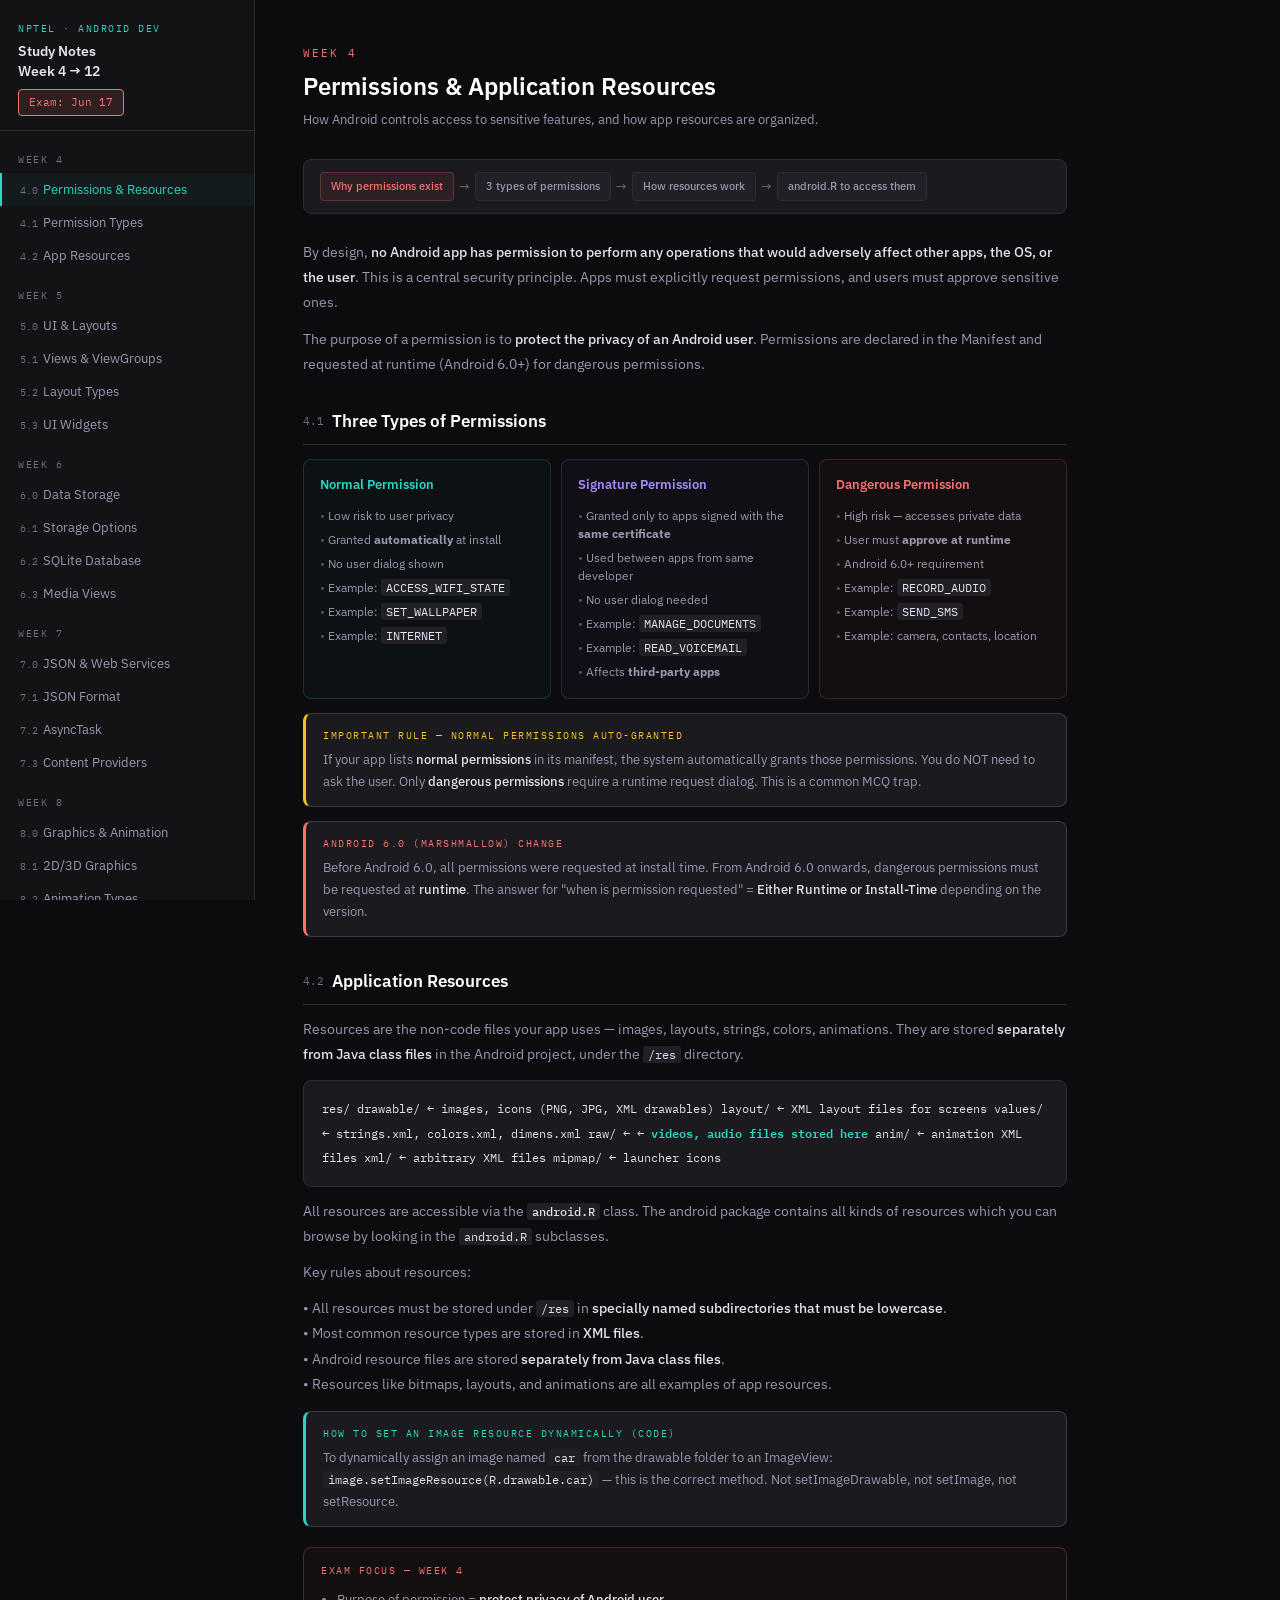
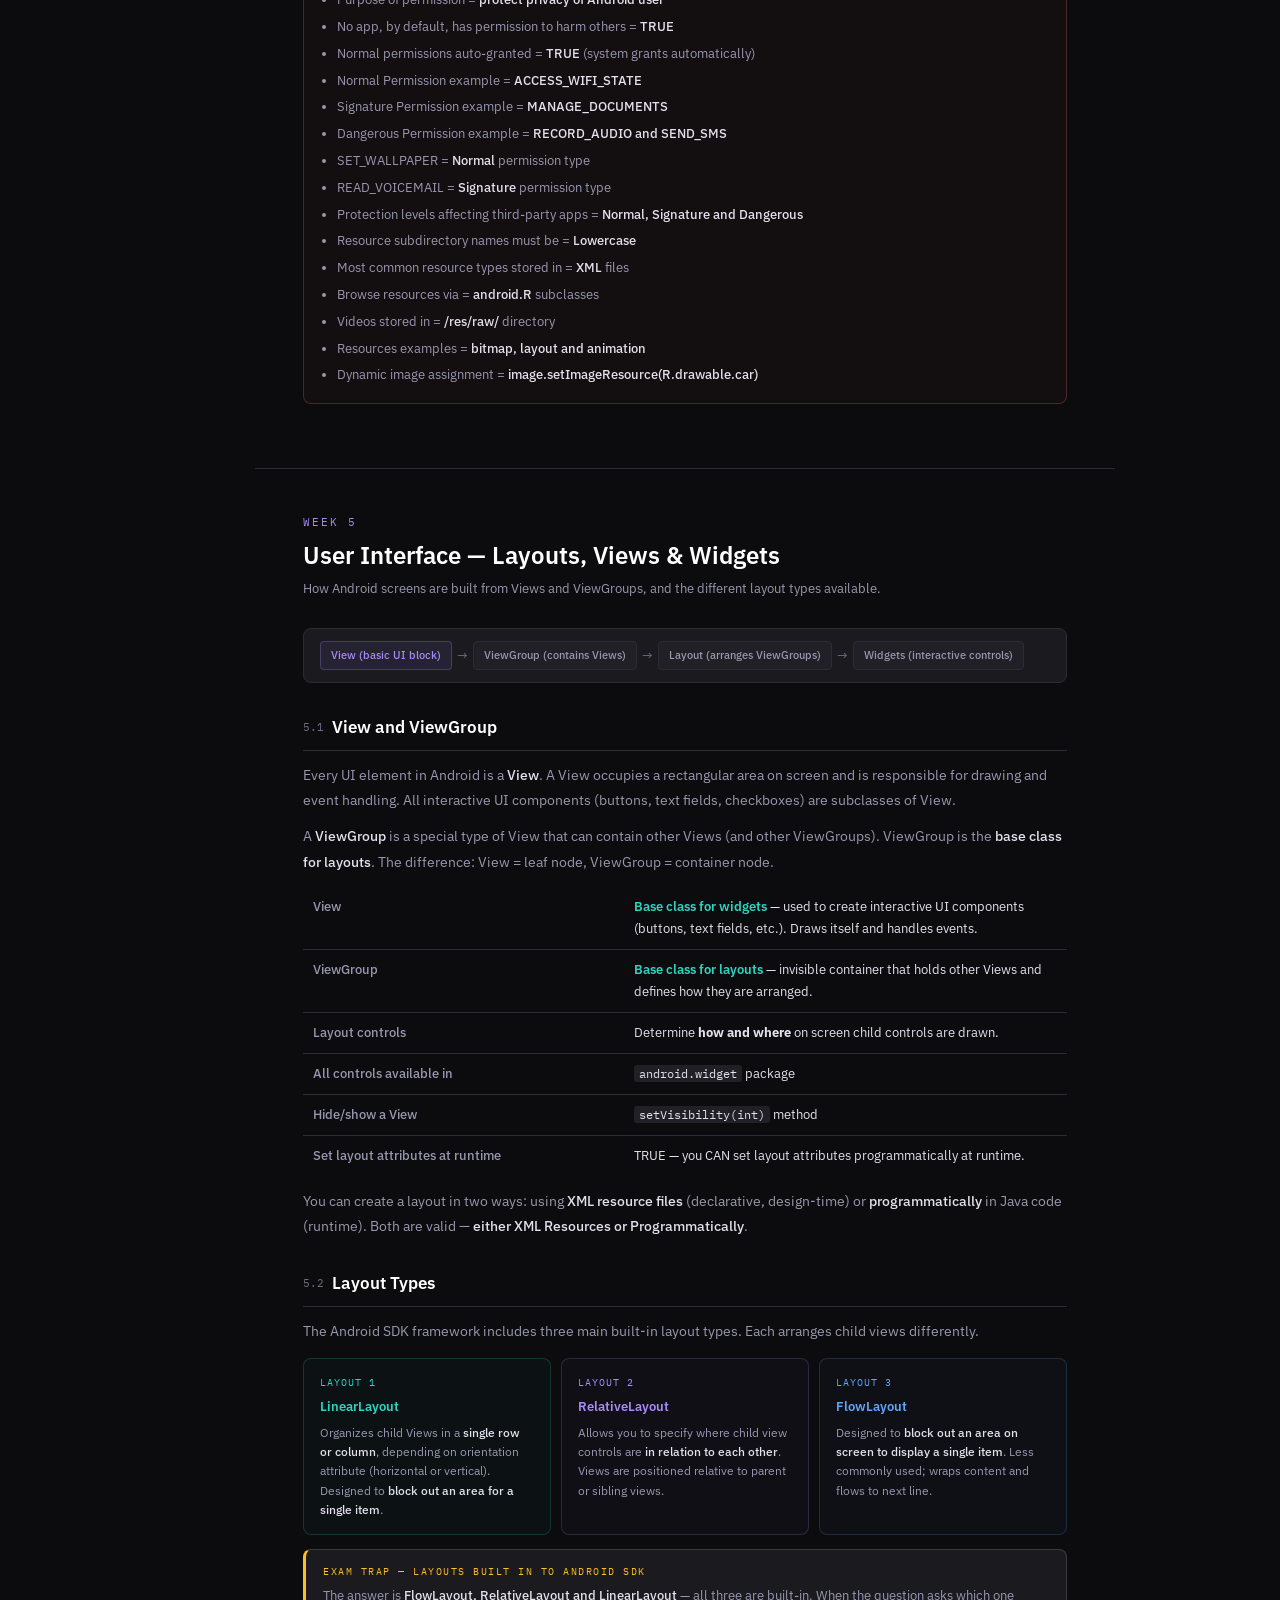
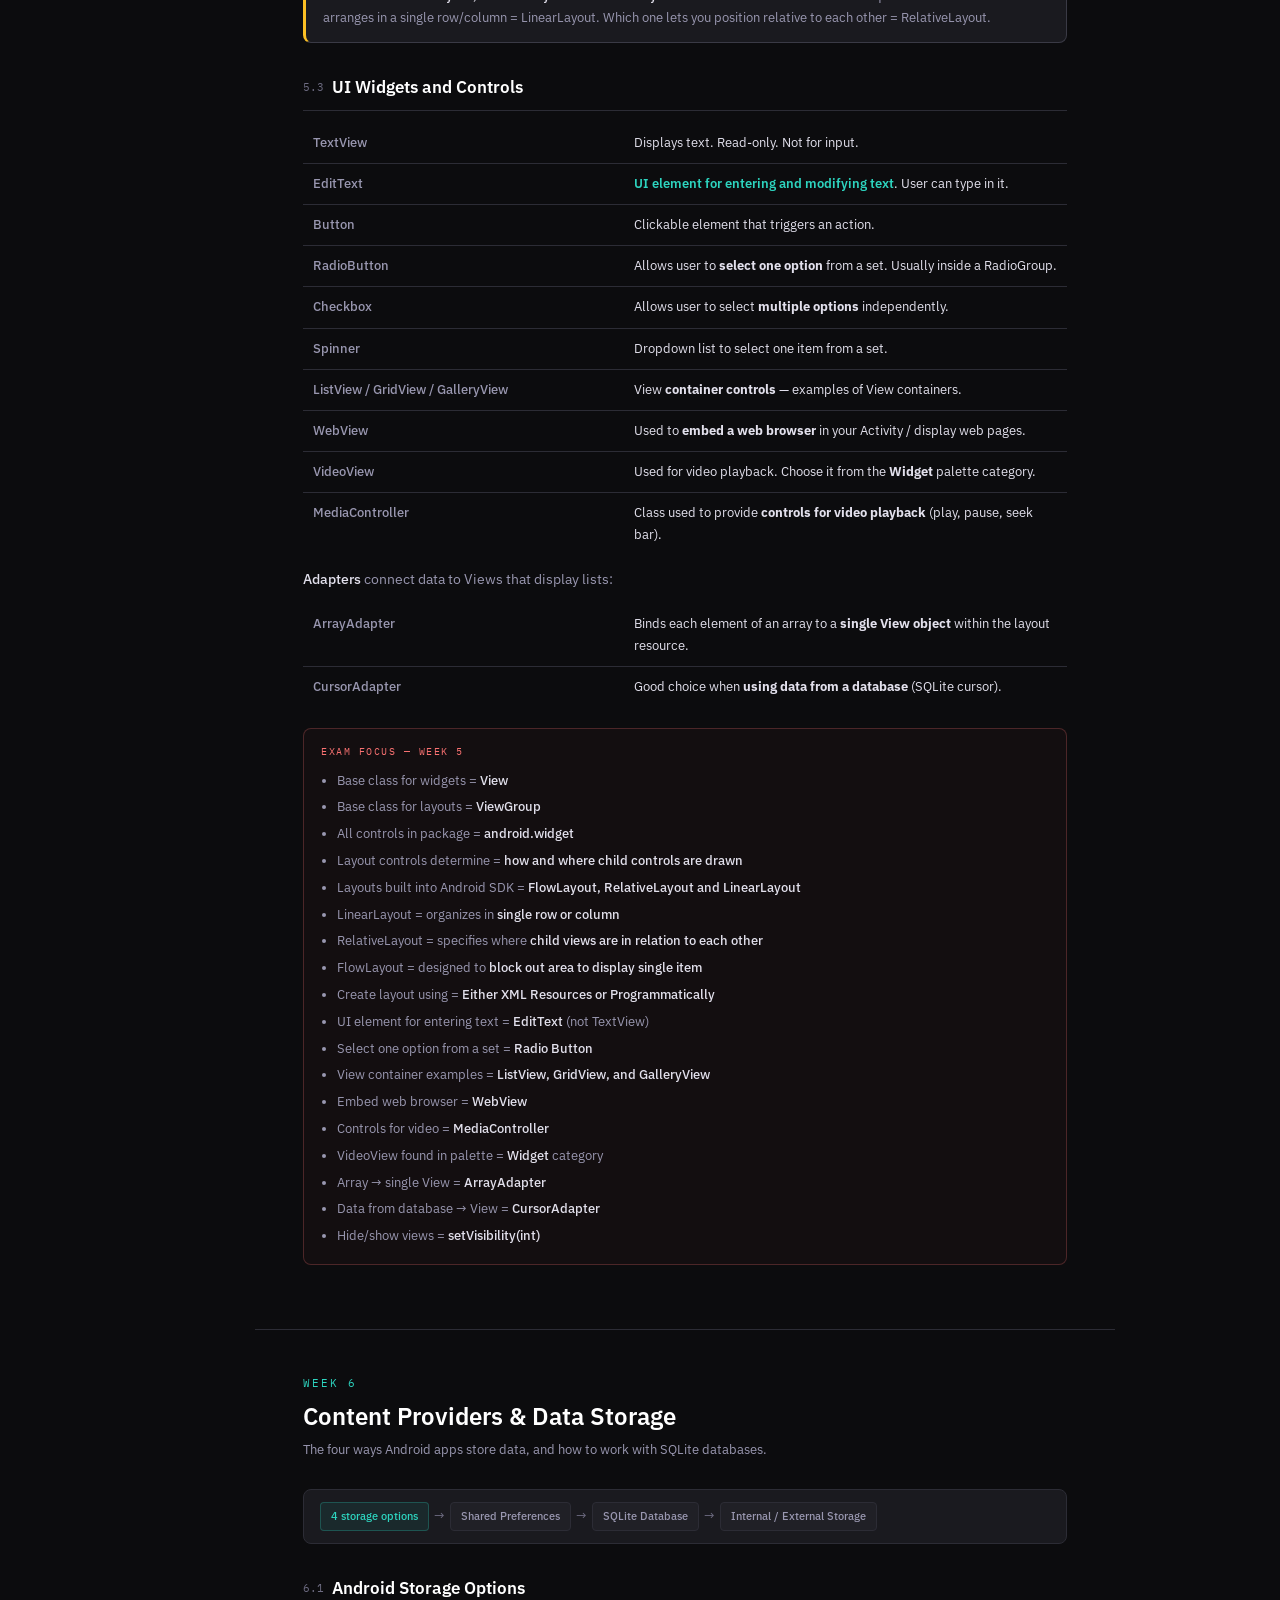
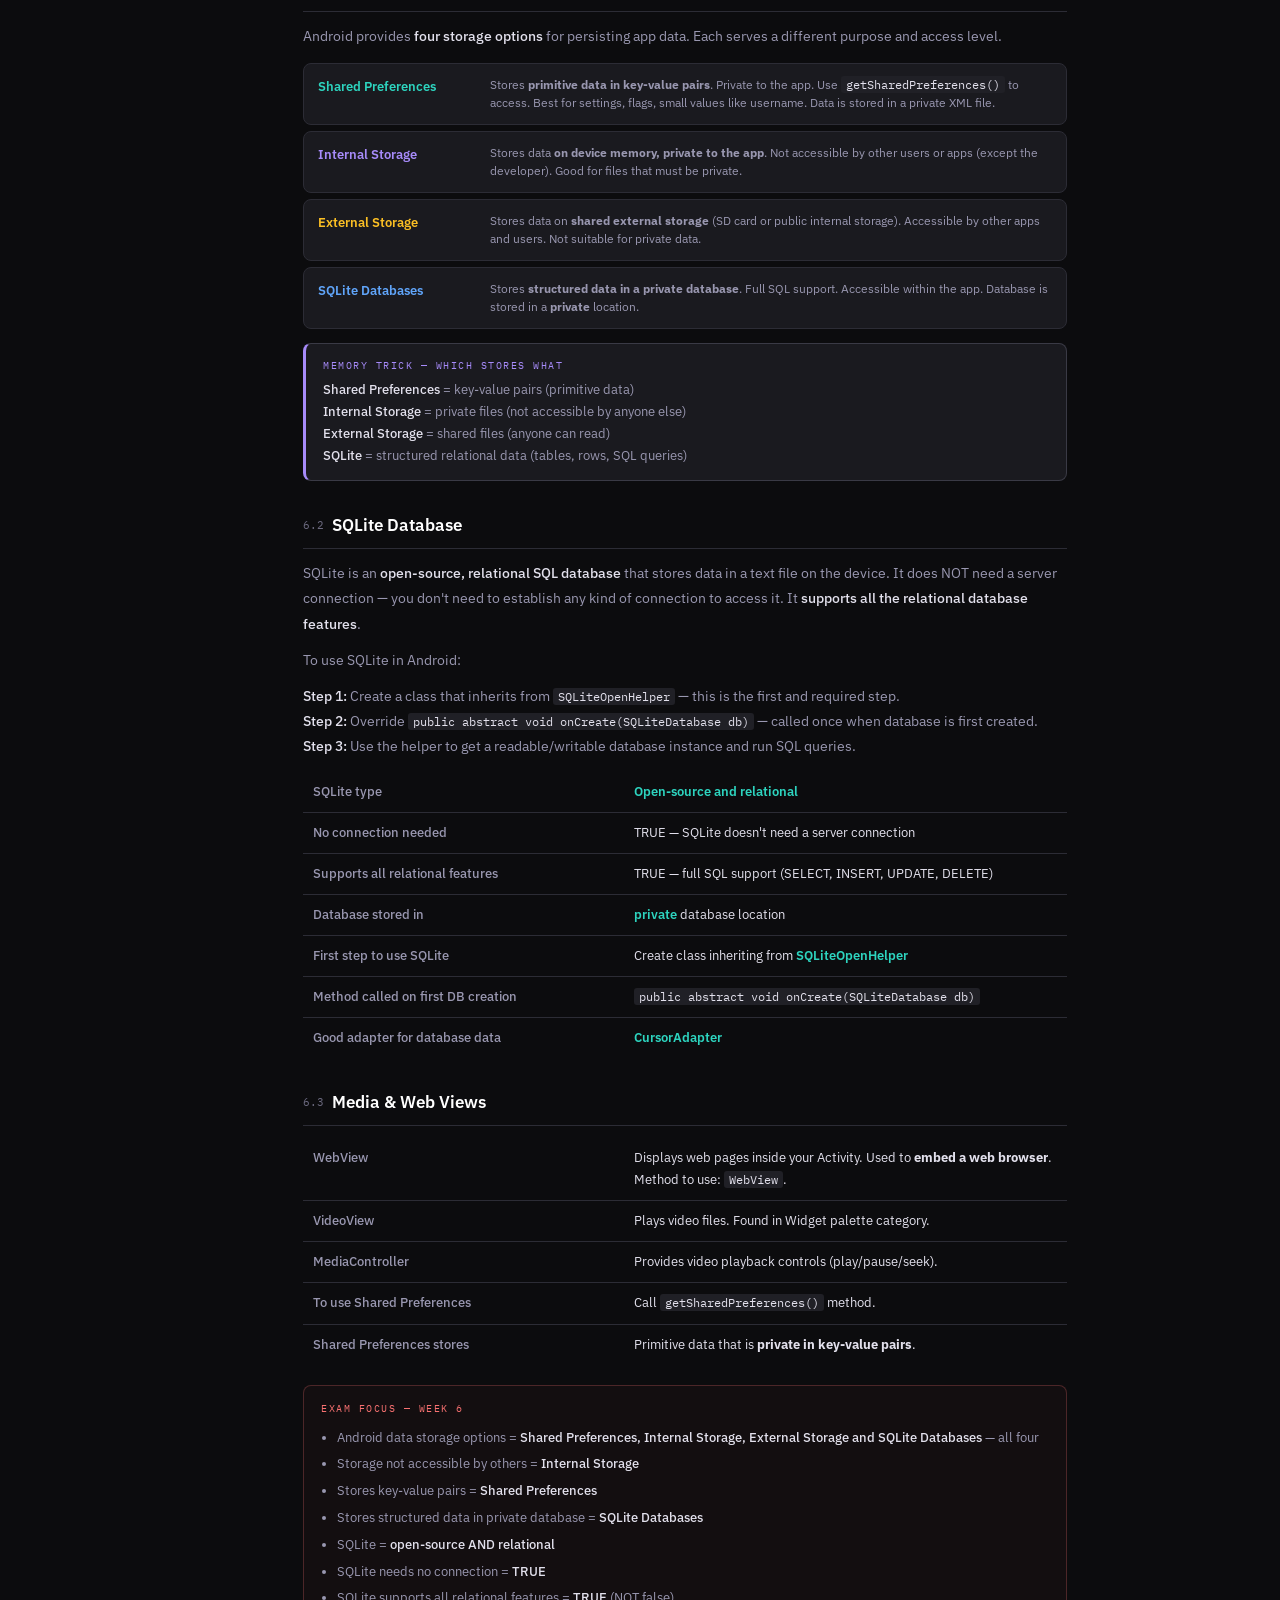
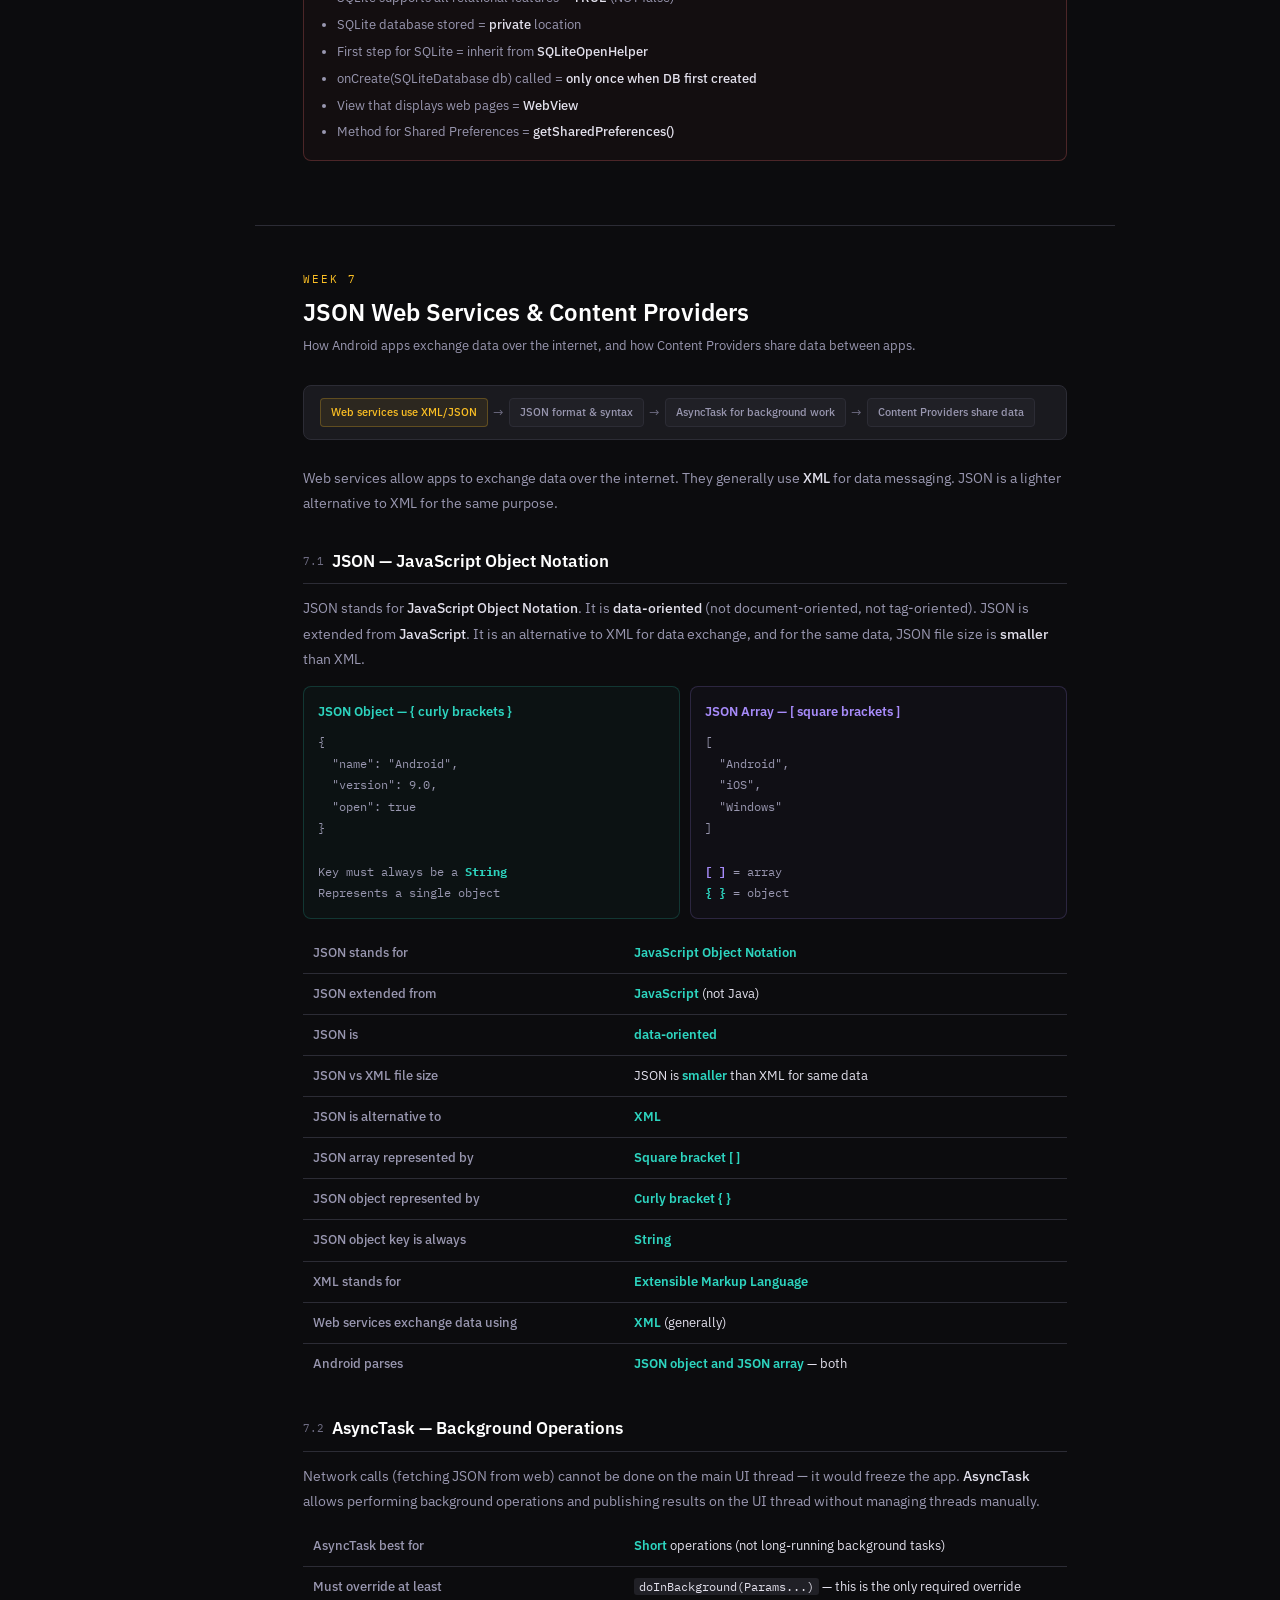
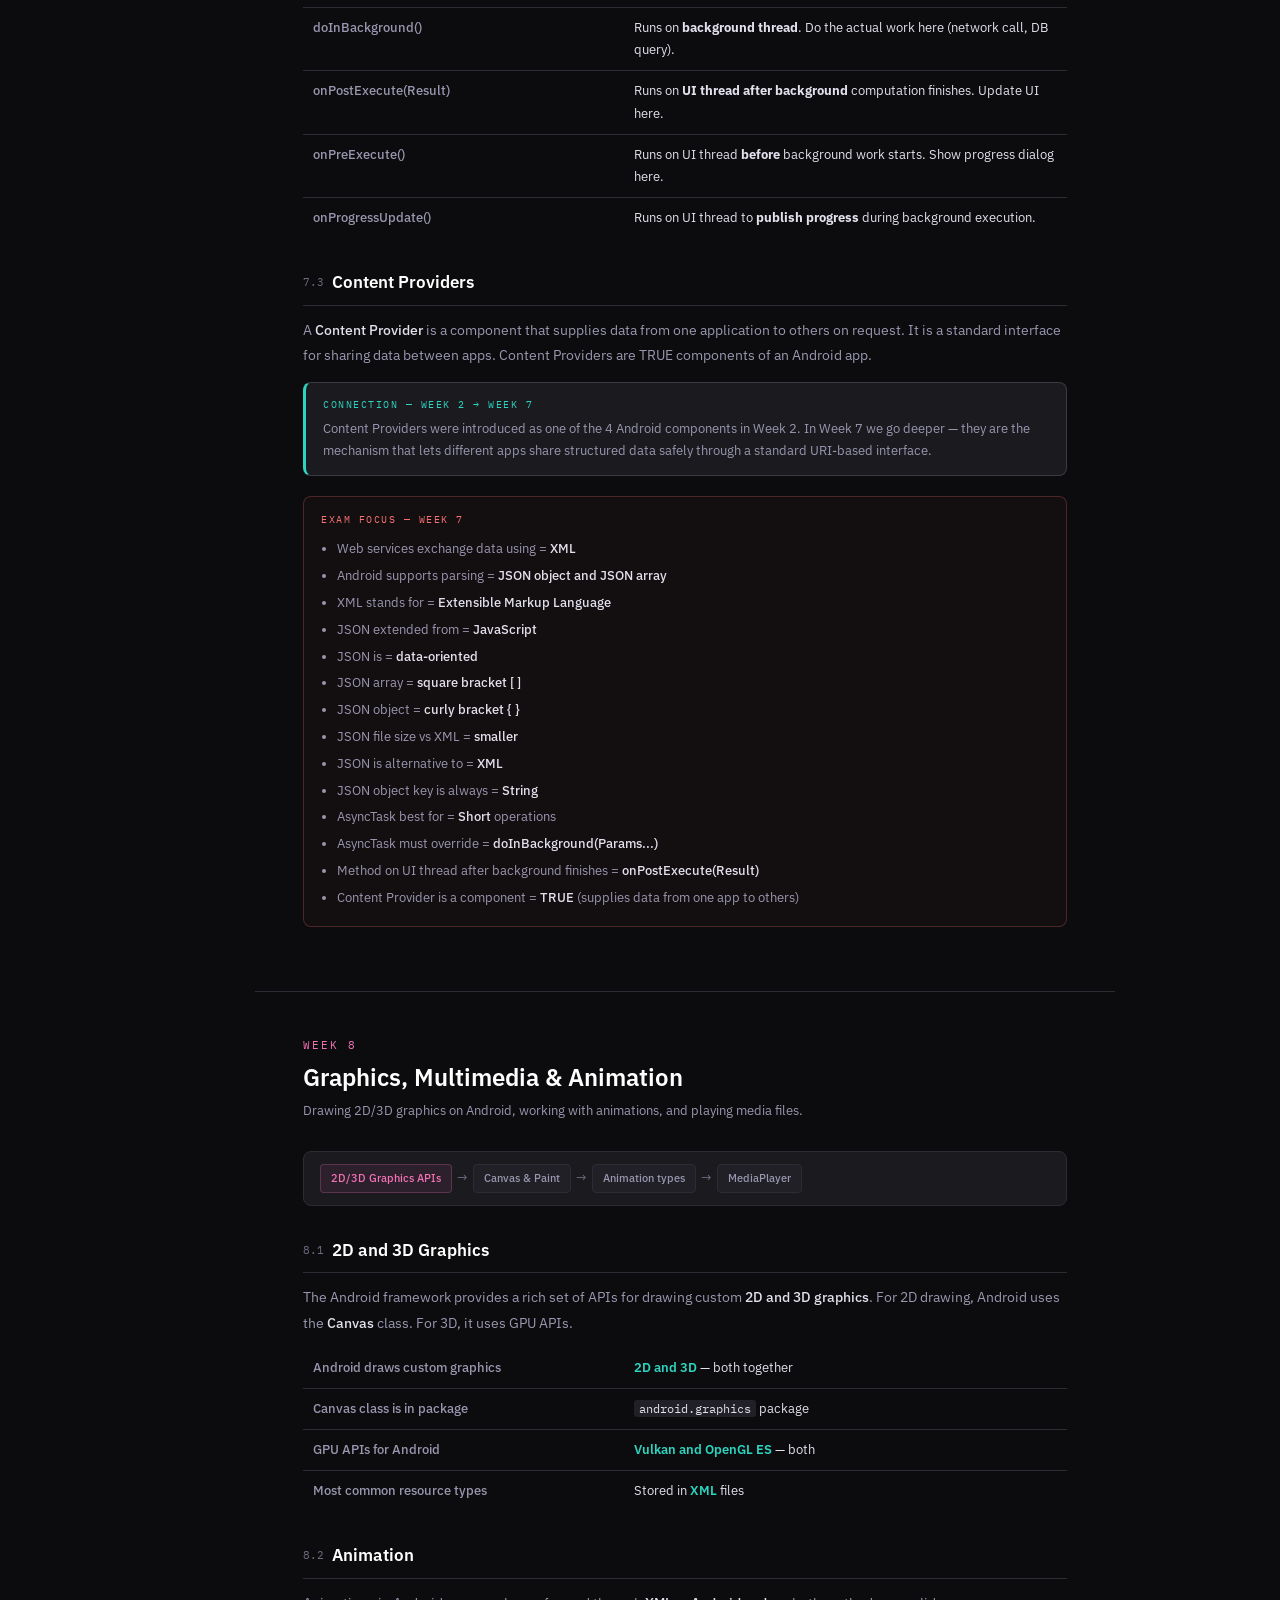
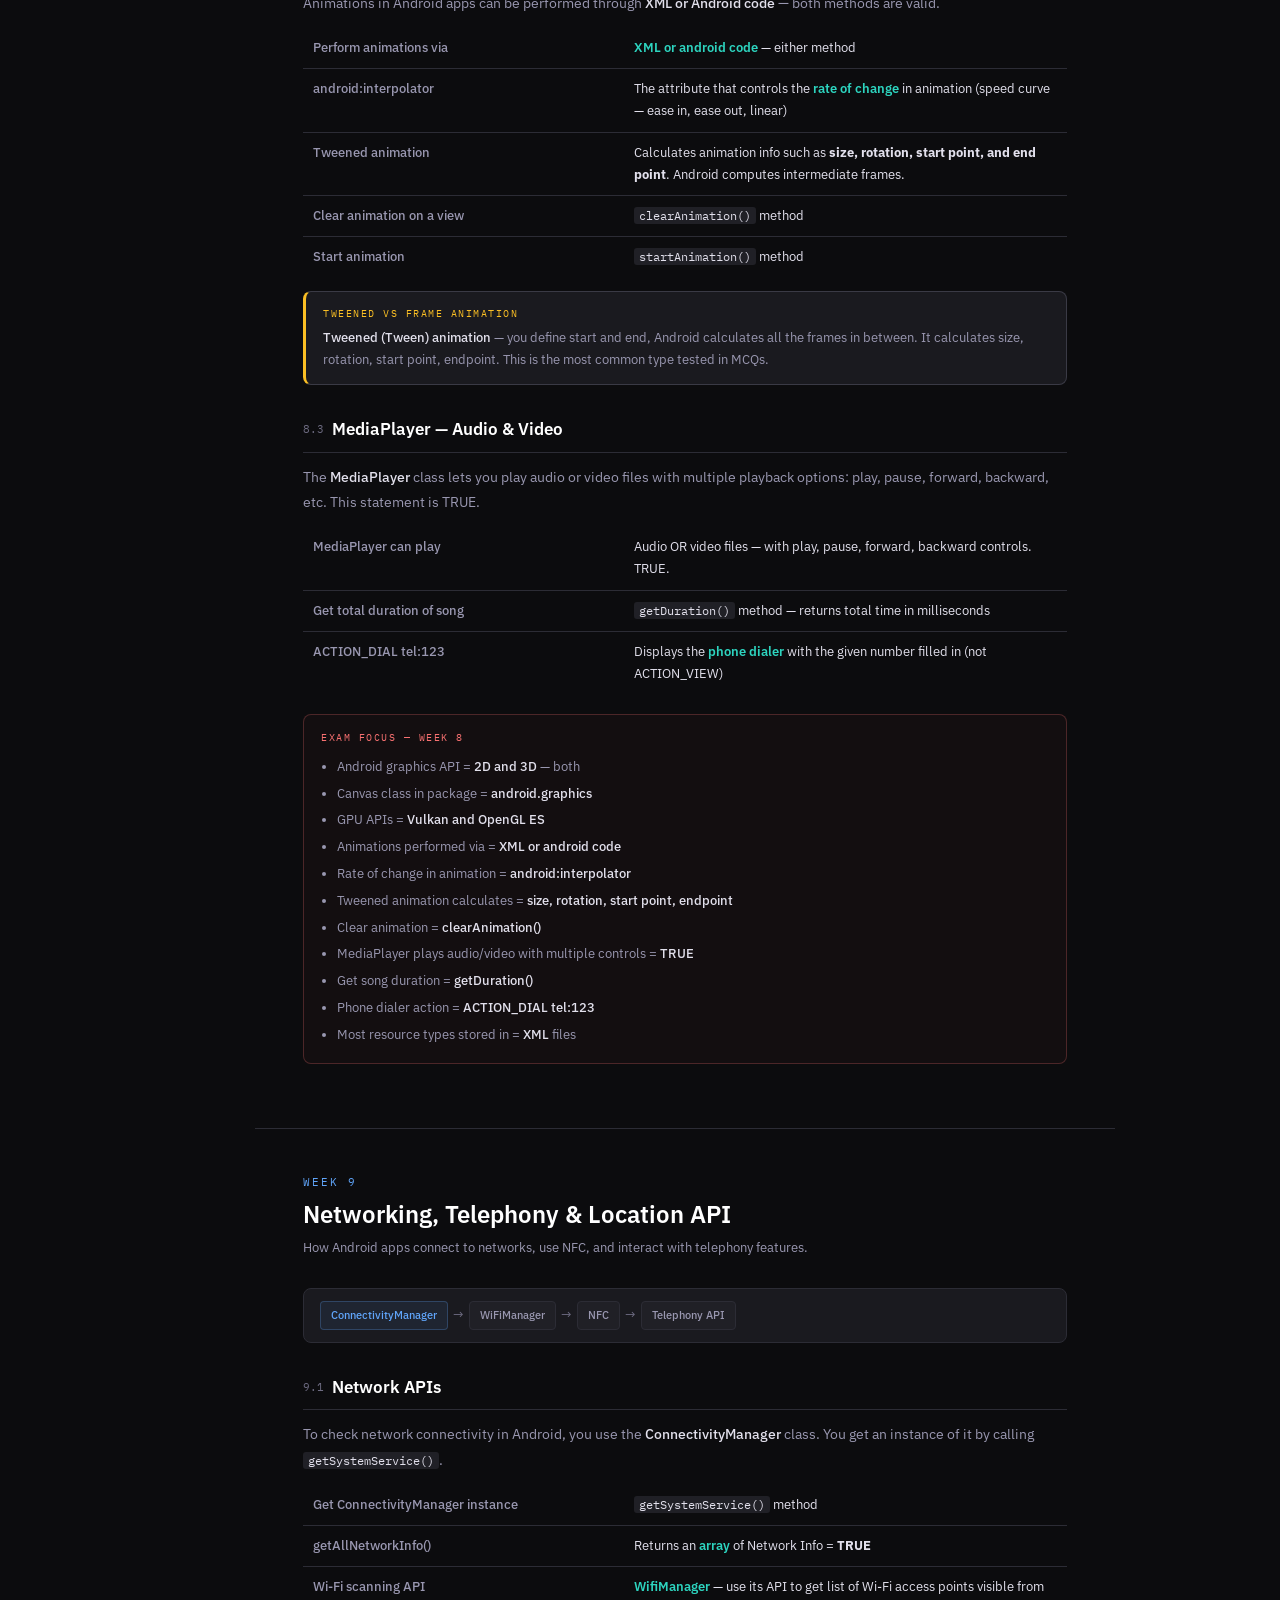
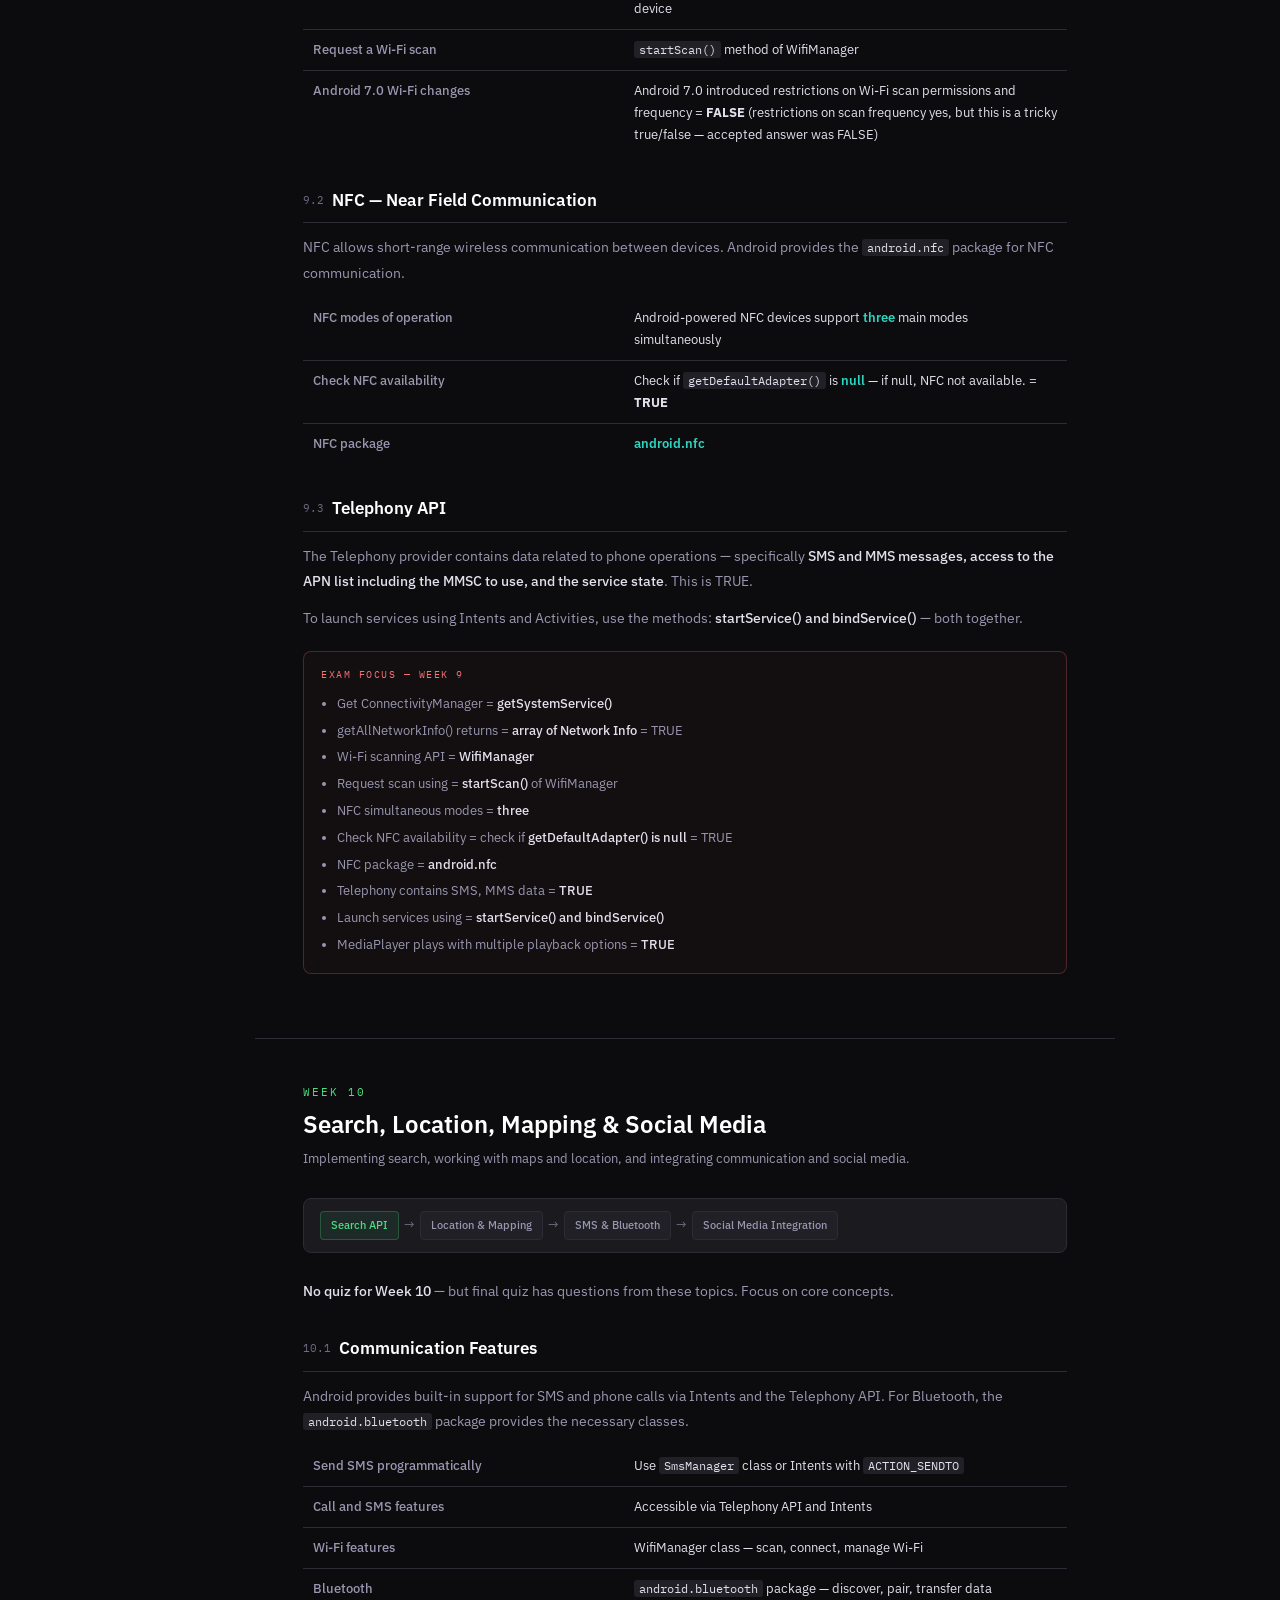
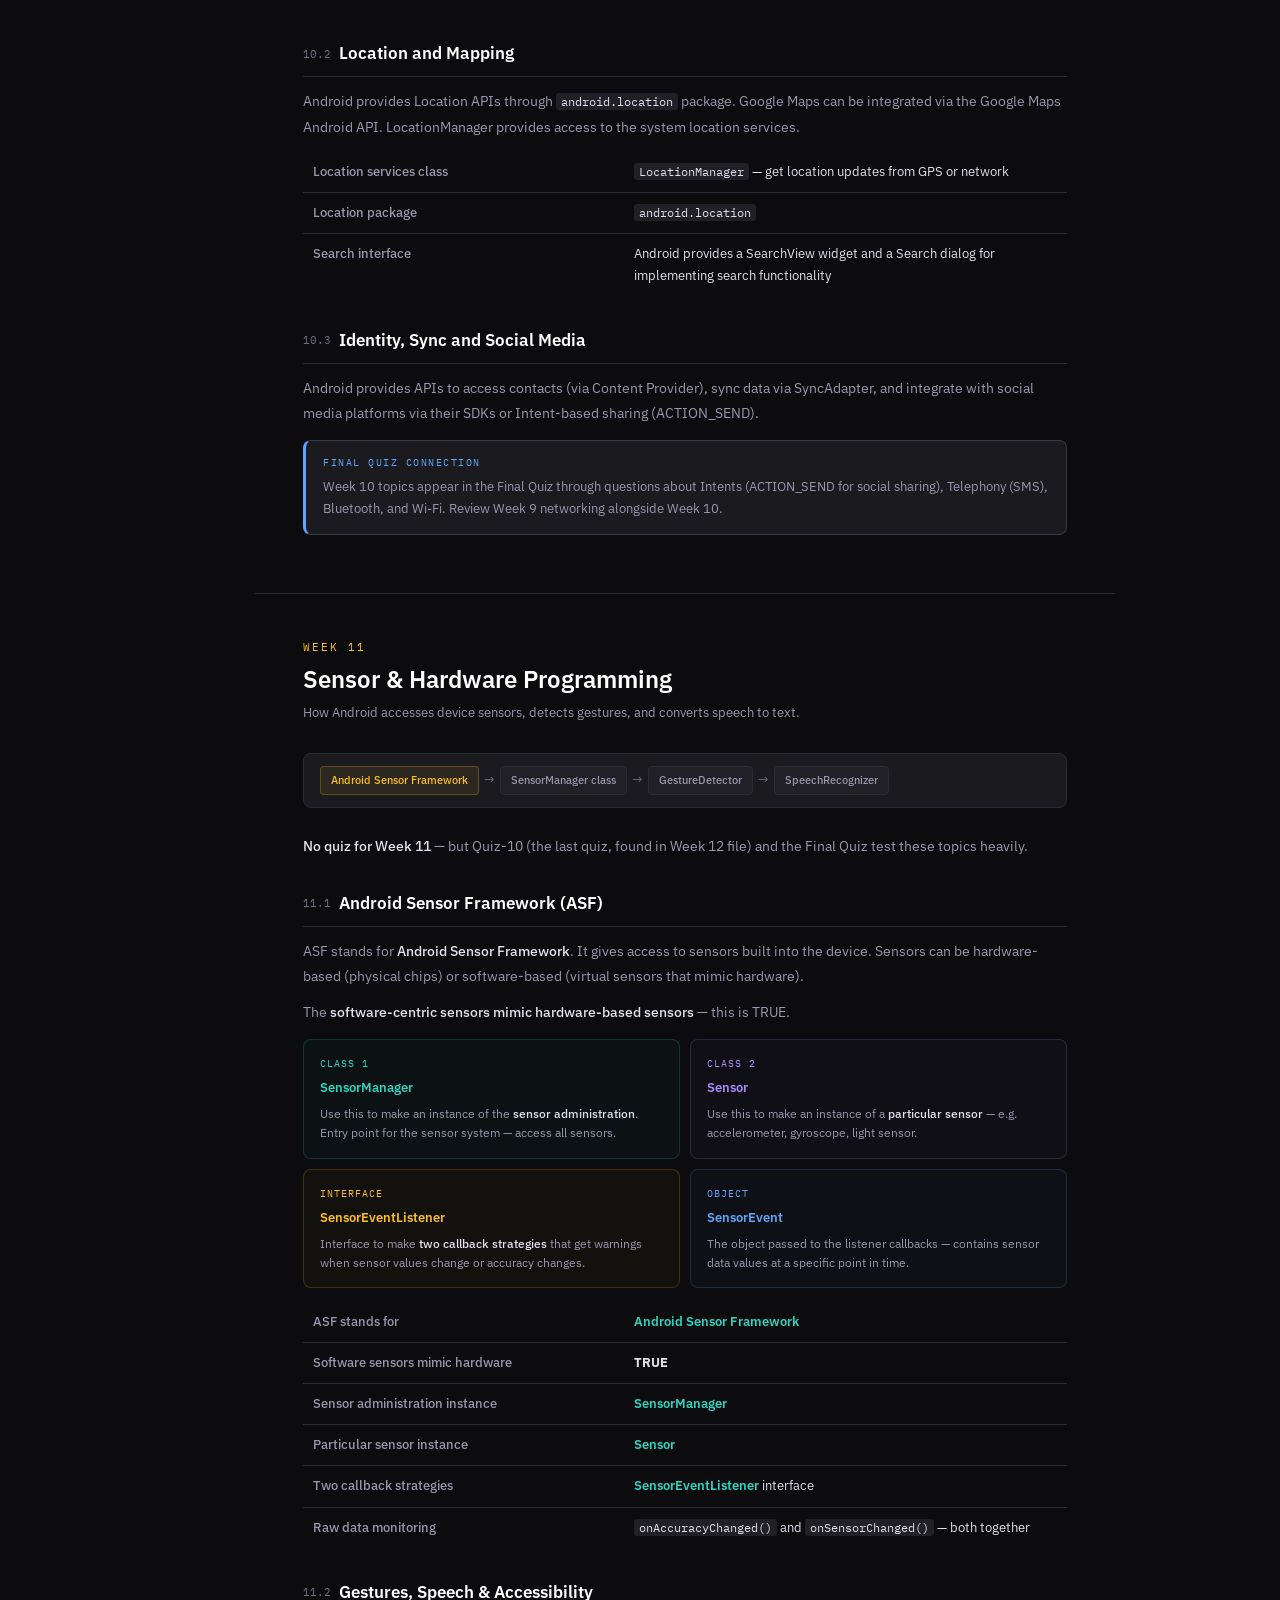
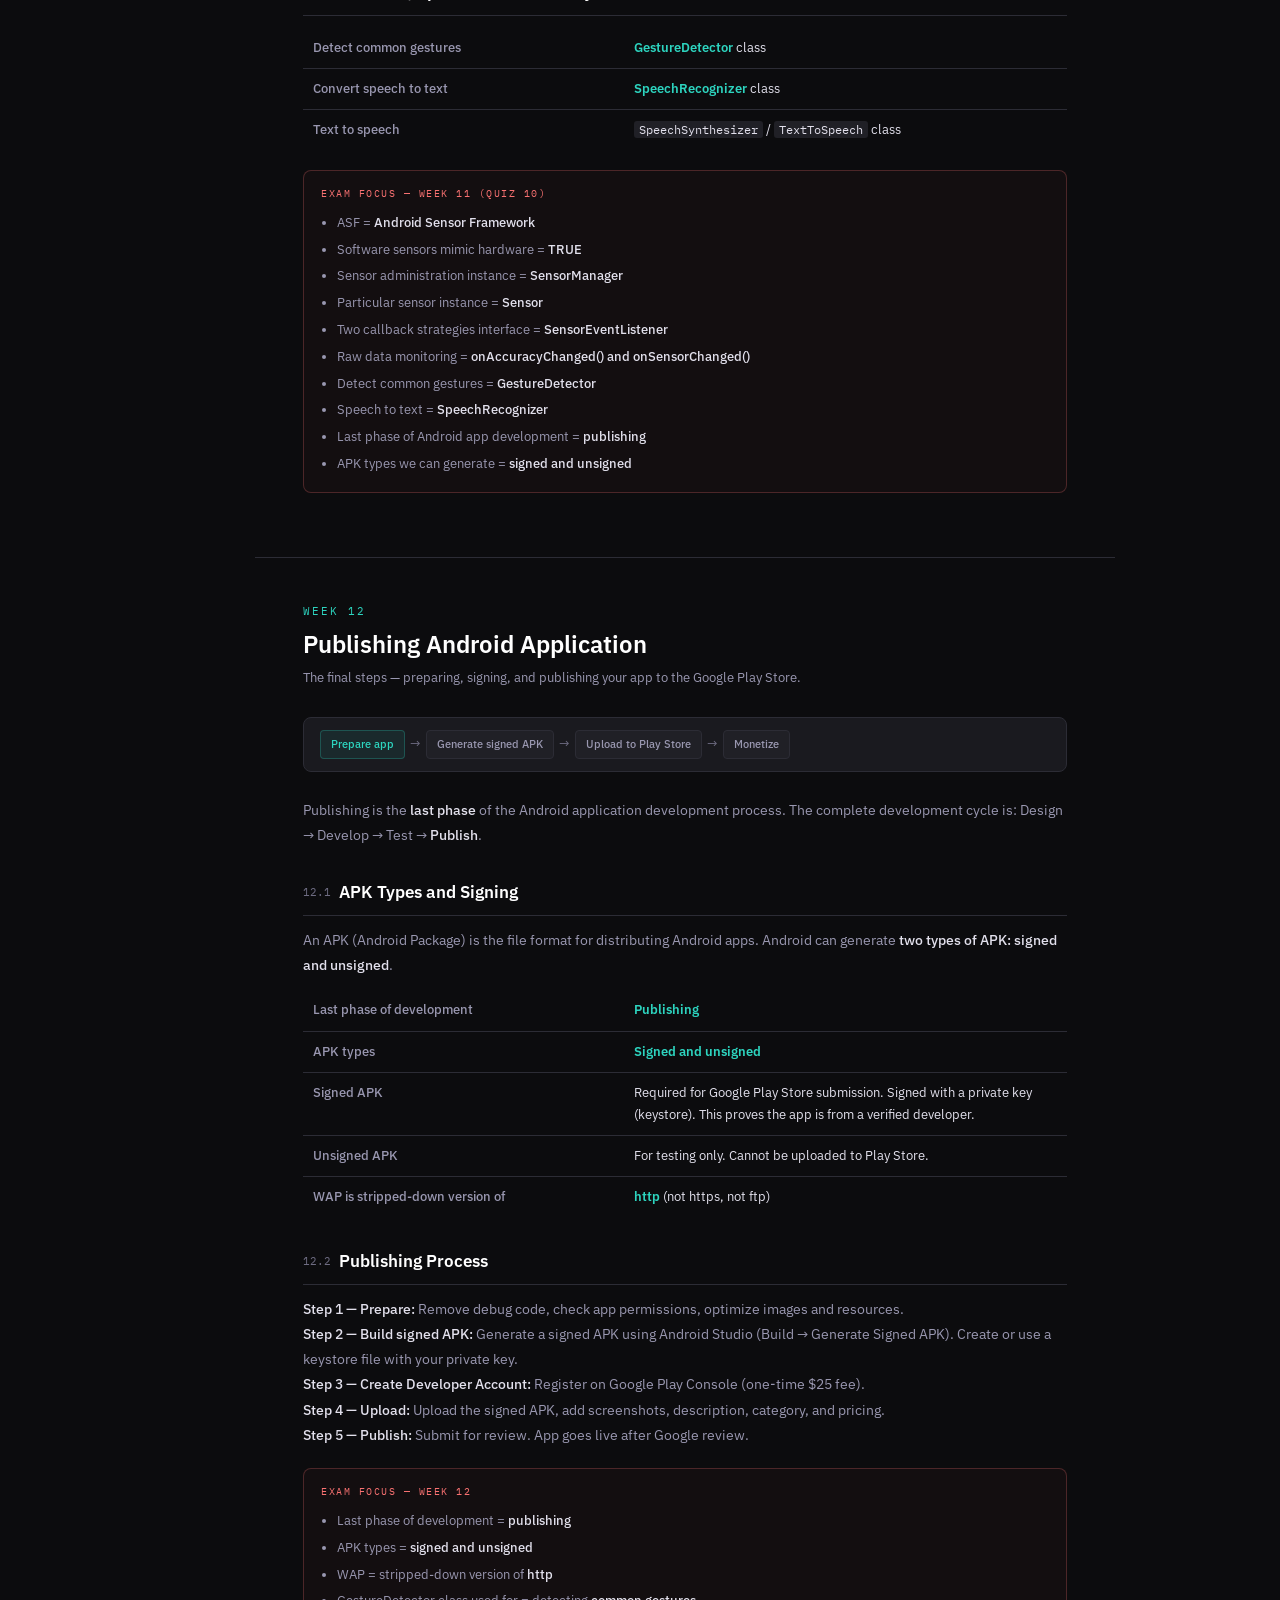
<file: Day 36/android_notes_week4_12.html>
<!DOCTYPE html>
<html lang="en">
<head>
<meta charset="UTF-8">
<meta name="viewport" content="width=device-width, initial-scale=1.0">
<title>Android Dev — Complete Notes Week 4–12</title>
<link href="https://fonts.googleapis.com/css2?family=IBM+Plex+Mono:wght@400;600&family=IBM+Plex+Sans:wght@300;400;500;600&display=swap" rel="stylesheet">
<style>
:root{--bg:#0c0c0e;--bg2:#131316;--bg3:#1a1a1f;--bg4:#202026;--border:#2c2c35;--border2:#3a3a45;--text:#e2e0ec;--muted:#6e6c82;--muted2:#9997b0;--teal:#2dd4bf;--purple:#a78bfa;--amber:#fbbf24;--coral:#f87171;--blue:#60a5fa;--green:#4ade80;--pink:#f472b6;--mono:'IBM Plex Mono',monospace;--sans:'IBM Plex Sans',sans-serif}
*{box-sizing:border-box;margin:0;padding:0}html{scroll-behavior:smooth}
body{font-family:var(--sans);background:var(--bg);color:var(--text);font-size:15px;line-height:1.7}
::-webkit-scrollbar{width:6px}::-webkit-scrollbar-track{background:var(--bg2)}::-webkit-scrollbar-thumb{background:var(--border2);border-radius:3px}
.shell{display:flex;min-height:100vh}
.sidebar{width:255px;min-width:255px;background:var(--bg2);border-right:1px solid var(--border);position:sticky;top:0;height:100vh;overflow-y:auto;padding:0 0 60px;flex-shrink:0}
.sidebar-header{padding:20px 18px 14px;border-bottom:1px solid var(--border);margin-bottom:6px}
.course-tag{font-family:var(--mono);font-size:10px;letter-spacing:1.5px;color:var(--teal);margin-bottom:5px;text-transform:uppercase;display:block}
.sidebar-header h2{font-size:14px;font-weight:600;color:var(--text);line-height:1.4}
.exam-tag{display:inline-block;margin-top:8px;background:#f8717120;border:1px solid var(--coral);color:var(--coral);font-size:11px;font-family:var(--mono);padding:3px 10px;border-radius:4px}
.nav-week-label{font-family:var(--mono);font-size:10px;letter-spacing:1.5px;color:var(--muted);text-transform:uppercase;padding:14px 18px 5px}
.nav-item{display:block;padding:6px 18px;color:var(--muted2);font-size:12.5px;text-decoration:none;border-left:2px solid transparent;transition:all .15s;cursor:pointer}
.nav-item:hover{color:var(--text);background:var(--bg3)}
.nav-item.active{color:var(--teal);border-left-color:var(--teal);background:#2dd4bf0a}
.nav-item .num{font-family:var(--mono);font-size:10px;color:var(--muted);margin-right:5px}
.nav-hot{color:var(--coral);font-size:10px;margin-left:3px}
.main{flex:1;min-width:0;padding:0 0 80px}
.section{border-bottom:1px solid var(--border);padding:44px 48px;max-width:860px}
@media(max-width:900px){.sidebar{display:none}.section{padding:28px 18px}.mcq-wrap{padding:28px 18px}}
.week-header{margin-bottom:28px}
.week-tag{font-family:var(--mono);font-size:11px;letter-spacing:2px;text-transform:uppercase;margin-bottom:8px;display:block}
.wt-4{color:var(--coral)}.wt-5{color:var(--purple)}.wt-6{color:var(--teal)}.wt-7{color:var(--amber)}.wt-8{color:var(--pink)}.wt-9{color:var(--blue)}.wt-10{color:var(--green)}.wt-11{color:var(--amber)}.wt-12{color:var(--teal)}
.week-header h1{font-size:24px;font-weight:600;color:#fff;line-height:1.3;margin-bottom:6px}
.week-header .subtitle{color:var(--muted2);font-size:13px}
.topic-flow{display:flex;align-items:center;gap:5px;flex-wrap:wrap;margin:16px 0 26px;padding:12px 16px;background:var(--bg3);border-radius:8px;border:1px solid var(--border)}
.flow-step{font-size:11px;font-weight:500;padding:4px 10px;border-radius:4px}
.flow-arrow{color:var(--muted);font-size:13px}
.section h2{font-size:17px;font-weight:600;color:#fff;margin:30px 0 12px;padding-bottom:8px;border-bottom:1px solid var(--border);display:flex;align-items:center;gap:8px}
.h2n{font-family:var(--mono);font-size:11px;color:var(--muted);font-weight:400}
.section p{color:var(--muted2);margin-bottom:11px;font-size:14px;line-height:1.8}
.section p strong{color:var(--text);font-weight:500}
.connect{background:var(--bg3);border:1px solid var(--border2);border-radius:8px;padding:13px 17px;margin:14px 0;font-size:13px;color:var(--muted2);line-height:1.7}
.connect .label{font-family:var(--mono);font-size:10px;letter-spacing:1.5px;text-transform:uppercase;margin-bottom:5px;display:block}
.connect.teal{border-left:3px solid var(--teal)}.connect.teal .label{color:var(--teal)}
.connect.purple{border-left:3px solid var(--purple)}.connect.purple .label{color:var(--purple)}
.connect.amber{border-left:3px solid var(--amber)}.connect.amber .label{color:var(--amber)}
.connect.coral{border-left:3px solid var(--coral)}.connect.coral .label{color:var(--coral)}
.connect.blue{border-left:3px solid var(--blue)}.connect.blue .label{color:var(--blue)}
.connect strong{color:var(--text);font-weight:500}
.ftable{width:100%;border-collapse:collapse;margin:12px 0;font-size:13px}
.ftable tr{border-bottom:1px solid var(--border)}
.ftable tr:last-child{border-bottom:none}
.ftable td{padding:9px 10px;vertical-align:top}
.fkey{color:var(--muted2);width:42%;font-weight:500}
.fval{color:var(--text)}
.fval .ans{color:var(--teal);font-weight:600}
.fval .warn{color:var(--coral)}
.code-block{background:var(--bg3);border:1px solid var(--border);border-radius:8px;padding:16px 18px;margin:12px 0;font-family:var(--mono);font-size:12px;line-height:2;overflow-x:auto}
.xml-tag{color:var(--blue)}.xml-req{color:var(--teal);font-weight:600}.xml-opt{color:var(--muted2)}.xml-attr{color:var(--purple)}.xml-comment{color:var(--muted);font-style:italic}.xml-hl{color:var(--amber);font-weight:600}
.i1{padding-left:20px;display:block}.i2{padding-left:40px;display:block}
.exam-box{background:#f8717108;border:1px solid #f8717140;border-radius:8px;padding:14px 17px;margin:20px 0}
.exam-box .elabel{font-family:var(--mono);font-size:10px;letter-spacing:1.5px;color:var(--coral);text-transform:uppercase;margin-bottom:8px;display:block}
.exam-box ul{padding-left:16px}
.exam-box ul li{font-size:13px;color:var(--muted2);padding:3px 0;line-height:1.6}
.exam-box ul li strong{color:var(--text);font-weight:500}
.grid2{display:grid;grid-template-columns:1fr 1fr;gap:10px;margin:14px 0}
@media(max-width:580px){.grid2{grid-template-columns:1fr}}
.grid3{display:grid;grid-template-columns:1fr 1fr 1fr;gap:10px;margin:14px 0}
@media(max-width:700px){.grid3{grid-template-columns:1fr 1fr}}
@media(max-width:450px){.grid3{grid-template-columns:1fr}}
.card{background:var(--bg2);border:1px solid var(--border);border-radius:8px;padding:15px 16px}
.card .ctag{font-family:var(--mono);font-size:10px;letter-spacing:1px;text-transform:uppercase;margin-bottom:5px;display:block}
.card h4{font-size:13px;font-weight:600;margin-bottom:5px}
.card p{font-size:12px;color:var(--muted2);margin:0;line-height:1.6}
.c-teal .ctag,.c-teal h4{color:var(--teal)}.c-teal{background:#2dd4bf08;border-color:#2dd4bf30}
.c-purple .ctag,.c-purple h4{color:var(--purple)}.c-purple{background:#a78bfa08;border-color:#a78bfa30}
.c-amber .ctag,.c-amber h4{color:var(--amber)}.c-amber{background:#fbbf2408;border-color:#fbbf2430}
.c-blue .ctag,.c-blue h4{color:var(--blue)}.c-blue{background:#60a5fa08;border-color:#60a5fa30}
.c-coral .ctag,.c-coral h4{color:var(--coral)}.c-coral{background:#f8717108;border-color:#f8717130}
.c-pink .ctag,.c-pink h4{color:var(--pink)}.c-pink{background:#f472b608;border-color:#f472b630}
.c-green .ctag,.c-green h4{color:var(--green)}.c-green{background:#4ade8008;border-color:#4ade8030}
code{font-family:var(--mono);font-size:12px;background:var(--bg4);padding:1px 5px;border-radius:3px;color:var(--text)}
.perm-row{display:flex;gap:10px;margin:14px 0;flex-wrap:wrap}
.perm-box{border-radius:8px;padding:14px 16px;flex:1;min-width:160px;border:1px solid var(--border)}
.perm-box h4{font-size:13px;font-weight:600;margin-bottom:8px}
.perm-box ul{list-style:none;padding:0}
.perm-box ul li{font-size:12px;color:var(--muted2);padding:3px 0;line-height:1.5}
.perm-box ul li::before{content:'• ';opacity:.5}
.pb-normal{background:#2dd4bf08;border-color:#2dd4bf30}.pb-normal h4{color:var(--teal)}
.pb-sig{background:#a78bfa08;border-color:#a78bfa30}.pb-sig h4{color:var(--purple)}
.pb-danger{background:#f8717108;border-color:#f8717130}.pb-danger h4{color:var(--coral)}
.storage-row{display:flex;flex-direction:column;gap:6px;margin:14px 0}
.storage-item{display:flex;align-items:flex-start;gap:12px;padding:12px 14px;border-radius:8px;border:1px solid var(--border);background:var(--bg3)}
.storage-item .sname{font-size:13px;font-weight:600;min-width:160px;flex-shrink:0}
.storage-item .sdesc{font-size:12px;color:var(--muted2);line-height:1.5}
.si-sp .sname{color:var(--teal)}.si-is .sname{color:var(--purple)}.si-es .sname{color:var(--amber)}.si-db .sname{color:var(--blue)}
.json-split{display:grid;grid-template-columns:1fr 1fr;gap:10px;margin:14px 0}
@media(max-width:560px){.json-split{grid-template-columns:1fr}}
.jbox{border-radius:8px;padding:14px;border:1px solid var(--border)}
.jbox-obj{background:#2dd4bf08;border-color:#2dd4bf30}.jbox-obj h4{color:var(--teal)}
.jbox-arr{background:#a78bfa08;border-color:#a78bfa30}.jbox-arr h4{color:var(--purple)}
.jbox h4{font-size:13px;font-weight:600;margin-bottom:8px}
.jbox .jcode{font-family:var(--mono);font-size:12px;color:var(--muted2);line-height:1.8}
.net-table{width:100%;border-collapse:collapse;font-size:13px;margin:12px 0}
.net-table th{text-align:left;padding:8px 10px;background:var(--bg4);color:var(--muted2);font-weight:500;font-family:var(--mono);font-size:10px;letter-spacing:1px;border-bottom:1px solid var(--border)}
.net-table td{padding:9px 10px;border-bottom:1px solid var(--border);color:var(--muted2);vertical-align:top}
.net-table tr:last-child td{border-bottom:none}
.net-table .hl td{background:#2dd4bf08;color:var(--text)}
.net-table .hl td:first-child{border-left:2px solid var(--teal)}
.mcq-wrap{padding:44px 48px;max-width:860px}
.mcq-header{margin-bottom:24px}
.mcq-header h1{font-size:22px;font-weight:600;color:#fff;margin-bottom:5px}
.mcq-header p{font-size:13px;color:var(--muted2)}
.mcq-controls{display:flex;gap:8px;margin-bottom:16px;flex-wrap:wrap;align-items:center}
.mf{background:var(--bg3);border:1px solid var(--border);color:var(--muted2);font-family:var(--sans);font-size:11px;padding:5px 11px;border-radius:6px;cursor:pointer;transition:all .15s}
.mf:hover,.mf.on{background:#2dd4bf12;border-color:var(--teal);color:var(--teal)}
.rev-btn{background:var(--bg3);border:1px solid var(--border2);color:var(--muted2);font-family:var(--sans);font-size:12px;padding:6px 13px;border-radius:6px;cursor:pointer;margin-left:auto;transition:all .15s}
.rev-btn:hover{border-color:var(--teal);color:var(--teal)}
.score-line{font-family:var(--mono);font-size:12px;color:var(--muted);margin-bottom:14px}
.score-line span{color:var(--teal);font-weight:600}
.mcq-card{background:var(--bg2);border:1px solid var(--border);border-radius:8px;padding:15px 17px;margin-bottom:7px;cursor:pointer;transition:border-color .15s}
.mcq-card:hover{border-color:var(--border2)}
.mcq-card.done{border-color:#4ade8040}
.mcq-card.hidden{display:none}
.mcq-q{font-size:13px;color:var(--text);line-height:1.6}
.mcq-meta{font-family:var(--mono);font-size:10px;color:var(--muted);margin-top:3px}
.mcq-hint{font-size:11px;color:var(--muted);margin-top:5px}
.mcq-ans{display:none;margin-top:9px;padding:10px 13px;background:#4ade8010;border:1px solid #4ade8040;border-radius:6px;font-size:13px;color:var(--green);font-weight:500}
.top-bar{display:none;background:var(--bg2);border-bottom:1px solid var(--border);padding:11px 15px;position:sticky;top:0;z-index:50;align-items:center;justify-content:space-between}
@media(max-width:900px){.top-bar{display:flex}}
.top-bar span{font-size:13px;font-weight:600;color:var(--text)}
.mob-jump{background:var(--bg3);border:1px solid var(--border);color:var(--muted2);font-family:var(--sans);font-size:12px;padding:5px 10px;border-radius:6px;cursor:pointer}
</style>
</head>
<body>

<div class="top-bar">
  <span>Android Notes — Week 4–12</span>
  <select class="mob-jump" onchange="document.getElementById(this.value)?.scrollIntoView({behavior:'smooth'})">
    <option value="">Jump to section</option>
    <option value="w4">Week 4 — Permissions & Resources</option>
    <option value="w5">Week 5 — UI & Layouts</option>
    <option value="w6">Week 6 — Content Providers & Data Storage</option>
    <option value="w7">Week 7 — JSON Web Services</option>
    <option value="w8">Week 8 — Graphics & Animation</option>
    <option value="w9">Week 9 — Networking & Telephony</option>
    <option value="w10">Week 10 — Search, Maps & Social</option>
    <option value="w11">Week 11 — Sensors & Hardware</option>
    <option value="w12">Week 12 — Publishing</option>
    <option value="practice">Practice MCQs</option>
  </select>
</div>

<div class="shell">
<nav class="sidebar">
  <div class="sidebar-header">
    <div class="course-tag">NPTEL · Android Dev</div>
    <h2>Study Notes<br>Week 4 → 12</h2>
    <span class="exam-tag">Exam: Jun 17</span>
  </div>

  <div class="nav-week-label">Week 4</div>
  <a class="nav-item active" onclick="nav(this,'w4')"><span class="num">4.0</span>Permissions &amp; Resources</a>
  <a class="nav-item" onclick="nav(this,'w4-perms')"><span class="num">4.1</span>Permission Types</a>
  <a class="nav-item" onclick="nav(this,'w4-res')"><span class="num">4.2</span>App Resources</a>

  <div class="nav-week-label">Week 5</div>
  <a class="nav-item" onclick="nav(this,'w5')"><span class="num">5.0</span>UI &amp; Layouts</a>
  <a class="nav-item" onclick="nav(this,'w5-view')"><span class="num">5.1</span>Views &amp; ViewGroups</a>
  <a class="nav-item" onclick="nav(this,'w5-layouts')"><span class="num">5.2</span>Layout Types</a>
  <a class="nav-item" onclick="nav(this,'w5-widgets')"><span class="num">5.3</span>UI Widgets</a>

  <div class="nav-week-label">Week 6</div>
  <a class="nav-item" onclick="nav(this,'w6')"><span class="num">6.0</span>Data Storage</a>
  <a class="nav-item" onclick="nav(this,'w6-storage')"><span class="num">6.1</span>Storage Options</a>
  <a class="nav-item" onclick="nav(this,'w6-sqlite')"><span class="num">6.2</span>SQLite Database</a>
  <a class="nav-item" onclick="nav(this,'w6-views')"><span class="num">6.3</span>Media Views</a>

  <div class="nav-week-label">Week 7</div>
  <a class="nav-item" onclick="nav(this,'w7')"><span class="num">7.0</span>JSON &amp; Web Services</a>
  <a class="nav-item" onclick="nav(this,'w7-json')"><span class="num">7.1</span>JSON Format</a>
  <a class="nav-item" onclick="nav(this,'w7-async')"><span class="num">7.2</span>AsyncTask</a>
  <a class="nav-item" onclick="nav(this,'w7-cp')"><span class="num">7.3</span>Content Providers</a>

  <div class="nav-week-label">Week 8</div>
  <a class="nav-item" onclick="nav(this,'w8')"><span class="num">8.0</span>Graphics &amp; Animation</a>
  <a class="nav-item" onclick="nav(this,'w8-graphics')"><span class="num">8.1</span>2D/3D Graphics</a>
  <a class="nav-item" onclick="nav(this,'w8-anim')"><span class="num">8.2</span>Animation Types</a>
  <a class="nav-item" onclick="nav(this,'w8-media')"><span class="num">8.3</span>Media Player</a>

  <div class="nav-week-label">Week 9</div>
  <a class="nav-item" onclick="nav(this,'w9')"><span class="num">9.0</span>Networking &amp; Telephony</a>
  <a class="nav-item" onclick="nav(this,'w9-net')"><span class="num">9.1</span>Network APIs</a>
  <a class="nav-item" onclick="nav(this,'w9-nfc')"><span class="num">9.2</span>NFC</a>
  <a class="nav-item" onclick="nav(this,'w9-tel')"><span class="num">9.3</span>Telephony API</a>

  <div class="nav-week-label">Week 10</div>
  <a class="nav-item" onclick="nav(this,'w10')"><span class="num">10.0</span>Search, Maps &amp; Social</a>

  <div class="nav-week-label">Week 11</div>
  <a class="nav-item" onclick="nav(this,'w11')"><span class="num">11.0</span>Sensors &amp; Hardware</a>
  <a class="nav-item" onclick="nav(this,'w11-sensors')"><span class="num">11.1</span>Sensor Framework</a>
  <a class="nav-item" onclick="nav(this,'w11-gesture')"><span class="num">11.2</span>Gestures &amp; Speech</a>

  <div class="nav-week-label">Week 12</div>
  <a class="nav-item" onclick="nav(this,'w12')"><span class="num">12.0</span>Publishing</a>

  <div class="nav-week-label">Practice</div>
  <a class="nav-item" onclick="nav(this,'practice')"><span class="num">★</span>MCQ Practice (80+ Qs)</a>
</nav>

<main class="main">

<!-- ══ WEEK 4 ══ -->
<div class="section" id="w4">
  <div class="week-header">
    <span class="week-tag wt-4">Week 4</span>
    <h1>Permissions &amp; Application Resources</h1>
    <p class="subtitle">How Android controls access to sensitive features, and how app resources are organized.</p>
  </div>
  <div class="topic-flow">
    <span class="flow-step" style="background:#f8717115;color:var(--coral);border:1px solid #f8717140">Why permissions exist</span>
    <span class="flow-arrow">→</span>
    <span class="flow-step" style="background:var(--bg4);color:var(--muted2);border:1px solid var(--border)">3 types of permissions</span>
    <span class="flow-arrow">→</span>
    <span class="flow-step" style="background:var(--bg4);color:var(--muted2);border:1px solid var(--border)">How resources work</span>
    <span class="flow-arrow">→</span>
    <span class="flow-step" style="background:var(--bg4);color:var(--muted2);border:1px solid var(--border)">android.R to access them</span>
  </div>

  <p>By design, <strong>no Android app has permission to perform any operations that would adversely affect other apps, the OS, or the user</strong>. This is a central security principle. Apps must explicitly request permissions, and users must approve sensitive ones.</p>
  <p>The purpose of a permission is to <strong>protect the privacy of an Android user</strong>. Permissions are declared in the Manifest and requested at runtime (Android 6.0+) for dangerous permissions.</p>

  <h2 id="w4-perms"><span class="h2n">4.1</span>Three Types of Permissions</h2>
  <div class="perm-row">
    <div class="perm-box pb-normal">
      <h4>Normal Permission</h4>
      <ul>
        <li>Low risk to user privacy</li>
        <li>Granted <strong>automatically</strong> at install</li>
        <li>No user dialog shown</li>
        <li>Example: <code>ACCESS_WIFI_STATE</code></li>
        <li>Example: <code>SET_WALLPAPER</code></li>
        <li>Example: <code>INTERNET</code></li>
      </ul>
    </div>
    <div class="perm-box pb-sig">
      <h4>Signature Permission</h4>
      <ul>
        <li>Granted only to apps signed with the <strong>same certificate</strong></li>
        <li>Used between apps from same developer</li>
        <li>No user dialog needed</li>
        <li>Example: <code>MANAGE_DOCUMENTS</code></li>
        <li>Example: <code>READ_VOICEMAIL</code></li>
        <li>Affects <strong>third-party apps</strong></li>
      </ul>
    </div>
    <div class="perm-box pb-danger">
      <h4>Dangerous Permission</h4>
      <ul>
        <li>High risk — accesses private data</li>
        <li>User must <strong>approve at runtime</strong></li>
        <li>Android 6.0+ requirement</li>
        <li>Example: <code>RECORD_AUDIO</code></li>
        <li>Example: <code>SEND_SMS</code></li>
        <li>Example: camera, contacts, location</li>
      </ul>
    </div>
  </div>

  <div class="connect amber">
    <span class="label">Important rule — Normal permissions auto-granted</span>
    If your app lists <strong>normal permissions</strong> in its manifest, the system automatically grants those permissions. You do NOT need to ask the user. Only <strong>dangerous permissions</strong> require a runtime request dialog. This is a common MCQ trap.
  </div>

  <div class="connect coral">
    <span class="label">Android 6.0 (Marshmallow) change</span>
    Before Android 6.0, all permissions were requested at install time. From Android 6.0 onwards, dangerous permissions must be requested at <strong>runtime</strong>. The answer for "when is permission requested" = <strong>Either Runtime or Install-Time</strong> depending on the version.
  </div>

  <h2 id="w4-res"><span class="h2n">4.2</span>Application Resources</h2>
  <p>Resources are the non-code files your app uses — images, layouts, strings, colors, animations. They are stored <strong>separately from Java class files</strong> in the Android project, under the <code>/res</code> directory.</p>

  <div class="code-block">
res/
  drawable/      ← images, icons (PNG, JPG, XML drawables)
  layout/        ← XML layout files for screens
  values/        ← strings.xml, colors.xml, dimens.xml
  raw/           ← ← <span class="xml-req">videos, audio files stored here</span>
  anim/          ← animation XML files
  xml/           ← arbitrary XML files
  mipmap/        ← launcher icons
  </div>

  <p>All resources are accessible via the <strong><code>android.R</code></strong> class. The android package contains all kinds of resources which you can browse by looking in the <code>android.R</code> subclasses.</p>

  <p>Key rules about resources:</p>
  <p>• All resources must be stored under <code>/res</code> in <strong>specially named subdirectories that must be lowercase</strong>.<br>
  • Most common resource types are stored in <strong>XML files</strong>.<br>
  • Android resource files are stored <strong>separately from Java class files</strong>.<br>
  • Resources like bitmaps, layouts, and animations are all examples of app resources.</p>

  <div class="connect teal">
    <span class="label">How to set an image resource dynamically (code)</span>
    To dynamically assign an image named <code>car</code> from the drawable folder to an ImageView:<br>
    <code>image.setImageResource(R.drawable.car)</code> — this is the correct method. Not setImageDrawable, not setImage, not setResource.
  </div>

  <div class="exam-box">
    <span class="elabel">Exam Focus — Week 4</span>
    <ul>
      <li>Purpose of permission = <strong>protect privacy of Android user</strong></li>
      <li>No app, by default, has permission to harm others = <strong>TRUE</strong></li>
      <li>Normal permissions auto-granted = <strong>TRUE</strong> (system grants automatically)</li>
      <li>Normal Permission example = <strong>ACCESS_WIFI_STATE</strong></li>
      <li>Signature Permission example = <strong>MANAGE_DOCUMENTS</strong></li>
      <li>Dangerous Permission example = <strong>RECORD_AUDIO and SEND_SMS</strong></li>
      <li>SET_WALLPAPER = <strong>Normal</strong> permission type</li>
      <li>READ_VOICEMAIL = <strong>Signature</strong> permission type</li>
      <li>Protection levels affecting third-party apps = <strong>Normal, Signature and Dangerous</strong></li>
      <li>Resource subdirectory names must be = <strong>Lowercase</strong></li>
      <li>Most common resource types stored in = <strong>XML</strong> files</li>
      <li>Browse resources via = <strong>android.R</strong> subclasses</li>
      <li>Videos stored in = <strong>/res/raw/</strong> directory</li>
      <li>Resources examples = <strong>bitmap, layout and animation</strong></li>
      <li>Dynamic image assignment = <strong>image.setImageResource(R.drawable.car)</strong></li>
    </ul>
  </div>
</div>

<!-- ══ WEEK 5 ══ -->
<div class="section" id="w5">
  <div class="week-header">
    <span class="week-tag wt-5">Week 5</span>
    <h1>User Interface — Layouts, Views &amp; Widgets</h1>
    <p class="subtitle">How Android screens are built from Views and ViewGroups, and the different layout types available.</p>
  </div>
  <div class="topic-flow">
    <span class="flow-step" style="background:#a78bfa15;color:var(--purple);border:1px solid #a78bfa40">View (basic UI block)</span>
    <span class="flow-arrow">→</span>
    <span class="flow-step" style="background:var(--bg4);color:var(--muted2);border:1px solid var(--border)">ViewGroup (contains Views)</span>
    <span class="flow-arrow">→</span>
    <span class="flow-step" style="background:var(--bg4);color:var(--muted2);border:1px solid var(--border)">Layout (arranges ViewGroups)</span>
    <span class="flow-arrow">→</span>
    <span class="flow-step" style="background:var(--bg4);color:var(--muted2);border:1px solid var(--border)">Widgets (interactive controls)</span>
  </div>

  <h2 id="w5-view"><span class="h2n">5.1</span>View and ViewGroup</h2>
  <p>Every UI element in Android is a <strong>View</strong>. A View occupies a rectangular area on screen and is responsible for drawing and event handling. All interactive UI components (buttons, text fields, checkboxes) are subclasses of View.</p>
  <p>A <strong>ViewGroup</strong> is a special type of View that can contain other Views (and other ViewGroups). ViewGroup is the <strong>base class for layouts</strong>. The difference: View = leaf node, ViewGroup = container node.</p>

  <table class="ftable">
    <tr><td class="fkey">View</td><td class="fval"><span class="ans">Base class for widgets</span> — used to create interactive UI components (buttons, text fields, etc.). Draws itself and handles events.</td></tr>
    <tr><td class="fkey">ViewGroup</td><td class="fval"><span class="ans">Base class for layouts</span> — invisible container that holds other Views and defines how they are arranged.</td></tr>
    <tr><td class="fkey">Layout controls</td><td class="fval">Determine <strong>how and where</strong> on screen child controls are drawn.</td></tr>
    <tr><td class="fkey">All controls available in</td><td class="fval"><code>android.widget</code> package</td></tr>
    <tr><td class="fkey">Hide/show a View</td><td class="fval"><code>setVisibility(int)</code> method</td></tr>
    <tr><td class="fkey">Set layout attributes at runtime</td><td class="fval">TRUE — you CAN set layout attributes programmatically at runtime.</td></tr>
  </table>

  <p>You can create a layout in two ways: using <strong>XML resource files</strong> (declarative, design-time) or <strong>programmatically</strong> in Java code (runtime). Both are valid — <strong>either XML Resources or Programmatically</strong>.</p>

  <h2 id="w5-layouts"><span class="h2n">5.2</span>Layout Types</h2>
  <p>The Android SDK framework includes three main built-in layout types. Each arranges child views differently.</p>

  <div class="grid3">
    <div class="card c-teal">
      <span class="ctag">Layout 1</span>
      <h4>LinearLayout</h4>
      <p>Organizes child Views in a <strong>single row or column</strong>, depending on orientation attribute (horizontal or vertical). Designed to <strong>block out an area for a single item</strong>.</p>
    </div>
    <div class="card c-purple">
      <span class="ctag">Layout 2</span>
      <h4>RelativeLayout</h4>
      <p>Allows you to specify where child view controls are <strong>in relation to each other</strong>. Views are positioned relative to parent or sibling views.</p>
    </div>
    <div class="card c-blue">
      <span class="ctag">Layout 3</span>
      <h4>FlowLayout</h4>
      <p>Designed to <strong>block out an area on screen to display a single item</strong>. Less commonly used; wraps content and flows to next line.</p>
    </div>
  </div>

  <div class="connect amber">
    <span class="label">Exam trap — layouts built in to Android SDK</span>
    The answer is <strong>FlowLayout, RelativeLayout and LinearLayout</strong> — all three are built-in. When the question asks which one arranges in a single row/column = LinearLayout. Which one lets you position relative to each other = RelativeLayout.
  </div>

  <h2 id="w5-widgets"><span class="h2n">5.3</span>UI Widgets and Controls</h2>
  <table class="ftable">
    <tr><td class="fkey">TextView</td><td class="fval">Displays text. Read-only. Not for input.</td></tr>
    <tr><td class="fkey">EditText</td><td class="fval"><span class="ans">UI element for entering and modifying text</span>. User can type in it.</td></tr>
    <tr><td class="fkey">Button</td><td class="fval">Clickable element that triggers an action.</td></tr>
    <tr><td class="fkey">RadioButton</td><td class="fval">Allows user to <strong>select one option</strong> from a set. Usually inside a RadioGroup.</td></tr>
    <tr><td class="fkey">Checkbox</td><td class="fval">Allows user to select <strong>multiple options</strong> independently.</td></tr>
    <tr><td class="fkey">Spinner</td><td class="fval">Dropdown list to select one item from a set.</td></tr>
    <tr><td class="fkey">ListView / GridView / GalleryView</td><td class="fval">View <strong>container controls</strong> — examples of View containers.</td></tr>
    <tr><td class="fkey">WebView</td><td class="fval">Used to <strong>embed a web browser</strong> in your Activity / display web pages.</td></tr>
    <tr><td class="fkey">VideoView</td><td class="fval">Used for video playback. Choose it from the <strong>Widget</strong> palette category.</td></tr>
    <tr><td class="fkey">MediaController</td><td class="fval">Class used to provide <strong>controls for video playback</strong> (play, pause, seek bar).</td></tr>
  </table>

  <p><strong>Adapters</strong> connect data to Views that display lists:</p>
  <table class="ftable">
    <tr><td class="fkey">ArrayAdapter</td><td class="fval">Binds each element of an array to a <strong>single View object</strong> within the layout resource.</td></tr>
    <tr><td class="fkey">CursorAdapter</td><td class="fval">Good choice when <strong>using data from a database</strong> (SQLite cursor).</td></tr>
  </table>

  <div class="exam-box">
    <span class="elabel">Exam Focus — Week 5</span>
    <ul>
      <li>Base class for widgets = <strong>View</strong></li>
      <li>Base class for layouts = <strong>ViewGroup</strong></li>
      <li>All controls in package = <strong>android.widget</strong></li>
      <li>Layout controls determine = <strong>how and where child controls are drawn</strong></li>
      <li>Layouts built into Android SDK = <strong>FlowLayout, RelativeLayout and LinearLayout</strong></li>
      <li>LinearLayout = organizes in <strong>single row or column</strong></li>
      <li>RelativeLayout = specifies where <strong>child views are in relation to each other</strong></li>
      <li>FlowLayout = designed to <strong>block out area to display single item</strong></li>
      <li>Create layout using = <strong>Either XML Resources or Programmatically</strong></li>
      <li>UI element for entering text = <strong>EditText</strong> (not TextView)</li>
      <li>Select one option from a set = <strong>Radio Button</strong></li>
      <li>View container examples = <strong>ListView, GridView, and GalleryView</strong></li>
      <li>Embed web browser = <strong>WebView</strong></li>
      <li>Controls for video = <strong>MediaController</strong></li>
      <li>VideoView found in palette = <strong>Widget</strong> category</li>
      <li>Array → single View = <strong>ArrayAdapter</strong></li>
      <li>Data from database → View = <strong>CursorAdapter</strong></li>
      <li>Hide/show views = <strong>setVisibility(int)</strong></li>
    </ul>
  </div>
</div>

<!-- ══ WEEK 6 ══ -->
<div class="section" id="w6">
  <div class="week-header">
    <span class="week-tag wt-6">Week 6</span>
    <h1>Content Providers &amp; Data Storage</h1>
    <p class="subtitle">The four ways Android apps store data, and how to work with SQLite databases.</p>
  </div>
  <div class="topic-flow">
    <span class="flow-step" style="background:#2dd4bf15;color:var(--teal);border:1px solid #2dd4bf40">4 storage options</span>
    <span class="flow-arrow">→</span>
    <span class="flow-step" style="background:var(--bg4);color:var(--muted2);border:1px solid var(--border)">Shared Preferences</span>
    <span class="flow-arrow">→</span>
    <span class="flow-step" style="background:var(--bg4);color:var(--muted2);border:1px solid var(--border)">SQLite Database</span>
    <span class="flow-arrow">→</span>
    <span class="flow-step" style="background:var(--bg4);color:var(--muted2);border:1px solid var(--border)">Internal / External Storage</span>
  </div>

  <h2 id="w6-storage"><span class="h2n">6.1</span>Android Storage Options</h2>
  <p>Android provides <strong>four storage options</strong> for persisting app data. Each serves a different purpose and access level.</p>

  <div class="storage-row">
    <div class="storage-item si-sp">
      <div class="sname">Shared Preferences</div>
      <div class="sdesc">Stores <strong>primitive data in key-value pairs</strong>. Private to the app. Use <code>getSharedPreferences()</code> to access. Best for settings, flags, small values like username. Data is stored in a private XML file.</div>
    </div>
    <div class="storage-item si-is">
      <div class="sname">Internal Storage</div>
      <div class="sdesc">Stores data <strong>on device memory, private to the app</strong>. Not accessible by other users or apps (except the developer). Good for files that must be private.</div>
    </div>
    <div class="storage-item si-es">
      <div class="sname">External Storage</div>
      <div class="sdesc">Stores data on <strong>shared external storage</strong> (SD card or public internal storage). Accessible by other apps and users. Not suitable for private data.</div>
    </div>
    <div class="storage-item si-db">
      <div class="sname">SQLite Databases</div>
      <div class="sdesc">Stores <strong>structured data in a private database</strong>. Full SQL support. Accessible within the app. Database is stored in a <strong>private</strong> location.</div>
    </div>
  </div>

  <div class="connect purple">
    <span class="label">Memory trick — which stores what</span>
    <strong>Shared Preferences</strong> = key-value pairs (primitive data)<br>
    <strong>Internal Storage</strong> = private files (not accessible by anyone else)<br>
    <strong>External Storage</strong> = shared files (anyone can read)<br>
    <strong>SQLite</strong> = structured relational data (tables, rows, SQL queries)
  </div>

  <h2 id="w6-sqlite"><span class="h2n">6.2</span>SQLite Database</h2>
  <p>SQLite is an <strong>open-source, relational SQL database</strong> that stores data in a text file on the device. It does NOT need a server connection — you don't need to establish any kind of connection to access it. It <strong>supports all the relational database features</strong>.</p>

  <p>To use SQLite in Android:</p>
  <p><strong>Step 1:</strong> Create a class that inherits from <code>SQLiteOpenHelper</code> — this is the first and required step.<br>
  <strong>Step 2:</strong> Override <code>public abstract void onCreate(SQLiteDatabase db)</code> — called once when database is first created.<br>
  <strong>Step 3:</strong> Use the helper to get a readable/writable database instance and run SQL queries.</p>

  <table class="ftable">
    <tr><td class="fkey">SQLite type</td><td class="fval"><span class="ans">Open-source and relational</span></td></tr>
    <tr><td class="fkey">No connection needed</td><td class="fval">TRUE — SQLite doesn't need a server connection</td></tr>
    <tr><td class="fkey">Supports all relational features</td><td class="fval">TRUE — full SQL support (SELECT, INSERT, UPDATE, DELETE)</td></tr>
    <tr><td class="fkey">Database stored in</td><td class="fval"><span class="ans">private</span> database location</td></tr>
    <tr><td class="fkey">First step to use SQLite</td><td class="fval">Create class inheriting from <span class="ans">SQLiteOpenHelper</span></td></tr>
    <tr><td class="fkey">Method called on first DB creation</td><td class="fval"><code>public abstract void onCreate(SQLiteDatabase db)</code></td></tr>
    <tr><td class="fkey">Good adapter for database data</td><td class="fval"><span class="ans">CursorAdapter</span></td></tr>
  </table>

  <h2 id="w6-views"><span class="h2n">6.3</span>Media &amp; Web Views</h2>
  <table class="ftable">
    <tr><td class="fkey">WebView</td><td class="fval">Displays web pages inside your Activity. Used to <strong>embed a web browser</strong>. Method to use: <code>WebView</code>.</td></tr>
    <tr><td class="fkey">VideoView</td><td class="fval">Plays video files. Found in Widget palette category.</td></tr>
    <tr><td class="fkey">MediaController</td><td class="fval">Provides video playback controls (play/pause/seek).</td></tr>
    <tr><td class="fkey">To use Shared Preferences</td><td class="fval">Call <code>getSharedPreferences()</code> method.</td></tr>
    <tr><td class="fkey">Shared Preferences stores</td><td class="fval">Primitive data that is <strong>private in key-value pairs</strong>.</td></tr>
  </table>

  <div class="exam-box">
    <span class="elabel">Exam Focus — Week 6</span>
    <ul>
      <li>Android data storage options = <strong>Shared Preferences, Internal Storage, External Storage and SQLite Databases</strong> — all four</li>
      <li>Storage not accessible by others = <strong>Internal Storage</strong></li>
      <li>Stores key-value pairs = <strong>Shared Preferences</strong></li>
      <li>Stores structured data in private database = <strong>SQLite Databases</strong></li>
      <li>SQLite = <strong>open-source AND relational</strong></li>
      <li>SQLite needs no connection = <strong>TRUE</strong></li>
      <li>SQLite supports all relational features = <strong>TRUE</strong> (NOT false)</li>
      <li>SQLite database stored = <strong>private</strong> location</li>
      <li>First step for SQLite = inherit from <strong>SQLiteOpenHelper</strong></li>
      <li>onCreate(SQLiteDatabase db) called = <strong>only once when DB first created</strong></li>
      <li>View that displays web pages = <strong>WebView</strong></li>
      <li>Method for Shared Preferences = <strong>getSharedPreferences()</strong></li>
    </ul>
  </div>
</div>

<!-- ══ WEEK 7 ══ -->
<div class="section" id="w7">
  <div class="week-header">
    <span class="week-tag wt-7">Week 7</span>
    <h1>JSON Web Services &amp; Content Providers</h1>
    <p class="subtitle">How Android apps exchange data over the internet, and how Content Providers share data between apps.</p>
  </div>
  <div class="topic-flow">
    <span class="flow-step" style="background:#fbbf2415;color:var(--amber);border:1px solid #fbbf2440">Web services use XML/JSON</span>
    <span class="flow-arrow">→</span>
    <span class="flow-step" style="background:var(--bg4);color:var(--muted2);border:1px solid var(--border)">JSON format & syntax</span>
    <span class="flow-arrow">→</span>
    <span class="flow-step" style="background:var(--bg4);color:var(--muted2);border:1px solid var(--border)">AsyncTask for background work</span>
    <span class="flow-arrow">→</span>
    <span class="flow-step" style="background:var(--bg4);color:var(--muted2);border:1px solid var(--border)">Content Providers share data</span>
  </div>

  <p>Web services allow apps to exchange data over the internet. They generally use <strong>XML</strong> for data messaging. JSON is a lighter alternative to XML for the same purpose.</p>

  <h2 id="w7-json"><span class="h2n">7.1</span>JSON — JavaScript Object Notation</h2>
  <p>JSON stands for <strong>JavaScript Object Notation</strong>. It is <strong>data-oriented</strong> (not document-oriented, not tag-oriented). JSON is extended from <strong>JavaScript</strong>. It is an alternative to XML for data exchange, and for the same data, JSON file size is <strong>smaller</strong> than XML.</p>

  <div class="json-split">
    <div class="jbox jbox-obj">
      <h4>JSON Object — { curly brackets }</h4>
      <div class="jcode">
        {<br>
        &nbsp;&nbsp;"name": "Android",<br>
        &nbsp;&nbsp;"version": 9.0,<br>
        &nbsp;&nbsp;"open": true<br>
        }<br>
        <br>
        Key must always be a <strong style="color:var(--teal)">String</strong><br>
        Represents a single object
      </div>
    </div>
    <div class="jbox jbox-arr">
      <h4>JSON Array — [ square brackets ]</h4>
      <div class="jcode">
        [<br>
        &nbsp;&nbsp;"Android",<br>
        &nbsp;&nbsp;"iOS",<br>
        &nbsp;&nbsp;"Windows"<br>
        ]<br>
        <br>
        <strong style="color:var(--purple)">[ ]</strong> = array<br>
        <strong style="color:var(--teal)">{ }</strong> = object
      </div>
    </div>
  </div>

  <table class="ftable">
    <tr><td class="fkey">JSON stands for</td><td class="fval"><span class="ans">JavaScript Object Notation</span></td></tr>
    <tr><td class="fkey">JSON extended from</td><td class="fval"><span class="ans">JavaScript</span> (not Java)</td></tr>
    <tr><td class="fkey">JSON is</td><td class="fval"><span class="ans">data-oriented</span></td></tr>
    <tr><td class="fkey">JSON vs XML file size</td><td class="fval">JSON is <span class="ans">smaller</span> than XML for same data</td></tr>
    <tr><td class="fkey">JSON is alternative to</td><td class="fval"><span class="ans">XML</span></td></tr>
    <tr><td class="fkey">JSON array represented by</td><td class="fval"><span class="ans">Square bracket [ ]</span></td></tr>
    <tr><td class="fkey">JSON object represented by</td><td class="fval"><span class="ans">Curly bracket { }</span></td></tr>
    <tr><td class="fkey">JSON object key is always</td><td class="fval"><span class="ans">String</span></td></tr>
    <tr><td class="fkey">XML stands for</td><td class="fval"><span class="ans">Extensible Markup Language</span></td></tr>
    <tr><td class="fkey">Web services exchange data using</td><td class="fval"><span class="ans">XML</span> (generally)</td></tr>
    <tr><td class="fkey">Android parses</td><td class="fval"><span class="ans">JSON object and JSON array</span> — both</td></tr>
  </table>

  <h2 id="w7-async"><span class="h2n">7.2</span>AsyncTask — Background Operations</h2>
  <p>Network calls (fetching JSON from web) cannot be done on the main UI thread — it would freeze the app. <strong>AsyncTask</strong> allows performing background operations and publishing results on the UI thread without managing threads manually.</p>

  <table class="ftable">
    <tr><td class="fkey">AsyncTask best for</td><td class="fval"><span class="ans">Short</span> operations (not long-running background tasks)</td></tr>
    <tr><td class="fkey">Must override at least</td><td class="fval"><code>doInBackground(Params...)</code> — this is the only required override</td></tr>
    <tr><td class="fkey">doInBackground()</td><td class="fval">Runs on <strong>background thread</strong>. Do the actual work here (network call, DB query).</td></tr>
    <tr><td class="fkey">onPostExecute(Result)</td><td class="fval">Runs on <strong>UI thread after background</strong> computation finishes. Update UI here.</td></tr>
    <tr><td class="fkey">onPreExecute()</td><td class="fval">Runs on UI thread <strong>before</strong> background work starts. Show progress dialog here.</td></tr>
    <tr><td class="fkey">onProgressUpdate()</td><td class="fval">Runs on UI thread to <strong>publish progress</strong> during background execution.</td></tr>
  </table>

  <h2 id="w7-cp"><span class="h2n">7.3</span>Content Providers</h2>
  <p>A <strong>Content Provider</strong> is a component that supplies data from one application to others on request. It is a standard interface for sharing data between apps. Content Providers are TRUE components of an Android app.</p>

  <div class="connect teal">
    <span class="label">Connection — Week 2 → Week 7</span>
    Content Providers were introduced as one of the 4 Android components in Week 2. In Week 7 we go deeper — they are the mechanism that lets different apps share structured data safely through a standard URI-based interface.
  </div>

  <div class="exam-box">
    <span class="elabel">Exam Focus — Week 7</span>
    <ul>
      <li>Web services exchange data using = <strong>XML</strong></li>
      <li>Android supports parsing = <strong>JSON object and JSON array</strong></li>
      <li>XML stands for = <strong>Extensible Markup Language</strong></li>
      <li>JSON extended from = <strong>JavaScript</strong></li>
      <li>JSON is = <strong>data-oriented</strong></li>
      <li>JSON array = <strong>square bracket [ ]</strong></li>
      <li>JSON object = <strong>curly bracket { }</strong></li>
      <li>JSON file size vs XML = <strong>smaller</strong></li>
      <li>JSON is alternative to = <strong>XML</strong></li>
      <li>JSON object key is always = <strong>String</strong></li>
      <li>AsyncTask best for = <strong>Short</strong> operations</li>
      <li>AsyncTask must override = <strong>doInBackground(Params...)</strong></li>
      <li>Method on UI thread after background finishes = <strong>onPostExecute(Result)</strong></li>
      <li>Content Provider is a component = <strong>TRUE</strong> (supplies data from one app to others)</li>
    </ul>
  </div>
</div>

<!-- ══ WEEK 8 ══ -->
<div class="section" id="w8">
  <div class="week-header">
    <span class="week-tag wt-8">Week 8</span>
    <h1>Graphics, Multimedia &amp; Animation</h1>
    <p class="subtitle">Drawing 2D/3D graphics on Android, working with animations, and playing media files.</p>
  </div>
  <div class="topic-flow">
    <span class="flow-step" style="background:#f472b615;color:var(--pink);border:1px solid #f472b640">2D/3D Graphics APIs</span>
    <span class="flow-arrow">→</span>
    <span class="flow-step" style="background:var(--bg4);color:var(--muted2);border:1px solid var(--border)">Canvas & Paint</span>
    <span class="flow-arrow">→</span>
    <span class="flow-step" style="background:var(--bg4);color:var(--muted2);border:1px solid var(--border)">Animation types</span>
    <span class="flow-arrow">→</span>
    <span class="flow-step" style="background:var(--bg4);color:var(--muted2);border:1px solid var(--border)">MediaPlayer</span>
  </div>

  <h2 id="w8-graphics"><span class="h2n">8.1</span>2D and 3D Graphics</h2>
  <p>The Android framework provides a rich set of APIs for drawing custom <strong>2D and 3D graphics</strong>. For 2D drawing, Android uses the <strong>Canvas</strong> class. For 3D, it uses GPU APIs.</p>

  <table class="ftable">
    <tr><td class="fkey">Android draws custom graphics</td><td class="fval"><span class="ans">2D and 3D</span> — both together</td></tr>
    <tr><td class="fkey">Canvas class is in package</td><td class="fval"><code>android.graphics</code> package</td></tr>
    <tr><td class="fkey">GPU APIs for Android</td><td class="fval"><span class="ans">Vulkan and OpenGL ES</span> — both</td></tr>
    <tr><td class="fkey">Most common resource types</td><td class="fval">Stored in <span class="ans">XML</span> files</td></tr>
  </table>

  <h2 id="w8-anim"><span class="h2n">8.2</span>Animation</h2>
  <p>Animations in Android apps can be performed through <strong>XML or Android code</strong> — both methods are valid.</p>

  <table class="ftable">
    <tr><td class="fkey">Perform animations via</td><td class="fval"><span class="ans">XML or android code</span> — either method</td></tr>
    <tr><td class="fkey">android:interpolator</td><td class="fval">The attribute that controls the <span class="ans">rate of change</span> in animation (speed curve — ease in, ease out, linear)</td></tr>
    <tr><td class="fkey">Tweened animation</td><td class="fval">Calculates animation info such as <strong>size, rotation, start point, and end point</strong>. Android computes intermediate frames.</td></tr>
    <tr><td class="fkey">Clear animation on a view</td><td class="fval"><code>clearAnimation()</code> method</td></tr>
    <tr><td class="fkey">Start animation</td><td class="fval"><code>startAnimation()</code> method</td></tr>
  </table>

  <div class="connect amber">
    <span class="label">Tweened vs Frame Animation</span>
    <strong>Tweened (Tween) animation</strong> — you define start and end, Android calculates all the frames in between. It calculates size, rotation, start point, endpoint. This is the most common type tested in MCQs.
  </div>

  <h2 id="w8-media"><span class="h2n">8.3</span>MediaPlayer — Audio &amp; Video</h2>
  <p>The <strong>MediaPlayer</strong> class lets you play audio or video files with multiple playback options: play, pause, forward, backward, etc. This statement is TRUE.</p>

  <table class="ftable">
    <tr><td class="fkey">MediaPlayer can play</td><td class="fval">Audio OR video files — with play, pause, forward, backward controls. TRUE.</td></tr>
    <tr><td class="fkey">Get total duration of song</td><td class="fval"><code>getDuration()</code> method — returns total time in milliseconds</td></tr>
    <tr><td class="fkey">ACTION_DIAL tel:123</td><td class="fval">Displays the <span class="ans">phone dialer</span> with the given number filled in (not ACTION_VIEW)</td></tr>
  </table>

  <div class="exam-box">
    <span class="elabel">Exam Focus — Week 8</span>
    <ul>
      <li>Android graphics API = <strong>2D and 3D</strong> — both</li>
      <li>Canvas class in package = <strong>android.graphics</strong></li>
      <li>GPU APIs = <strong>Vulkan and OpenGL ES</strong></li>
      <li>Animations performed via = <strong>XML or android code</strong></li>
      <li>Rate of change in animation = <strong>android:interpolator</strong></li>
      <li>Tweened animation calculates = <strong>size, rotation, start point, endpoint</strong></li>
      <li>Clear animation = <strong>clearAnimation()</strong></li>
      <li>MediaPlayer plays audio/video with multiple controls = <strong>TRUE</strong></li>
      <li>Get song duration = <strong>getDuration()</strong></li>
      <li>Phone dialer action = <strong>ACTION_DIAL tel:123</strong></li>
      <li>Most resource types stored in = <strong>XML</strong> files</li>
    </ul>
  </div>
</div>

<!-- ══ WEEK 9 ══ -->
<div class="section" id="w9">
  <div class="week-header">
    <span class="week-tag wt-9">Week 9</span>
    <h1>Networking, Telephony &amp; Location API</h1>
    <p class="subtitle">How Android apps connect to networks, use NFC, and interact with telephony features.</p>
  </div>
  <div class="topic-flow">
    <span class="flow-step" style="background:#60a5fa15;color:var(--blue);border:1px solid #60a5fa40">ConnectivityManager</span>
    <span class="flow-arrow">→</span>
    <span class="flow-step" style="background:var(--bg4);color:var(--muted2);border:1px solid var(--border)">WiFiManager</span>
    <span class="flow-arrow">→</span>
    <span class="flow-step" style="background:var(--bg4);color:var(--muted2);border:1px solid var(--border)">NFC</span>
    <span class="flow-arrow">→</span>
    <span class="flow-step" style="background:var(--bg4);color:var(--muted2);border:1px solid var(--border)">Telephony API</span>
  </div>

  <h2 id="w9-net"><span class="h2n">9.1</span>Network APIs</h2>
  <p>To check network connectivity in Android, you use the <strong>ConnectivityManager</strong> class. You get an instance of it by calling <code>getSystemService()</code>.</p>

  <table class="ftable">
    <tr><td class="fkey">Get ConnectivityManager instance</td><td class="fval"><code>getSystemService()</code> method</td></tr>
    <tr><td class="fkey">getAllNetworkInfo()</td><td class="fval">Returns an <span class="ans">array</span> of Network Info = <strong>TRUE</strong></td></tr>
    <tr><td class="fkey">Wi-Fi scanning API</td><td class="fval"><span class="ans">WifiManager</span> — use its API to get list of Wi-Fi access points visible from device</td></tr>
    <tr><td class="fkey">Request a Wi-Fi scan</td><td class="fval"><code>startScan()</code> method of WifiManager</td></tr>
    <tr><td class="fkey">Android 7.0 Wi-Fi changes</td><td class="fval">Android 7.0 introduced restrictions on Wi-Fi scan permissions and frequency = <strong>FALSE</strong> (restrictions on scan frequency yes, but this is a tricky true/false — accepted answer was FALSE)</td></tr>
  </table>

  <h2 id="w9-nfc"><span class="h2n">9.2</span>NFC — Near Field Communication</h2>
  <p>NFC allows short-range wireless communication between devices. Android provides the <code>android.nfc</code> package for NFC communication.</p>

  <table class="ftable">
    <tr><td class="fkey">NFC modes of operation</td><td class="fval">Android-powered NFC devices support <span class="ans">three</span> main modes simultaneously</td></tr>
    <tr><td class="fkey">Check NFC availability</td><td class="fval">Check if <code>getDefaultAdapter()</code> is <span class="ans">null</span> — if null, NFC not available. = <strong>TRUE</strong></td></tr>
    <tr><td class="fkey">NFC package</td><td class="fval"><span class="ans">android.nfc</span></td></tr>
  </table>

  <h2 id="w9-tel"><span class="h2n">9.3</span>Telephony API</h2>
  <p>The Telephony provider contains data related to phone operations — specifically <strong>SMS and MMS messages, access to the APN list including the MMSC to use, and the service state</strong>. This is TRUE.</p>

  <p>To launch services using Intents and Activities, use the methods: <strong>startService() and bindService()</strong> — both together.</p>

  <div class="exam-box">
    <span class="elabel">Exam Focus — Week 9</span>
    <ul>
      <li>Get ConnectivityManager = <strong>getSystemService()</strong></li>
      <li>getAllNetworkInfo() returns = <strong>array of Network Info</strong> = TRUE</li>
      <li>Wi-Fi scanning API = <strong>WifiManager</strong></li>
      <li>Request scan using = <strong>startScan()</strong> of WifiManager</li>
      <li>NFC simultaneous modes = <strong>three</strong></li>
      <li>Check NFC availability = check if <strong>getDefaultAdapter() is null</strong> = TRUE</li>
      <li>NFC package = <strong>android.nfc</strong></li>
      <li>Telephony contains SMS, MMS data = <strong>TRUE</strong></li>
      <li>Launch services using = <strong>startService() and bindService()</strong></li>
      <li>MediaPlayer plays with multiple playback options = <strong>TRUE</strong></li>
    </ul>
  </div>
</div>

<!-- ══ WEEK 10 ══ -->
<div class="section" id="w10">
  <div class="week-header">
    <span class="week-tag wt-10">Week 10</span>
    <h1>Search, Location, Mapping &amp; Social Media</h1>
    <p class="subtitle">Implementing search, working with maps and location, and integrating communication and social media.</p>
  </div>
  <div class="topic-flow">
    <span class="flow-step" style="background:#4ade8015;color:var(--green);border:1px solid #4ade8040">Search API</span>
    <span class="flow-arrow">→</span>
    <span class="flow-step" style="background:var(--bg4);color:var(--muted2);border:1px solid var(--border)">Location & Mapping</span>
    <span class="flow-arrow">→</span>
    <span class="flow-step" style="background:var(--bg4);color:var(--muted2);border:1px solid var(--border)">SMS & Bluetooth</span>
    <span class="flow-arrow">→</span>
    <span class="flow-step" style="background:var(--bg4);color:var(--muted2);border:1px solid var(--border)">Social Media Integration</span>
  </div>

  <p><strong>No quiz for Week 10</strong> — but final quiz has questions from these topics. Focus on core concepts.</p>

  <h2><span class="h2n">10.1</span>Communication Features</h2>
  <p>Android provides built-in support for SMS and phone calls via Intents and the Telephony API. For Bluetooth, the <code>android.bluetooth</code> package provides the necessary classes.</p>

  <table class="ftable">
    <tr><td class="fkey">Send SMS programmatically</td><td class="fval">Use <code>SmsManager</code> class or Intents with <code>ACTION_SENDTO</code></td></tr>
    <tr><td class="fkey">Call and SMS features</td><td class="fval">Accessible via Telephony API and Intents</td></tr>
    <tr><td class="fkey">Wi-Fi features</td><td class="fval">WifiManager class — scan, connect, manage Wi-Fi</td></tr>
    <tr><td class="fkey">Bluetooth</td><td class="fval"><code>android.bluetooth</code> package — discover, pair, transfer data</td></tr>
  </table>

  <h2><span class="h2n">10.2</span>Location and Mapping</h2>
  <p>Android provides Location APIs through <code>android.location</code> package. Google Maps can be integrated via the Google Maps Android API. LocationManager provides access to the system location services.</p>

  <table class="ftable">
    <tr><td class="fkey">Location services class</td><td class="fval"><code>LocationManager</code> — get location updates from GPS or network</td></tr>
    <tr><td class="fkey">Location package</td><td class="fval"><code>android.location</code></td></tr>
    <tr><td class="fkey">Search interface</td><td class="fval">Android provides a SearchView widget and a Search dialog for implementing search functionality</td></tr>
  </table>

  <h2><span class="h2n">10.3</span>Identity, Sync and Social Media</h2>
  <p>Android provides APIs to access contacts (via Content Provider), sync data via SyncAdapter, and integrate with social media platforms via their SDKs or Intent-based sharing (ACTION_SEND).</p>

  <div class="connect blue">
    <span class="label">Final Quiz connection</span>
    Week 10 topics appear in the Final Quiz through questions about Intents (ACTION_SEND for social sharing), Telephony (SMS), Bluetooth, and Wi-Fi. Review Week 9 networking alongside Week 10.
  </div>
</div>

<!-- ══ WEEK 11 ══ -->
<div class="section" id="w11">
  <div class="week-header">
    <span class="week-tag wt-11">Week 11</span>
    <h1>Sensor &amp; Hardware Programming</h1>
    <p class="subtitle">How Android accesses device sensors, detects gestures, and converts speech to text.</p>
  </div>
  <div class="topic-flow">
    <span class="flow-step" style="background:#fbbf2415;color:var(--amber);border:1px solid #fbbf2440">Android Sensor Framework</span>
    <span class="flow-arrow">→</span>
    <span class="flow-step" style="background:var(--bg4);color:var(--muted2);border:1px solid var(--border)">SensorManager class</span>
    <span class="flow-arrow">→</span>
    <span class="flow-step" style="background:var(--bg4);color:var(--muted2);border:1px solid var(--border)">GestureDetector</span>
    <span class="flow-arrow">→</span>
    <span class="flow-step" style="background:var(--bg4);color:var(--muted2);border:1px solid var(--border)">SpeechRecognizer</span>
  </div>

  <p><strong>No quiz for Week 11</strong> — but Quiz-10 (the last quiz, found in Week 12 file) and the Final Quiz test these topics heavily.</p>

  <h2 id="w11-sensors"><span class="h2n">11.1</span>Android Sensor Framework (ASF)</h2>
  <p>ASF stands for <strong>Android Sensor Framework</strong>. It gives access to sensors built into the device. Sensors can be hardware-based (physical chips) or software-based (virtual sensors that mimic hardware).</p>

  <p>The <strong>software-centric sensors mimic hardware-based sensors</strong> — this is TRUE.</p>

  <div class="grid2">
    <div class="card c-teal">
      <span class="ctag">Class 1</span>
      <h4>SensorManager</h4>
      <p>Use this to make an instance of the <strong>sensor administration</strong>. Entry point for the sensor system — access all sensors.</p>
    </div>
    <div class="card c-purple">
      <span class="ctag">Class 2</span>
      <h4>Sensor</h4>
      <p>Use this to make an instance of a <strong>particular sensor</strong> — e.g. accelerometer, gyroscope, light sensor.</p>
    </div>
    <div class="card c-amber">
      <span class="ctag">Interface</span>
      <h4>SensorEventListener</h4>
      <p>Interface to make <strong>two callback strategies</strong> that get warnings when sensor values change or accuracy changes.</p>
    </div>
    <div class="card c-blue">
      <span class="ctag">Object</span>
      <h4>SensorEvent</h4>
      <p>The object passed to the listener callbacks — contains sensor data values at a specific point in time.</p>
    </div>
  </div>

  <table class="ftable" style="margin-top:14px">
    <tr><td class="fkey">ASF stands for</td><td class="fval"><span class="ans">Android Sensor Framework</span></td></tr>
    <tr><td class="fkey">Software sensors mimic hardware</td><td class="fval"><strong>TRUE</strong></td></tr>
    <tr><td class="fkey">Sensor administration instance</td><td class="fval"><span class="ans">SensorManager</span></td></tr>
    <tr><td class="fkey">Particular sensor instance</td><td class="fval"><span class="ans">Sensor</span></td></tr>
    <tr><td class="fkey">Two callback strategies</td><td class="fval"><span class="ans">SensorEventListener</span> interface</td></tr>
    <tr><td class="fkey">Raw data monitoring</td><td class="fval"><code>onAccuracyChanged()</code> and <code>onSensorChanged()</code> — both together</td></tr>
  </table>

  <h2 id="w11-gesture"><span class="h2n">11.2</span>Gestures, Speech &amp; Accessibility</h2>
  <table class="ftable">
    <tr><td class="fkey">Detect common gestures</td><td class="fval"><span class="ans">GestureDetector</span> class</td></tr>
    <tr><td class="fkey">Convert speech to text</td><td class="fval"><span class="ans">SpeechRecognizer</span> class</td></tr>
    <tr><td class="fkey">Text to speech</td><td class="fval"><code>SpeechSynthesizer</code> / <code>TextToSpeech</code> class</td></tr>
  </table>

  <div class="exam-box">
    <span class="elabel">Exam Focus — Week 11 (Quiz 10)</span>
    <ul>
      <li>ASF = <strong>Android Sensor Framework</strong></li>
      <li>Software sensors mimic hardware = <strong>TRUE</strong></li>
      <li>Sensor administration instance = <strong>SensorManager</strong></li>
      <li>Particular sensor instance = <strong>Sensor</strong></li>
      <li>Two callback strategies interface = <strong>SensorEventListener</strong></li>
      <li>Raw data monitoring = <strong>onAccuracyChanged() and onSensorChanged()</strong></li>
      <li>Detect common gestures = <strong>GestureDetector</strong></li>
      <li>Speech to text = <strong>SpeechRecognizer</strong></li>
      <li>Last phase of Android app development = <strong>publishing</strong></li>
      <li>APK types we can generate = <strong>signed and unsigned</strong></li>
    </ul>
  </div>
</div>

<!-- ══ WEEK 12 ══ -->
<div class="section" id="w12">
  <div class="week-header">
    <span class="week-tag wt-12">Week 12</span>
    <h1>Publishing Android Application</h1>
    <p class="subtitle">The final steps — preparing, signing, and publishing your app to the Google Play Store.</p>
  </div>
  <div class="topic-flow">
    <span class="flow-step" style="background:#2dd4bf15;color:var(--teal);border:1px solid #2dd4bf40">Prepare app</span>
    <span class="flow-arrow">→</span>
    <span class="flow-step" style="background:var(--bg4);color:var(--muted2);border:1px solid var(--border)">Generate signed APK</span>
    <span class="flow-arrow">→</span>
    <span class="flow-step" style="background:var(--bg4);color:var(--muted2);border:1px solid var(--border)">Upload to Play Store</span>
    <span class="flow-arrow">→</span>
    <span class="flow-step" style="background:var(--bg4);color:var(--muted2);border:1px solid var(--border)">Monetize</span>
  </div>

  <p>Publishing is the <strong>last phase</strong> of the Android application development process. The complete development cycle is: Design → Develop → Test → <strong>Publish</strong>.</p>

  <h2><span class="h2n">12.1</span>APK Types and Signing</h2>
  <p>An APK (Android Package) is the file format for distributing Android apps. Android can generate <strong>two types of APK: signed and unsigned</strong>.</p>

  <table class="ftable">
    <tr><td class="fkey">Last phase of development</td><td class="fval"><span class="ans">Publishing</span></td></tr>
    <tr><td class="fkey">APK types</td><td class="fval"><span class="ans">Signed and unsigned</span></td></tr>
    <tr><td class="fkey">Signed APK</td><td class="fval">Required for Google Play Store submission. Signed with a private key (keystore). This proves the app is from a verified developer.</td></tr>
    <tr><td class="fkey">Unsigned APK</td><td class="fval">For testing only. Cannot be uploaded to Play Store.</td></tr>
    <tr><td class="fkey">WAP is stripped-down version of</td><td class="fval"><span class="ans">http</span> (not https, not ftp)</td></tr>
  </table>

  <h2><span class="h2n">12.2</span>Publishing Process</h2>
  <p><strong>Step 1 — Prepare:</strong> Remove debug code, check app permissions, optimize images and resources.<br>
  <strong>Step 2 — Build signed APK:</strong> Generate a signed APK using Android Studio (Build → Generate Signed APK). Create or use a keystore file with your private key.<br>
  <strong>Step 3 — Create Developer Account:</strong> Register on Google Play Console (one-time $25 fee).<br>
  <strong>Step 4 — Upload:</strong> Upload the signed APK, add screenshots, description, category, and pricing.<br>
  <strong>Step 5 — Publish:</strong> Submit for review. App goes live after Google review.</p>

  <div class="exam-box">
    <span class="elabel">Exam Focus — Week 12</span>
    <ul>
      <li>Last phase of development = <strong>publishing</strong></li>
      <li>APK types = <strong>signed and unsigned</strong></li>
      <li>WAP = stripped-down version of <strong>http</strong></li>
      <li>GestureDetector class used for = detecting <strong>common gestures</strong></li>
      <li>SpeechRecognizer used for = <strong>speech to text</strong></li>
    </ul>
  </div>
</div>

<!-- ══ FINAL QUIZ EXTRA FACTS ══ -->
<div class="section" id="finalquiz">
  <div class="week-header">
    <span class="week-tag" style="color:var(--coral)">FINAL QUIZ</span>
    <h1>Final Quiz — Extra Facts &amp; Tricky Questions</h1>
    <p class="subtitle">60-question final quiz covering all weeks. These are facts that appear in the final but not in weekly quizzes.</p>
  </div>

  <p>The Final Quiz had 60 questions worth 0.5 points each (30 total). It covered material from all 12 weeks. Below are the key answers from the final quiz that add to your weekly notes.</p>

  <table class="ftable">
    <tr><td class="fkey">WAP stripped-down version of</td><td class="fval"><span class="ans">http</span></td></tr>
    <tr><td class="fkey">Android is called ___ mobile platform</td><td class="fval"><span class="ans">Complete, open and free</span></td></tr>
    <tr><td class="fkey">AVD created by</td><td class="fval"><span class="ans">Either Tools &gt; AVD Manager OR Click AVD Manager in toolbar</span></td></tr>
    <tr><td class="fkey">HAL provides</td><td class="fval"><span class="ans">Hardware Abstraction Layer</span> — standard interfaces exposing device hardware to Java API framework</td></tr>
    <tr><td class="fkey">Android OS available through APIs in</td><td class="fval"><span class="ans">Java</span> language</td></tr>
    <tr><td class="fkey">Activity lost focus but still visible</td><td class="fval"><span class="ans">Paused</span> state (not stopped, not destroyed)</td></tr>
    <tr><td class="fkey">Event when activity becomes visible</td><td class="fval"><span class="ans">onStart()</span></td></tr>
    <tr><td class="fkey">Get context by invoking</td><td class="fval"><span class="ans">getApplicationContext() or getContext() or getBaseContext()</span></td></tr>
    <tr><td class="fkey">File describes important app info</td><td class="fval"><span class="ans">Manifest</span> file</td></tr>
    <tr><td class="fkey">Launch services using</td><td class="fval"><span class="ans">startService() and bindService()</span></td></tr>
    <tr><td class="fkey">Intent is an abstract description of</td><td class="fval"><span class="ans">an operation to be performed</span></td></tr>
    <tr><td class="fkey">Primary pieces of info in Intent</td><td class="fval"><span class="ans">Action and Data</span></td></tr>
    <tr><td class="fkey">Intents are used for</td><td class="fval"><span class="ans">All of these</span> — display web page, send message, start activity, send broadcast, start services</td></tr>
    <tr><td class="fkey">Android 6.0 permission requested at</td><td class="fval"><span class="ans">Either Runtime or Install-Time</span> (not just Runtime!)</td></tr>
    <tr><td class="fkey">Protection level affecting third-party apps</td><td class="fval"><span class="ans">Normal, Signature and Dangerous</span></td></tr>
    <tr><td class="fkey">android package resources in</td><td class="fval"><span class="ans">android.R</span> subclasses</td></tr>
    <tr><td class="fkey">Resources subdirectory must be</td><td class="fval"><span class="ans">Lowercase</span></td></tr>
    <tr><td class="fkey">View is base class for widgets</td><td class="fval"><code>View</code> — creates interactive UI components</td></tr>
    <tr><td class="fkey">Layouts built in = </td><td class="fval"><span class="ans">FlowLayout, RelativeLayout and LinearLayout</span></td></tr>
    <tr><td class="fkey">LinearLayout = single row/column</td><td class="fval"><span class="ans">LinearLayout</span></td></tr>
    <tr><td class="fkey">Create layout using</td><td class="fval"><span class="ans">Either XML Resources or Programmatically</span></td></tr>
    <tr><td class="fkey">CursorAdapter used with</td><td class="fval">Data from a <span class="ans">database</span></td></tr>
    <tr><td class="fkey">SQLite = opensource SQL that stores data</td><td class="fval">In a <span class="ans">text file on a device</span></td></tr>
    <tr><td class="fkey">Internal Storage = private, not accessible by</td><td class="fval">Other users or apps</td></tr>
    <tr><td class="fkey">Shared Preferences stores primitive data</td><td class="fval">In <span class="ans">key-value pairs</span></td></tr>
    <tr><td class="fkey">Embed web browser = </td><td class="fval"><span class="ans">WebView</span></td></tr>
    <tr><td class="fkey">SQLiteOpenHelper first step</td><td class="fval">Create class that inherits from <span class="ans">SQLiteOpenHelper</span></td></tr>
    <tr><td class="fkey">AsyncTask invoked on UI thread after background</td><td class="fval"><span class="ans">onPostExecute(Result)</span></td></tr>
    <tr><td class="fkey">JSON = data oriented</td><td class="fval">TRUE</td></tr>
    <tr><td class="fkey">JSON array = square bracket</td><td class="fval">TRUE</td></tr>
    <tr><td class="fkey">JSON vs XML = JSON is smaller</td><td class="fval">TRUE</td></tr>
    <tr><td class="fkey">JSON is alternative to</td><td class="fval"><span class="ans">XML</span></td></tr>
    <tr><td class="fkey">AsyncTask must override</td><td class="fval"><span class="ans">doInBackground(Params...)</span></td></tr>
    <tr><td class="fkey">EditText is UI element for</td><td class="fval">Entering and <span class="ans">modifying</span> text</td></tr>
    <tr><td class="fkey">getSharedPreferences() to use</td><td class="fval"><span class="ans">Shared Preferences</span></td></tr>
    <tr><td class="fkey">Base class for layouts</td><td class="fval"><span class="ans">ViewGroup</span></td></tr>
    <tr><td class="fkey">RelativeLayout = specify child relation</td><td class="fval">TRUE</td></tr>
    <tr><td class="fkey">All Android apps composed of</td><td class="fval"><span class="ans">Functionality and Data</span></td></tr>
    <tr><td class="fkey">READ_VOICEMAIL permission type</td><td class="fval"><span class="ans">Signature</span></td></tr>
    <tr><td class="fkey">Implicit intent — Android finds component by</td><td class="fval">Comparing Intent contents to <strong>Intent Filters in manifest of other apps</strong></td></tr>
    <tr><td class="fkey">Type attribute specifies</td><td class="fval"><span class="ans">explicit MIME type</span> of intent data</td></tr>
    <tr><td class="fkey">Which methods take Intent as argument</td><td class="fval"><span class="ans">All of these</span> — sendBroadcast(), startActivity(), startService()</td></tr>
    <tr><td class="fkey">Android 6.0 known as</td><td class="fval"><span class="ans">Marshmallow</span></td></tr>
    <tr><td class="fkey">Foundation of Android platform</td><td class="fval"><span class="ans">Linux Kernel</span></td></tr>
    <tr><td class="fkey">DEX file format</td><td class="fval"><span class="ans">DEX</span> — bytecode format optimized for minimal memory footprint</td></tr>
    <tr><td class="fkey">AVD = emulator configuration</td><td class="fval"><span class="ans">AVD</span> — defines hardware and software options</td></tr>
    <tr><td class="fkey">Required attribute for activity element</td><td class="fval"><span class="ans">android:name</span> — specifies class name of the activity</td></tr>
    <tr><td class="fkey">Not a method of Log class</td><td class="fval"><span class="ans">Log.h()</span> — Log.d(), Log.e(), Log.i() exist but not Log.h()</td></tr>
    <tr><td class="fkey">Service runs in background = application that</td><td class="fval">Runs <span class="ans">without any interaction with user</span></td></tr>
    <tr><td class="fkey">Videos stored in resource directory</td><td class="fval"><span class="ans">/res/raw/</span></td></tr>
    <tr><td class="fkey">JSON stands for</td><td class="fval"><span class="ans">JavaScript Object Notation</span></td></tr>
    <tr><td class="fkey">JSON key always a</td><td class="fval"><span class="ans">String</span></td></tr>
  </table>
</div>

<!-- ══ PRACTICE MCQ ══ -->
<div class="mcq-wrap" id="practice">
  <div class="mcq-header">
    <h1>Practice MCQs — Week 4 to 12 + Final Quiz</h1>
    <p>All questions from your quizzes + final exam. Tap each card to reveal answer.</p>
  </div>
  <div class="mcq-controls">
    <button class="mf on" onclick="filterQ('all',this)">All</button>
    <button class="mf" onclick="filterQ('W4',this)">W4</button>
    <button class="mf" onclick="filterQ('W5',this)">W5</button>
    <button class="mf" onclick="filterQ('W6',this)">W6</button>
    <button class="mf" onclick="filterQ('W7',this)">W7</button>
    <button class="mf" onclick="filterQ('W8',this)">W8</button>
    <button class="mf" onclick="filterQ('W9',this)">W9</button>
    <button class="mf" onclick="filterQ('W11',this)">W11/12</button>
    <button class="mf" onclick="filterQ('FQ',this)">Final Quiz</button>
    <button class="rev-btn" onclick="revealAll()">Reveal All</button>
  </div>
  <div class="score-line">Revealed: <span id="sc">0</span> / <span id="tot">0</span></div>
  <div id="qlist"></div>
</div>

</main>
</div>

<script>
function nav(el, id) {
  document.querySelectorAll('.nav-item').forEach(n => n.classList.remove('active'));
  el.classList.add('active');
  document.getElementById(id)?.scrollIntoView({ behavior: 'smooth' });
}

const qs = [
  // WEEK 4
  {q:"The purpose of a permission is to protect the ___ of an Android user.", a:"Privacy.", w:"W4"},
  {q:"No app, by default, has permission to perform operations that adversely affect others. TRUE or FALSE?", a:"TRUE — this is a central design point of Android security architecture.", w:"W4"},
  {q:"If your app lists normal permissions in its manifest, the system automatically grants them. TRUE or FALSE?", a:"FALSE — wait, the answer is: Normal permissions ARE automatically granted. The question was about whether system does NOT grant them automatically = FALSE (it DOES grant automatically).", w:"W4"},
  {q:"Which of the following is a Normal Permission?", a:"ACCESS_WIFI_STATE.", w:"W4"},
  {q:"Which of the following is a Signature Permission?", a:"MANAGE_DOCUMENTS.", w:"W4"},
  {q:"Which of the following is a Dangerous Permission?", a:"RECORD_AUDIO and SEND_SMS — both together.", w:"W4"},
  {q:"SET_WALLPAPER is which type of permission?", a:"Normal permission.", w:"W4"},
  {q:"READ_VOICEMAIL is which type of permission?", a:"Signature permission.", w:"W4"},
  {q:"Which protection levels affect third-party apps?", a:"Normal, Signature and Dangerous — all three.", w:"W4"},
  {q:"All resources must be stored in /res in subdirectories that must be ___.", a:"Lowercase.", w:"W4"},
  {q:"Most common resource types are stored in ___ files.", a:"XML files.", w:"W4"},
  {q:"Browse android package resources via ___ subclasses.", a:"android.R", w:"W4"},
  {q:"Videos are stored in which resource directory?", a:"/res/raw/", w:"W4"},
  {q:"Which examples are resources?", a:"Bitmap, layout and animation — all three.", w:"W4"},
  {q:"Which statement dynamically assigns image 'car' from drawable to ImageView?", a:"image.setImageResource(R.drawable.car)", w:"W4"},
  // WEEK 5
  {q:"You can hide or show views using ___.", a:"setVisibility(int)", w:"W5"},
  {q:"All controls are available in ___ package.", a:"android.widget package.", w:"W5"},
  {q:"___ controls determine how and where child controls are drawn.", a:"Layout controls.", w:"W5"},
  {q:"UI element for entering and modifying text.", a:"EditText (not TextView).", w:"W5"},
  {q:"___ allows user to select one option from a set.", a:"Radio Button.", w:"W5"},
  {q:"You can configure ViewGroup or View attributes using XML layout files. TRUE or FALSE?", a:"TRUE.", w:"W5"},
  {q:"You can't set layout attributes at runtime programmatically. TRUE or FALSE?", a:"FALSE — you CAN set layout attributes programmatically at runtime.", w:"W5"},
  {q:"___ is designed to block out an area on screen to display a single item.", a:"FlowLayout.", w:"W5"},
  {q:"Examples of View container controls include ___.", a:"ListView, GridView, and GalleryView — all three.", w:"W5"},
  {q:"An ___ binds each element of the array to a single View object within the layout.", a:"ArrayAdapter.", w:"W5"},
  {q:"Base class for widgets (interactive UI components) is ___.", a:"View.", w:"W5"},
  {q:"Base class for layouts is ___.", a:"ViewGroup.", w:"W5"},
  {q:"Layouts built into Android SDK include ___.", a:"FlowLayout, RelativeLayout and LinearLayout — all three.", w:"W5"},
  {q:"A ___ view organizes child Views in a single row or column.", a:"LinearLayout.", w:"W5"},
  {q:"A ___ view enables specifying where child controls are in relation to each other.", a:"RelativeLayout.", w:"W5"},
  {q:"We can create layouts using ___.", a:"Either XML Resources or Programmatically — both methods.", w:"W5"},
  {q:"A ___ is good choice when using data from a database.", a:"CursorAdapter.", w:"W5"},
  // WEEK 6
  {q:"Which are the data storage options given by Android?", a:"Shared Preferences, Internal Storage, External Storage and SQLite Databases — all four.", w:"W6"},
  {q:"___ is storage not accessible by outsiders — only developer.", a:"Internal Storage.", w:"W6"},
  {q:"SQLite does not support all relational database features. TRUE or FALSE?", a:"FALSE — SQLite DOES support all relational database features.", w:"W6"},
  {q:"___ gives you way to save and retrieve data in key-value pair form.", a:"Shared Preferences.", w:"W6"},
  {q:"___ View displays web pages.", a:"WebView.", w:"W6"},
  {q:"___ is a class to provide controls for video playback.", a:"MediaController.", w:"W6"},
  {q:"___ Method of SQLiteOpenHelper is called once when database is first created.", a:"public abstract void onCreate(SQLiteDatabase db)", w:"W6"},
  {q:"SQLite is a ___ SQL database.", a:"Open-source and relational — both.", w:"W6"},
  {q:"To access ___ database, you don't need to establish any connection.", a:"SQLite — no server connection needed.", w:"W6"},
  {q:"SQLite database stores structured data in a ___ database.", a:"private database.", w:"W6"},
  // WEEK 7
  {q:"Web services generally exchange data messaging using ___ throughout the internet.", a:"XML.", w:"W7"},
  {q:"Android provides support to parse the ___.", a:"JSON object and JSON array — both.", w:"W7"},
  {q:"XML stands for ___.", a:"Extensible Markup Language.", w:"W7"},
  {q:"JSON is extended from ___.", a:"JavaScript (not Java).", w:"W7"},
  {q:"JSON file size is ___ as compared to XML for same data.", a:"Smaller.", w:"W7"},
  {q:"JSON is ___.", a:"Data-oriented.", w:"W7"},
  {q:"In JSON, ___ represents a JSON array.", a:"Square bracket [ ]", w:"W7"},
  {q:"In JSON, ___ represents a JSON object.", a:"Curly bracket { }", w:"W7"},
  {q:"A content provider is a component that supplies data from one app to others. TRUE or FALSE?", a:"TRUE.", w:"W7"},
  {q:"AsyncTask should ideally be used for ___ operations.", a:"Short operations.", w:"W7"},
  {q:"JSON stands for ___.", a:"JavaScript Object Notation.", w:"W7"},
  {q:"A JSON object contains a key that is always a ___.", a:"String.", w:"W7"},
  {q:"JSON is an alternative to ___.", a:"XML.", w:"W7"},
  // WEEK 8
  {q:"Animations in Android apps can be performed through ___.", a:"XML or android code — either method.", w:"W8"},
  {q:"___ is the rate of change in animation.", a:"android:interpolator", w:"W8"},
  {q:"Android framework provides APIs for drawing custom ___ graphics.", a:"2D and 3D — both.", w:"W8"},
  {q:"Canvas class is available in ___ package.", a:"android.graphics package.", w:"W8"},
  {q:"___ animation calculates size, rotation, start point, and endpoint.", a:"Tweened animation.", w:"W8"},
  {q:"___ method will clear animation running on a specific view.", a:"clearAnimation()", w:"W8"},
  {q:"Which APIs can you use to interact with Android device's GPU?", a:"Vulkan and OpenGL ES — both together.", w:"W8"},
  {q:"Which method of MediaPlayer gets total duration of song in milliseconds?", a:"getDuration()", w:"W8"},
  {q:"Most common resource types are stored in ___ file.", a:"XML file.", w:"W8"},
  {q:"Which action displays phone dialer with given number?", a:"ACTION_DIAL tel:123", w:"W8"},
  // WEEK 9
  {q:"Instantiate ConnectivityManager by calling ___ method.", a:"getSystemService()", w:"W9"},
  {q:"getAllNetworkInfo() returns an array of Network Info. TRUE or FALSE?", a:"TRUE.", w:"W9"},
  {q:"NFC devices simultaneously support ___ main modes of operation.", a:"Three.", w:"W9"},
  {q:"Check NFC availability by checking if getDefaultAdapter() is null. TRUE or FALSE?", a:"TRUE.", w:"W9"},
  {q:"Android provides ___ package for NFC Communication.", a:"android.nfc", w:"W9"},
  {q:"Use ___ API to get list of Wi-Fi access points visible from device.", a:"WifiManager API.", w:"W9"},
  {q:"Request a Wi-Fi scan using ___ method of WifiManager.", a:"startScan()", w:"W9"},
  {q:"Telephony provider contains SMS, MMS, APN data. TRUE or FALSE?", a:"TRUE.", w:"W9"},
  {q:"Android 7.0 introduced restrictions on Wi-Fi scan frequency. TRUE or FALSE?", a:"FALSE (the accepted answer was FALSE).", w:"W9"},
  {q:"By using MediaPlayer we can play audio or video with multiple playback options. TRUE or FALSE?", a:"TRUE.", w:"W9"},
  // WEEK 11/12
  {q:"ASF stands for ___.", a:"Android Sensor Framework.", w:"W11"},
  {q:"Software-centric sensors mimic hardware-based sensors. TRUE or FALSE?", a:"TRUE.", w:"W11"},
  {q:"Use ___ class for sensor administration instance.", a:"SensorManager.", w:"W11"},
  {q:"Use ___ interface for two callback strategies (when sensor values or accuracy change).", a:"SensorEventListener.", w:"W11"},
  {q:"Use ___ class to make instance of a particular sensor.", a:"Sensor.", w:"W11"},
  {q:"Sensor raw data monitoring implemented by ___.", a:"onAccuracyChanged() and onSensorChanged() — both together.", w:"W11"},
  {q:"Android provides ___ class for detecting common gestures.", a:"GestureDetector.", w:"W11"},
  {q:"Convert speech to text using ___ class.", a:"SpeechRecognizer.", w:"W11"},
  {q:"Last phase of Android app development process is ___.", a:"Publishing.", w:"W11"},
  {q:"In Android we can generate ___ type of APK.", a:"Signed and unsigned.", w:"W11"},
  // FINAL QUIZ
  {q:"WAP was stripped-down version of ___.", a:"http.", w:"FQ"},
  {q:"Android is called ___ mobile platform.", a:"Complete, open and free.", w:"FQ"},
  {q:"AVD can be created by ___.", a:"Either Tools > AVD Manager OR Click the AVD Manager icon in the toolbar.", w:"FQ"},
  {q:"___ provides standard interfaces exposing device hardware to Java API framework.", a:"Hardware Abstraction Layer (HAL).", w:"FQ"},
  {q:"Entire feature-set of Android OS available through APIs in ___ language.", a:"Java.", w:"FQ"},
  {q:"If activity has lost focus but is still visible, it is ___.", a:"Paused.", w:"FQ"},
  {q:"___ event occurs when activity becomes visible to user.", a:"onStart()", w:"FQ"},
  {q:"Get context by invoking ___.", a:"getApplicationContext() or getContext() or getBaseContext() — all three methods.", w:"FQ"},
  {q:"___ file describes important information about your app.", a:"Manifest file.", w:"FQ"},
  {q:"Launch services using Intents using ___ method(s).", a:"startService() and bindService() — both.", w:"FQ"},
  {q:"Intent is an abstract description of ___.", a:"an operation to be performed.", w:"FQ"},
  {q:"Primary pieces of information in Intent are ___.", a:"Action and Data.", w:"FQ"},
  {q:"Intents are used to ___.", a:"All of these — display web page, send message between activities, start activity, send broadcast, start services.", w:"FQ"},
  {q:"In Android 6.0, permission is requested at ___.", a:"Either Runtime or Install-Time (depends on permission type — NOT just Runtime).", w:"FQ"},
  {q:"READ_VOICEMAIL is ___ type of permission.", a:"Signature permission.", w:"FQ"},
  {q:"When using implicit intent, Android finds component by ___.", a:"Comparing Intent contents to intent filters declared in manifest of other apps.", w:"FQ"},
  {q:"___ specifies explicit MIME type of intent data.", a:"Type.", w:"FQ"},
  {q:"Which methods take intent as argument?", a:"All of these — sendBroadcast(), startActivity(), startService().", w:"FQ"},
  {q:"Android version 6.0 is known as ___.", a:"Marshmallow.", w:"FQ"},
  {q:"Foundation of Android platform is ___.", a:"Linux Kernel.", w:"FQ"},
  {q:"___ file is bytecode format designed for Android, optimized for minimal memory footprint.", a:"DEX file.", w:"FQ"},
  {q:"Only required attribute for activity element in Manifest is ___.", a:"android:name — specifies class name.", w:"FQ"},
  {q:"Which is NOT a method of Log class?", a:"Log.h() — Log.d(), Log.e(), Log.i() exist but NOT Log.h().", w:"FQ"},
  {q:"In Android, a ___ runs in background without any interaction with user.", a:"Service.", w:"FQ"},
  {q:"Most apps comprise multiple ___.", a:"Activities.", w:"FQ"},
];

let revealed = 0;
const list = document.getElementById('qlist');
document.getElementById('tot').textContent = qs.length;

qs.forEach((item, i) => {
  const d = document.createElement('div');
  d.className = 'mcq-card'; d.dataset.week = item.w; d.id = 'mc'+i;
  d.innerHTML = `<div class="mcq-q"><strong>Q${i+1}.</strong> ${item.q}</div><div class="mcq-meta">${item.w}</div><div class="mcq-hint" id="h${i}">↓ tap to reveal</div><div class="mcq-ans" id="a${i}">✓ ${item.a}</div>`;
  d.onclick = () => revOne(i);
  list.appendChild(d);
});

function revOne(i) {
  const a=document.getElementById('a'+i),h=document.getElementById('h'+i),c=document.getElementById('mc'+i);
  if(a.style.display!=='block'){a.style.display='block';h.style.display='none';c.classList.add('done');revealed++;document.getElementById('sc').textContent=revealed;}
}
function revealAll(){qs.forEach((_,i)=>revOne(i));}
function filterQ(w,btn){
  document.querySelectorAll('.mf').forEach(b=>b.classList.remove('on'));btn.classList.add('on');
  document.querySelectorAll('.mcq-card').forEach(c=>{c.classList.toggle('hidden',w!=='all'&&c.dataset.week!==w);});
}
</script>
</body>
</html>
</file>
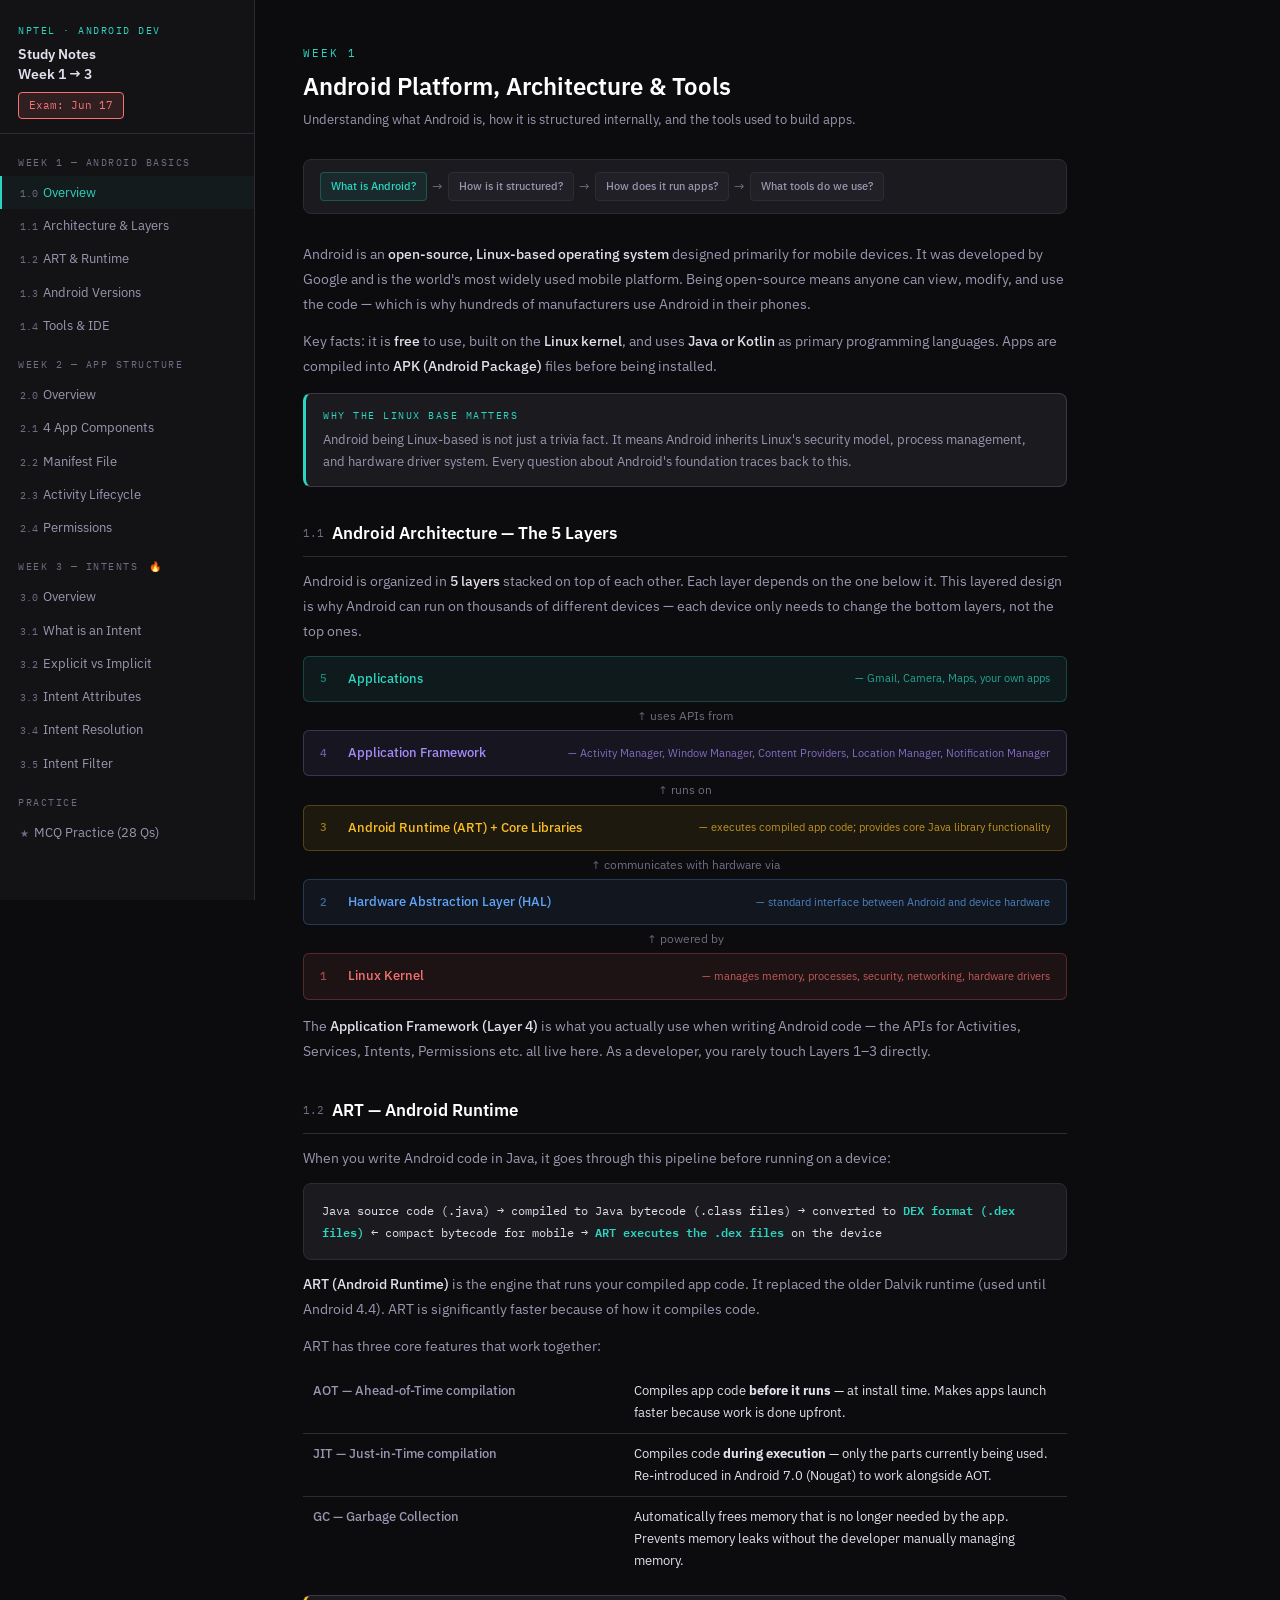
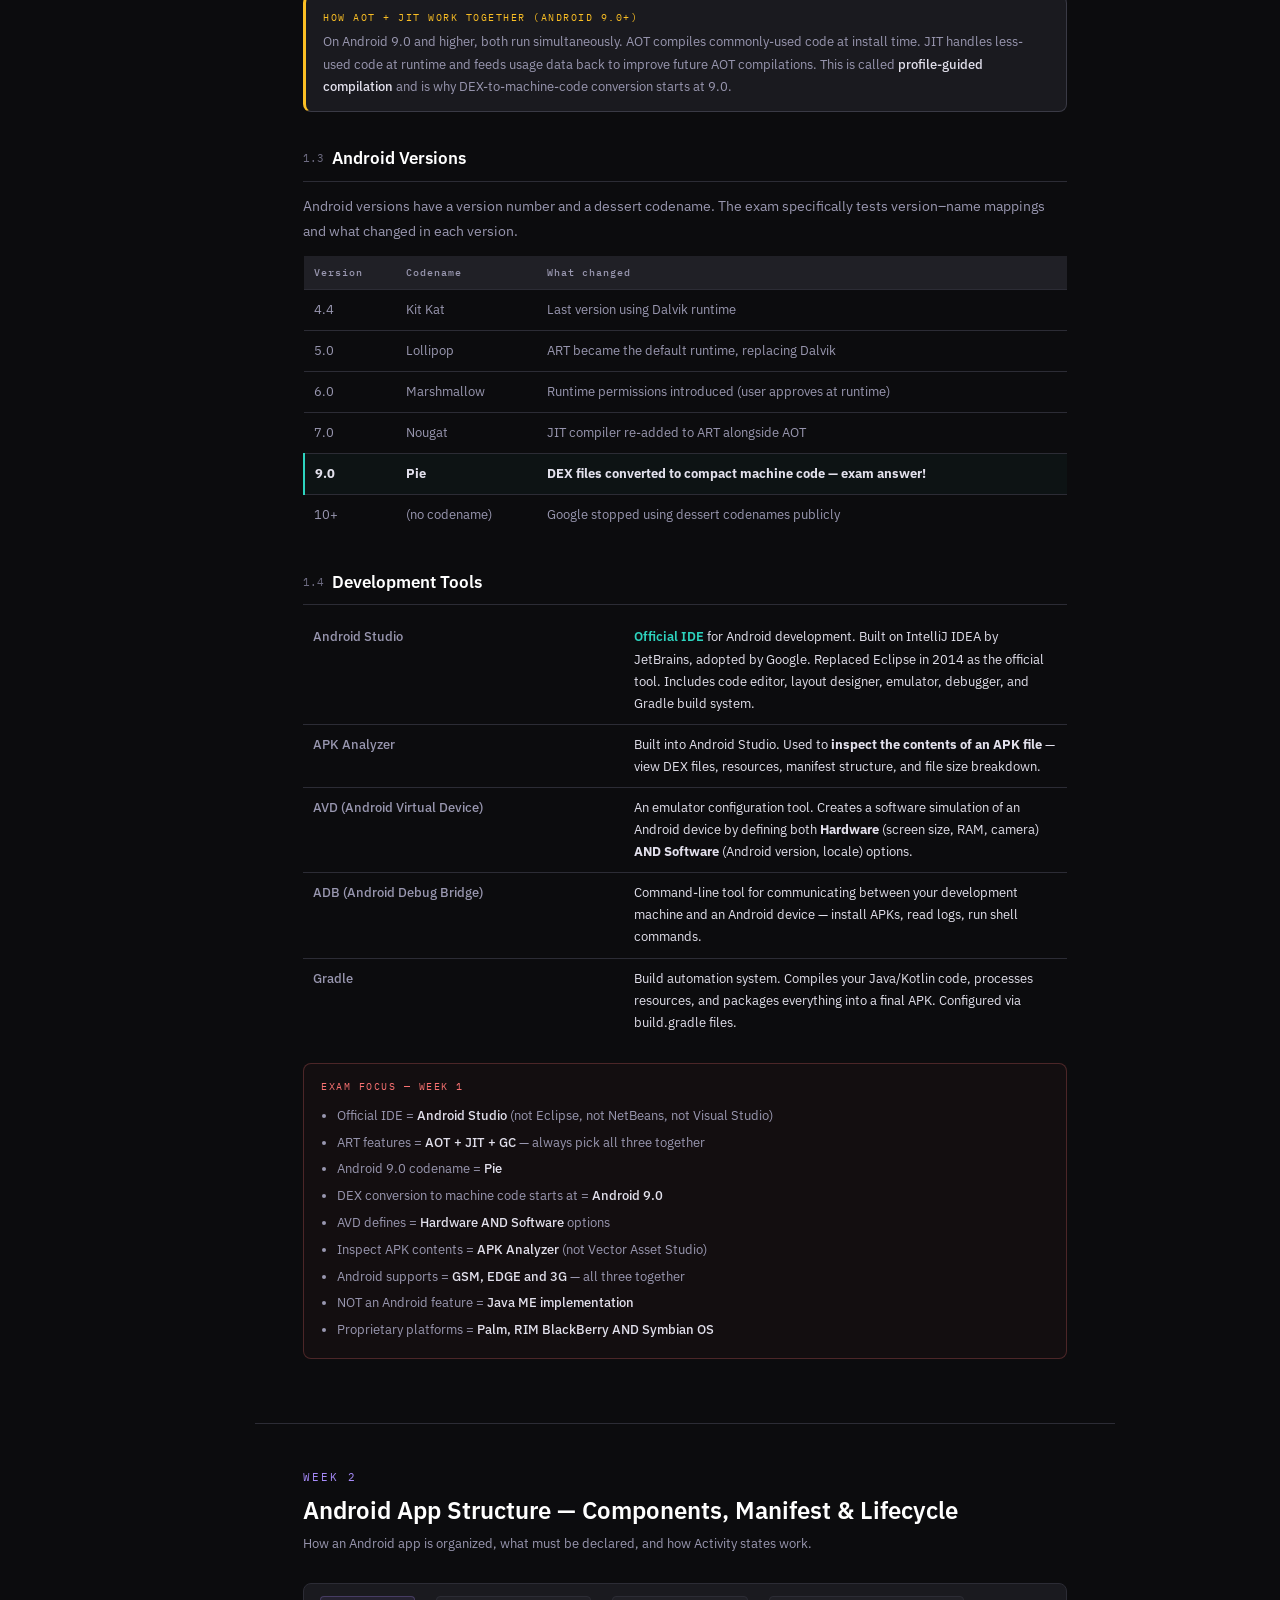
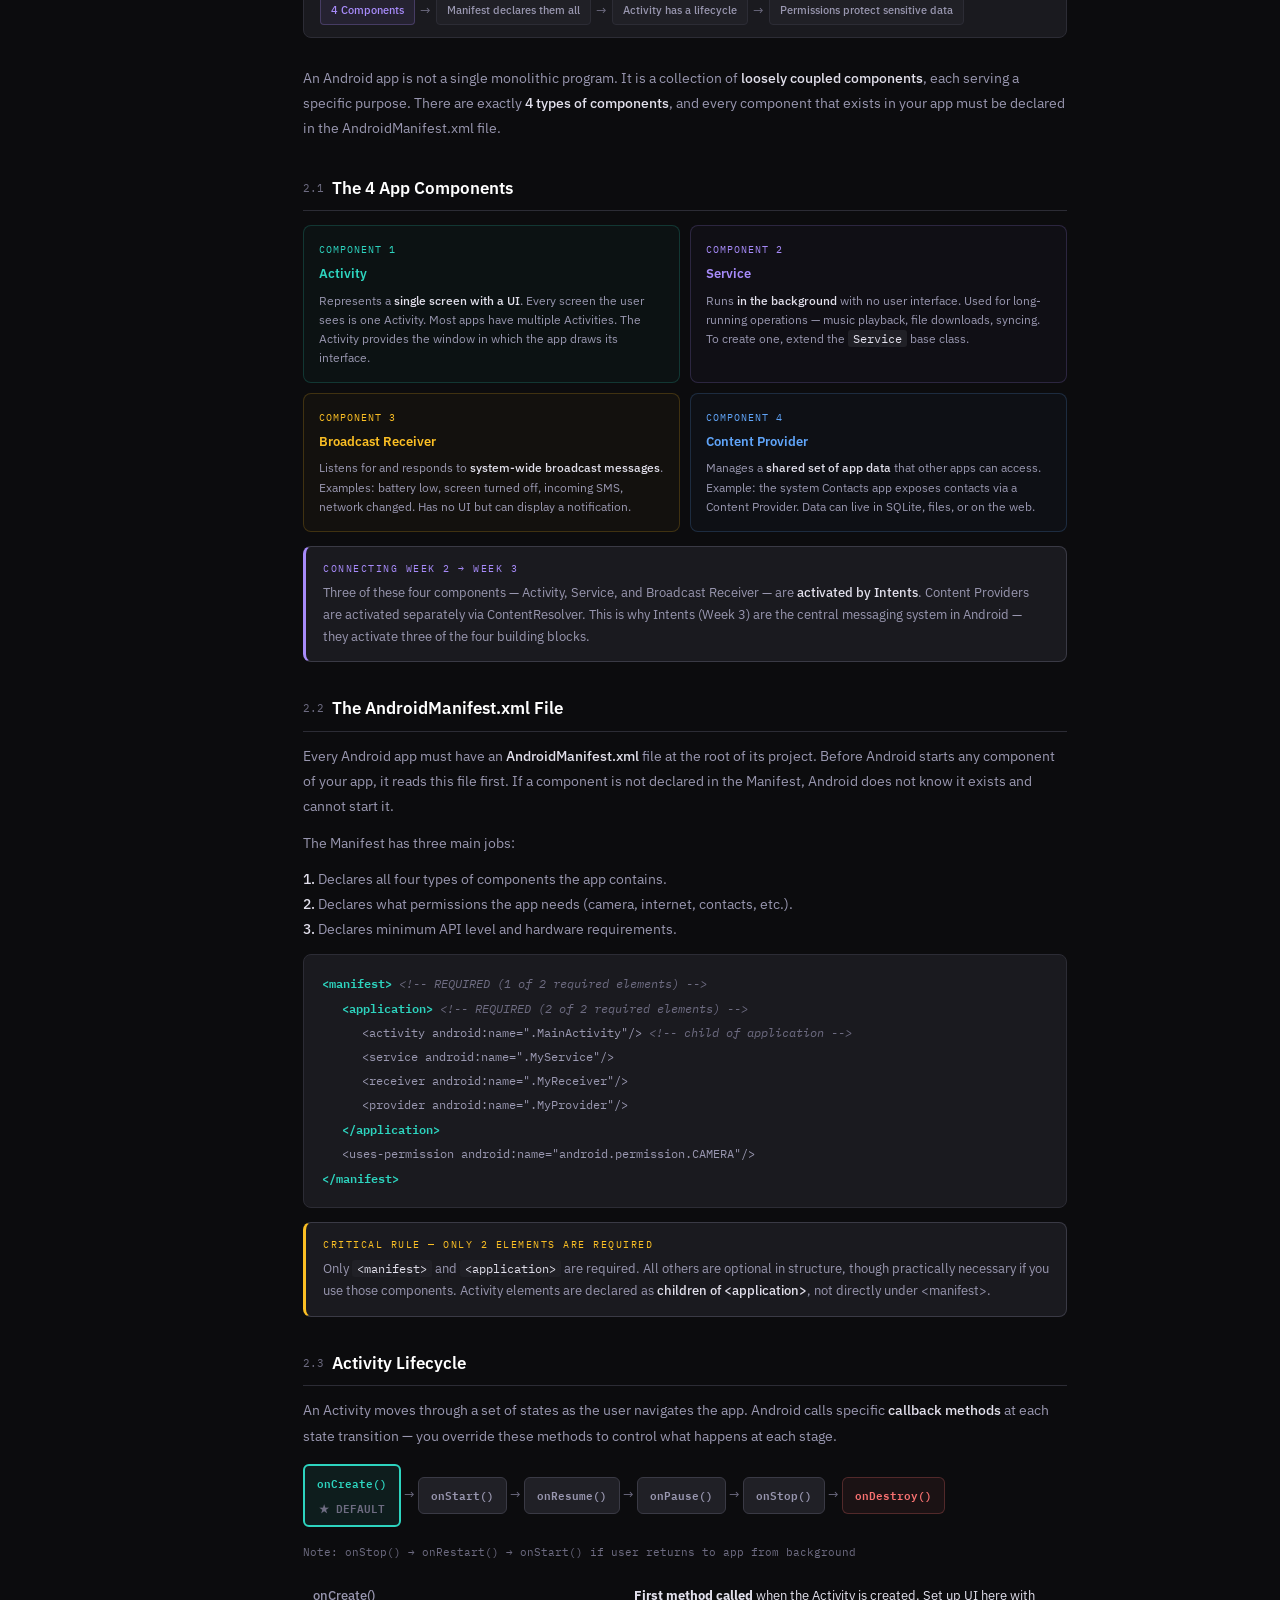
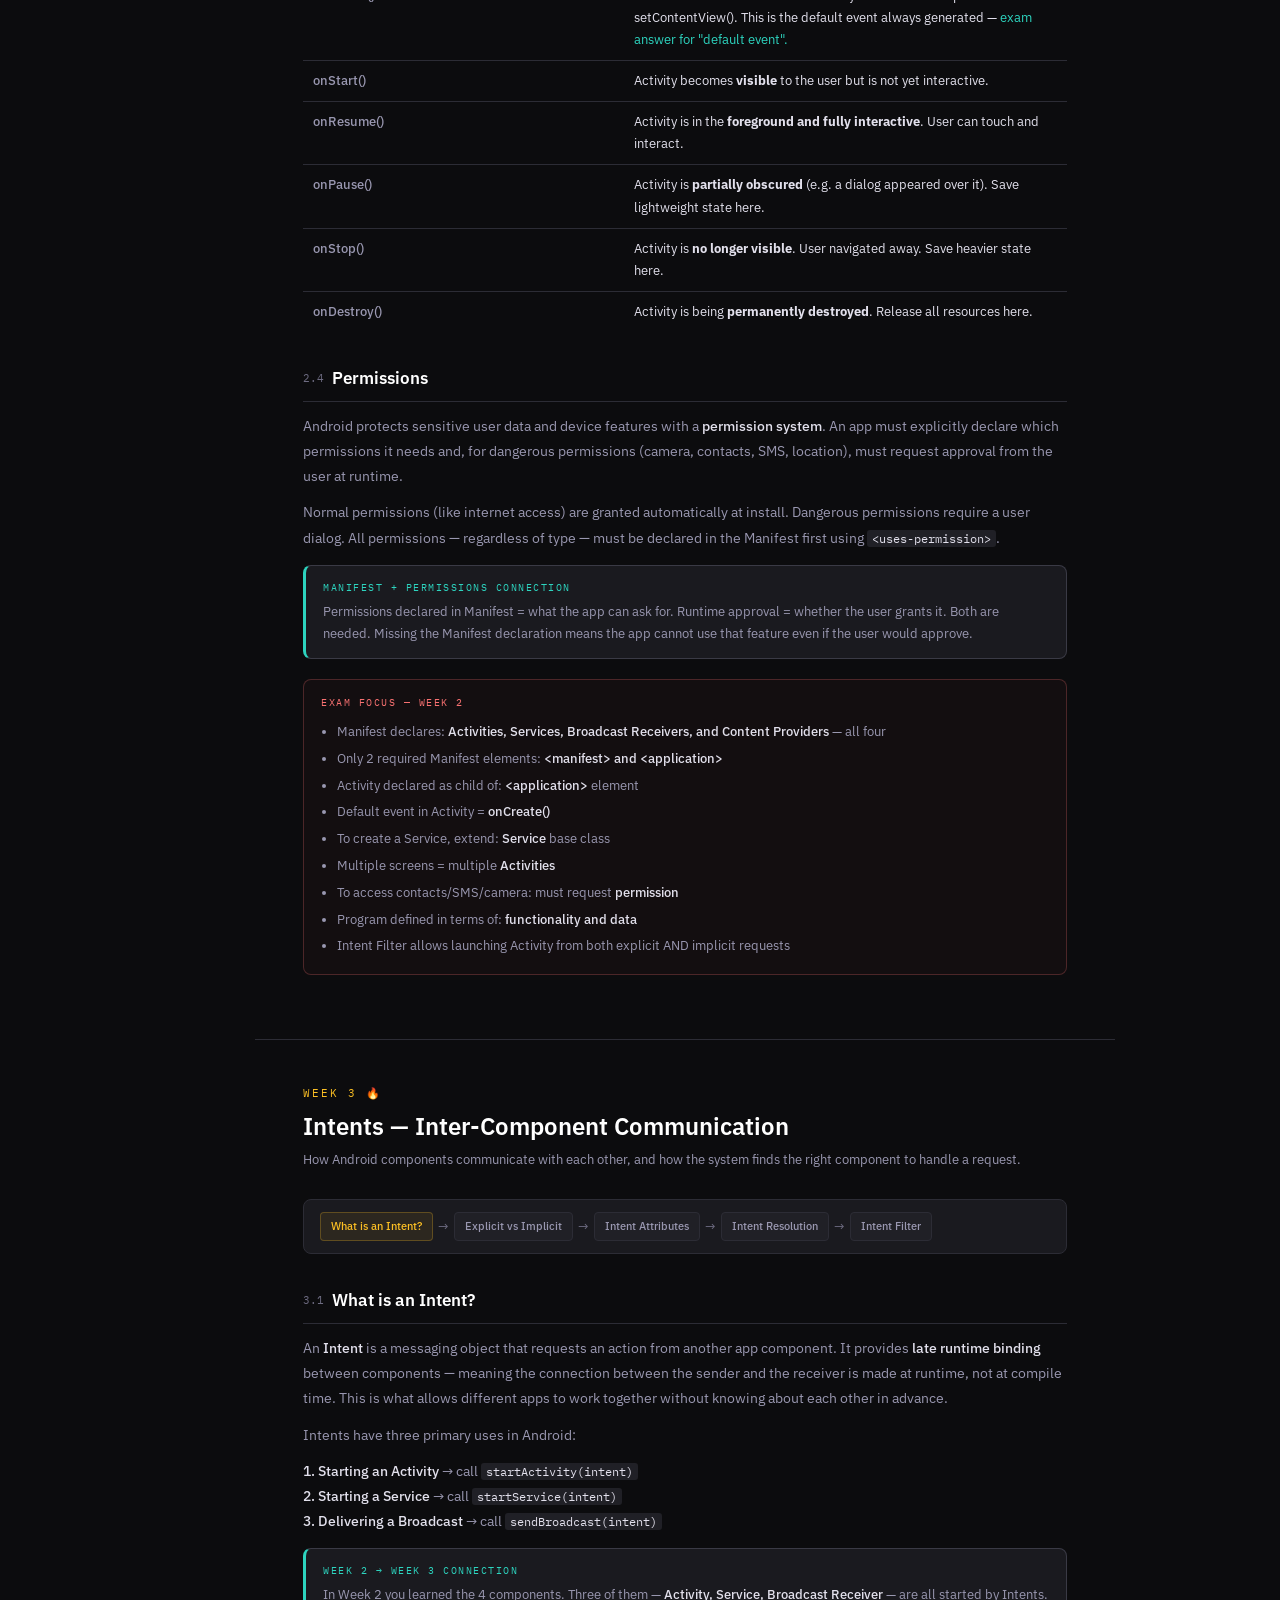
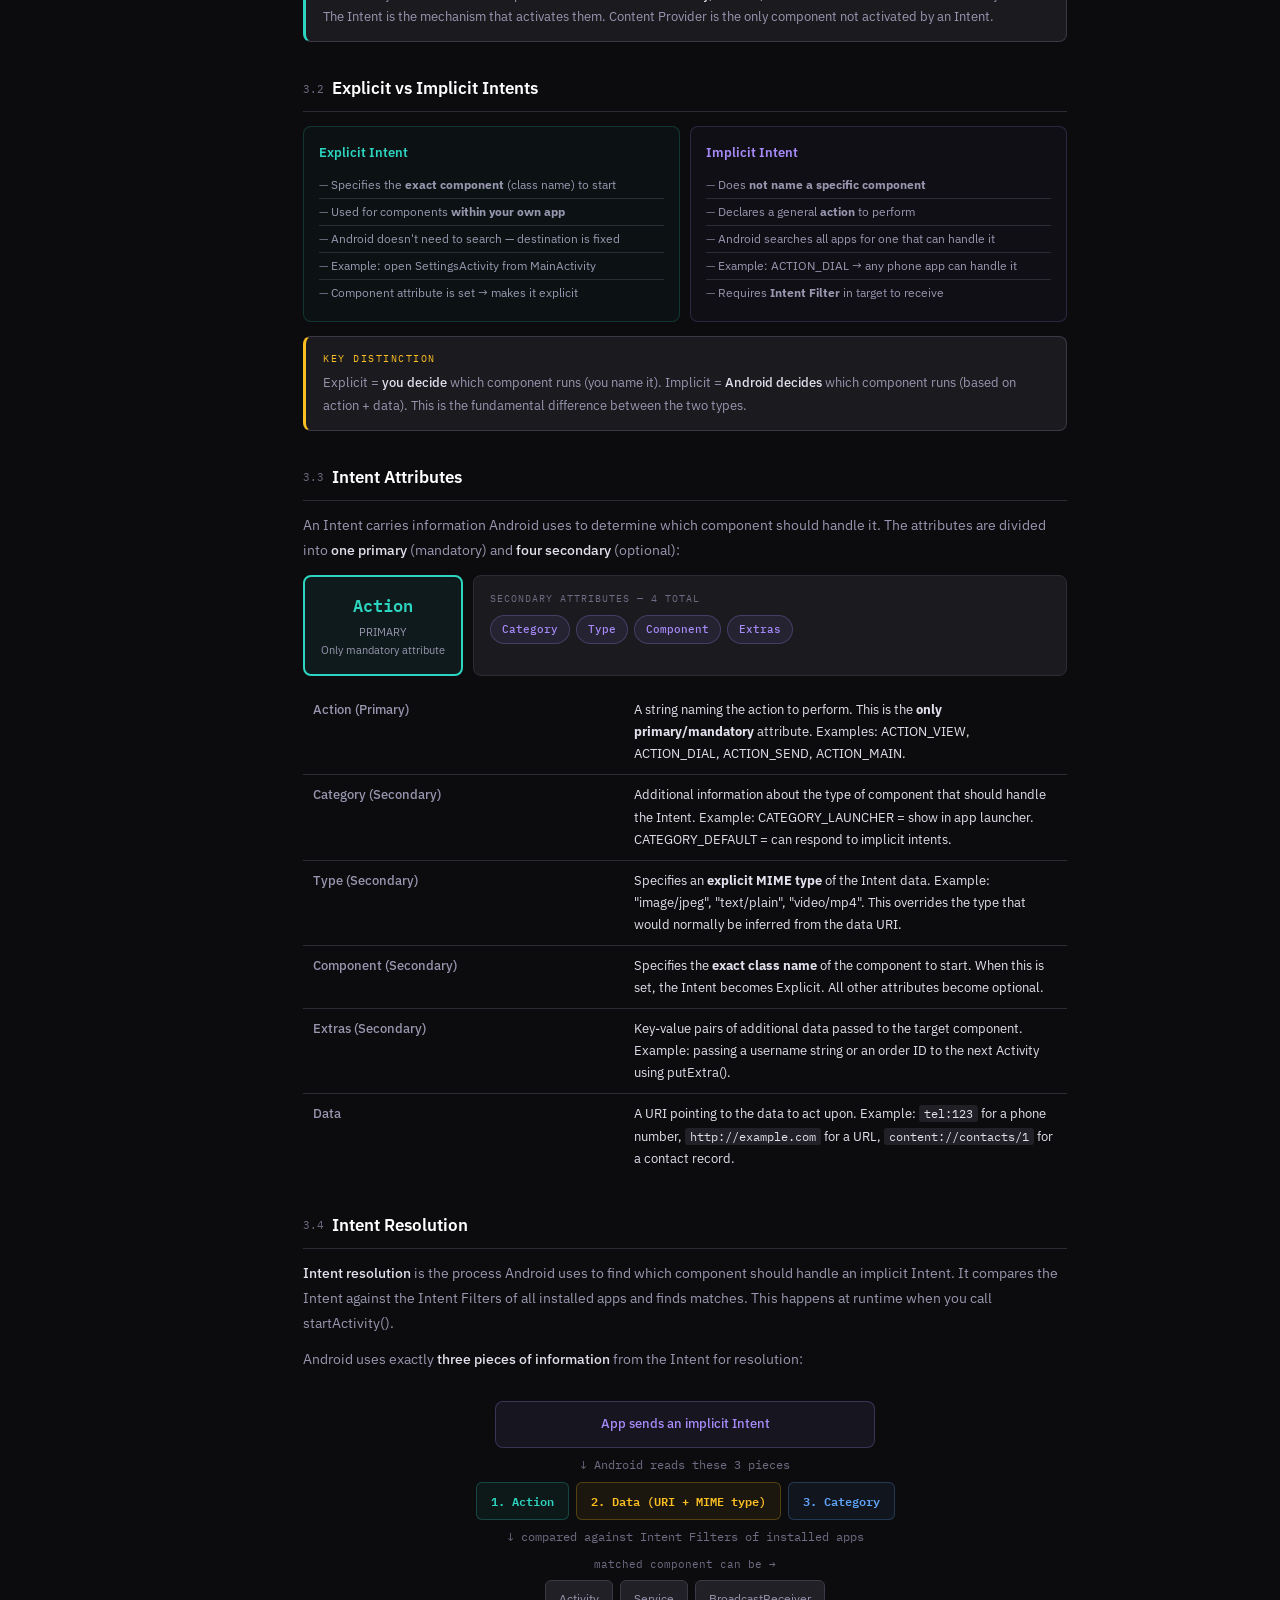
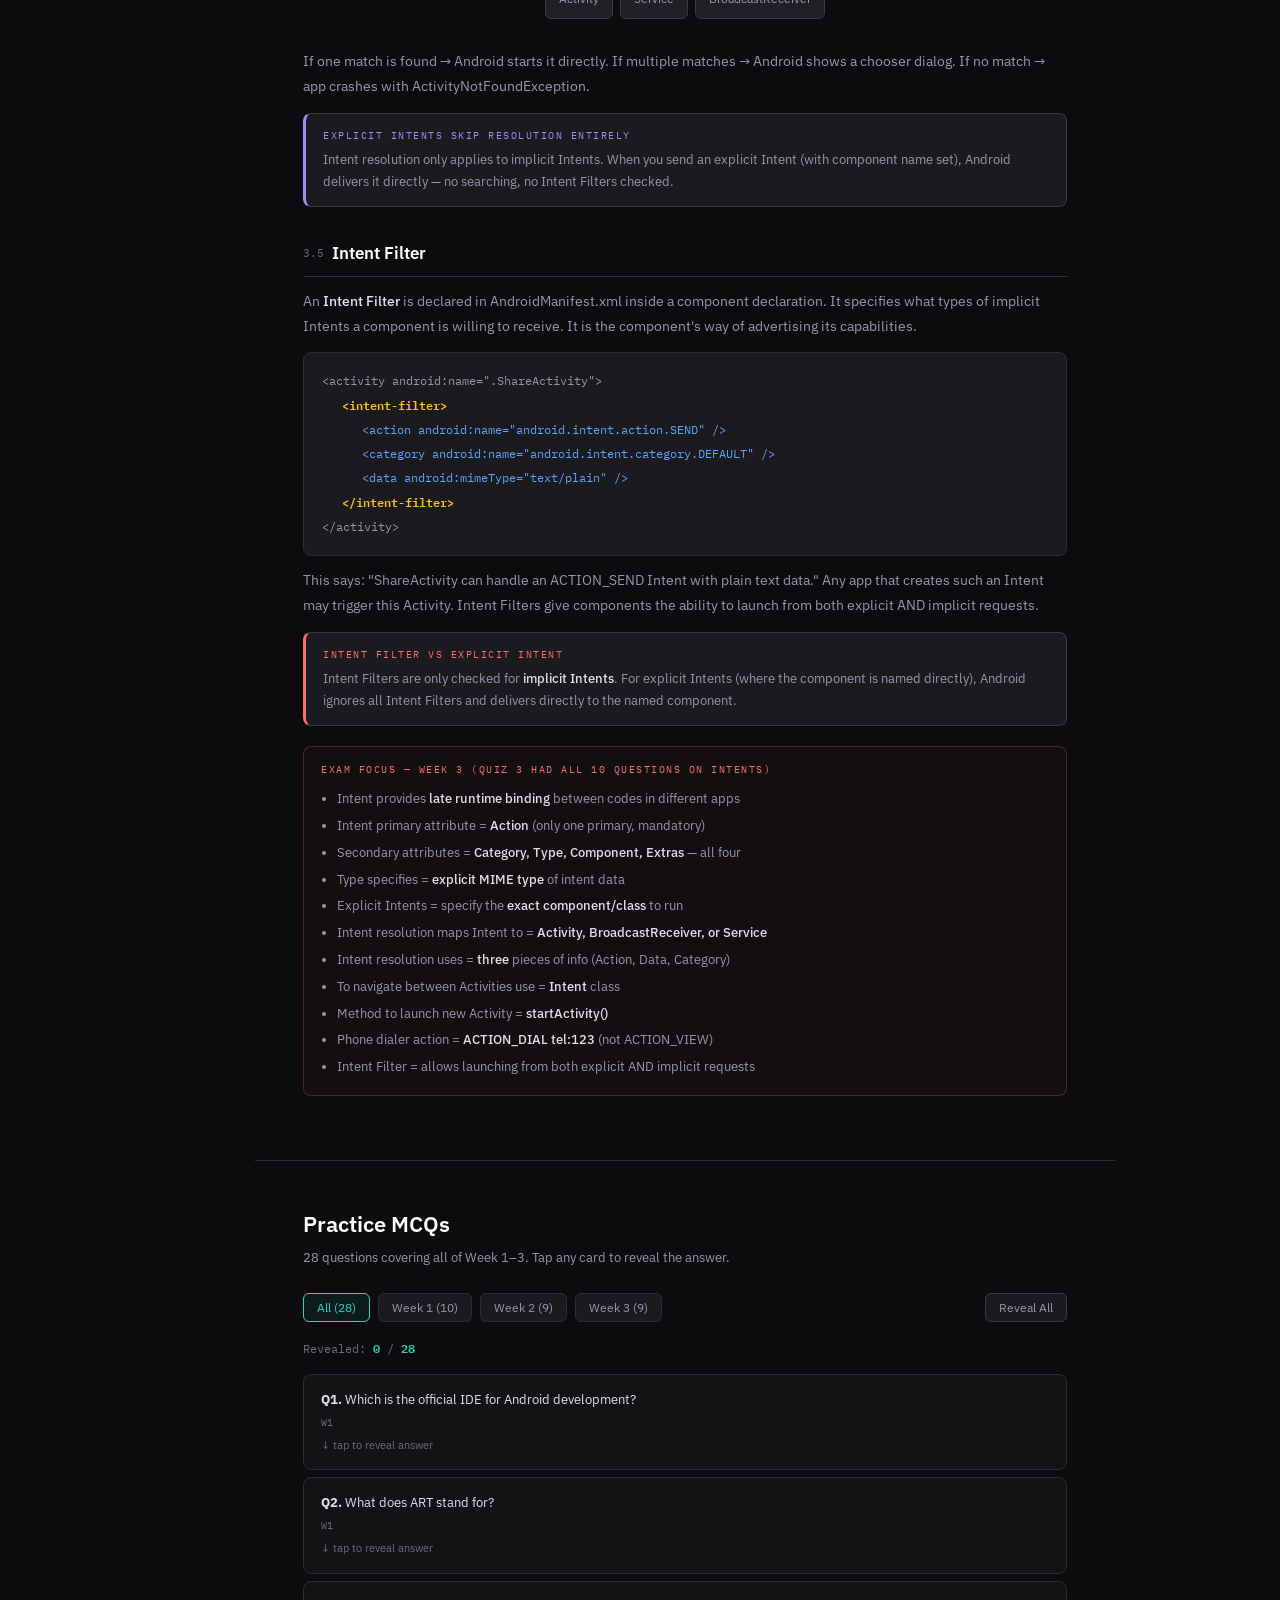
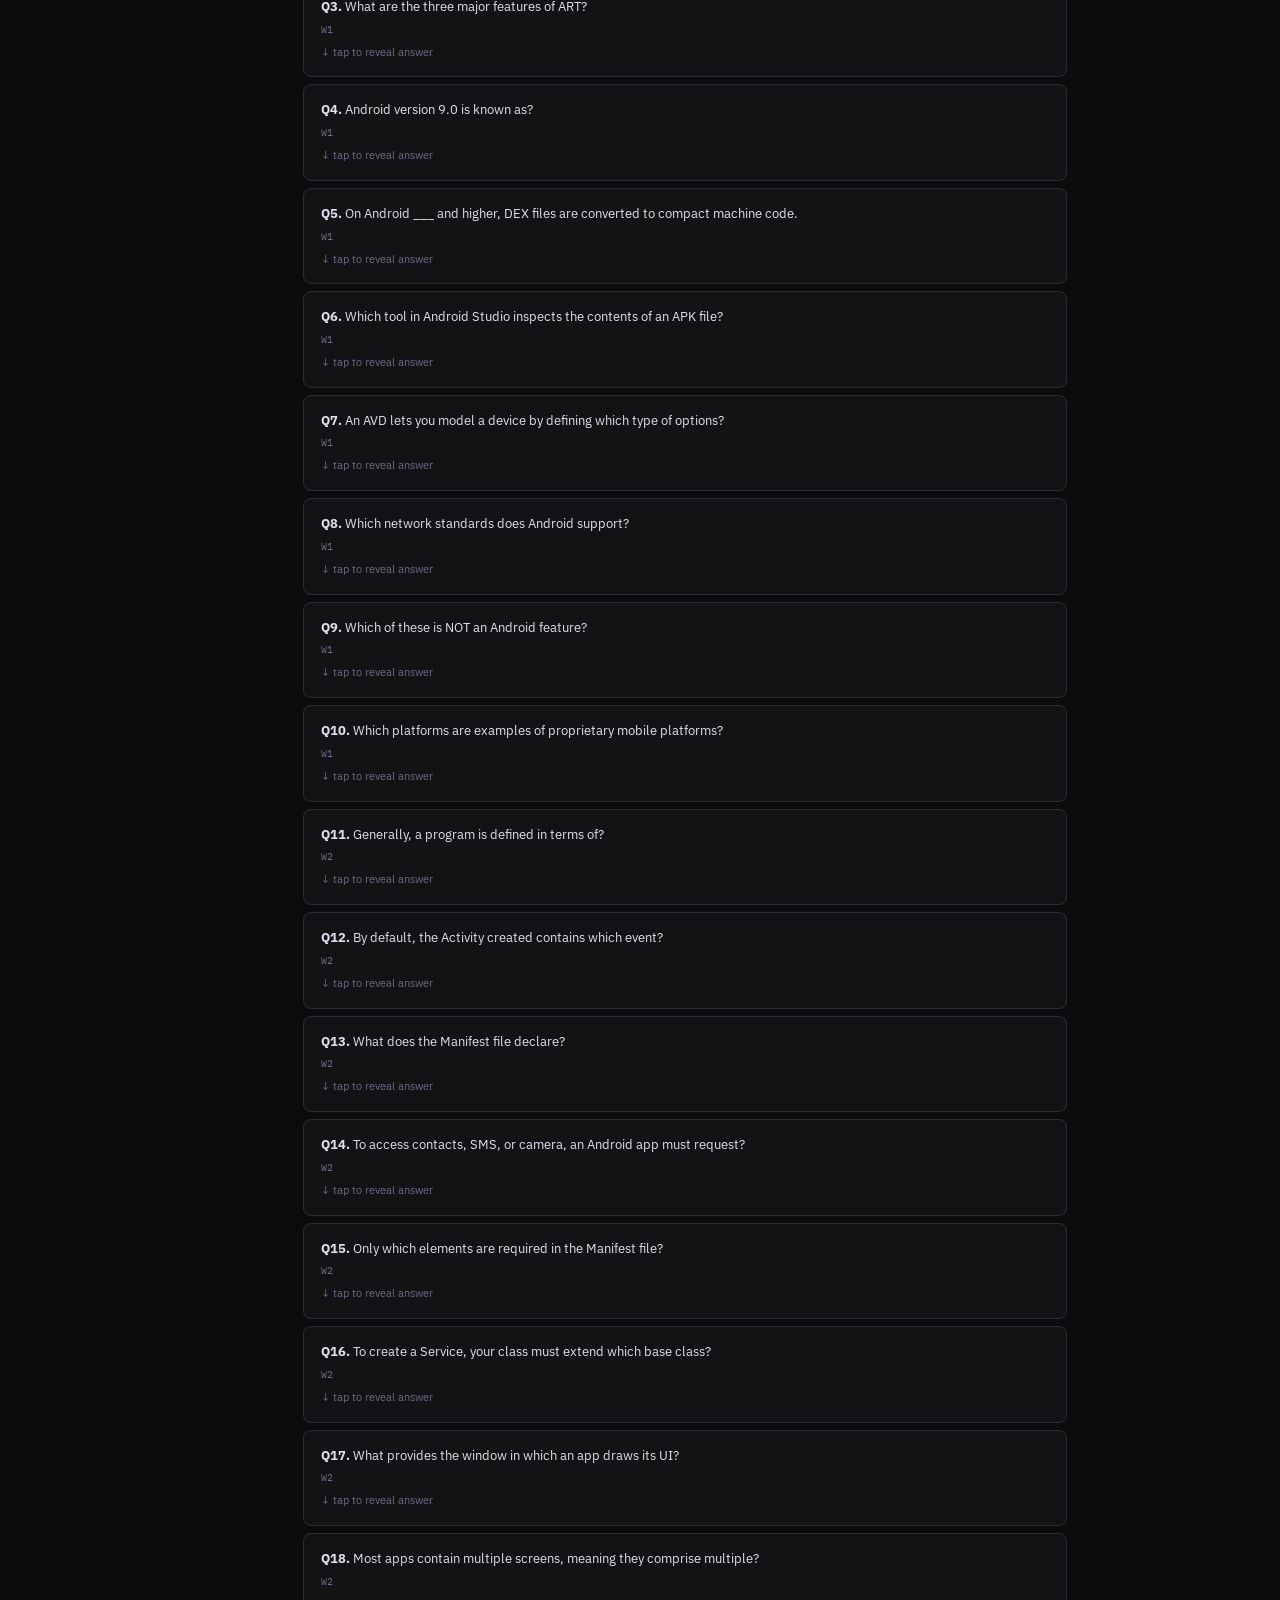
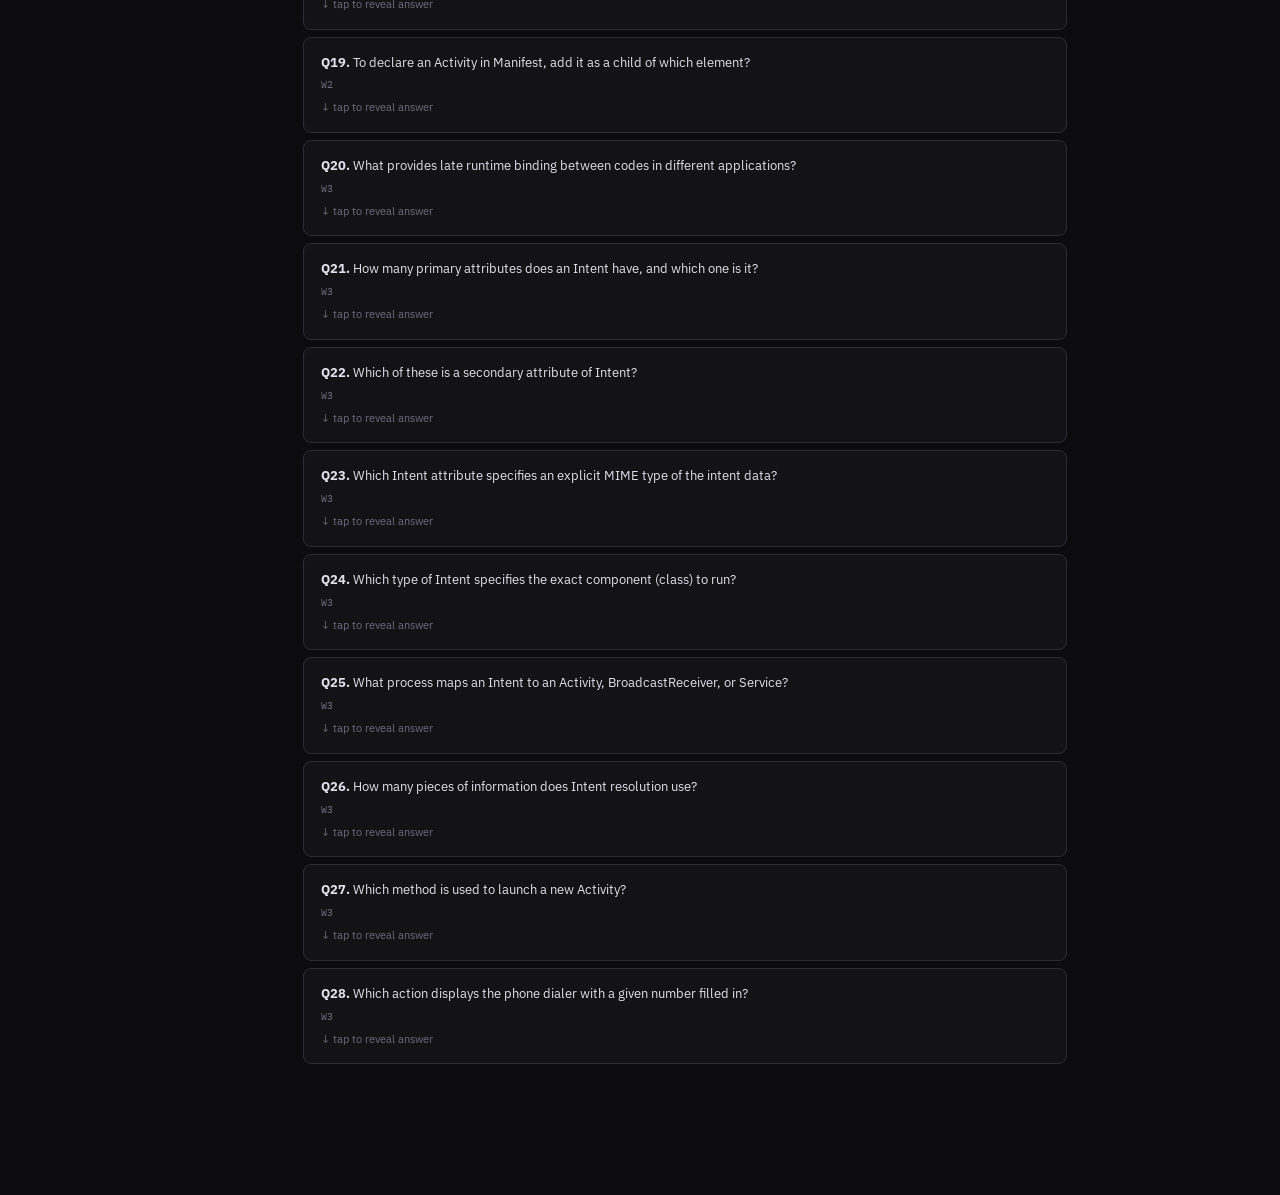
<file: Day 36/week 1 - 3.html>
<!DOCTYPE html>
<html lang="en">
<head>
<meta charset="UTF-8">
<meta name="viewport" content="width=device-width, initial-scale=1.0">
<title>Android Dev — Complete Notes Week 1–3</title>
<link href="https://fonts.googleapis.com/css2?family=IBM+Plex+Mono:wght@400;600&family=IBM+Plex+Sans:wght@300;400;500;600&display=swap" rel="stylesheet">
<style>
:root{--bg:#0c0c0e;--bg2:#131316;--bg3:#1a1a1f;--bg4:#202026;--border:#2c2c35;--border2:#3a3a45;--text:#e2e0ec;--muted:#6e6c82;--muted2:#9997b0;--teal:#2dd4bf;--purple:#a78bfa;--amber:#fbbf24;--coral:#f87171;--blue:#60a5fa;--green:#4ade80;--mono:'IBM Plex Mono',monospace;--sans:'IBM Plex Sans',sans-serif}
*{box-sizing:border-box;margin:0;padding:0}
html{scroll-behavior:smooth}
body{font-family:var(--sans);background:var(--bg);color:var(--text);font-size:15px;line-height:1.7}
::-webkit-scrollbar{width:6px}::-webkit-scrollbar-track{background:var(--bg2)}::-webkit-scrollbar-thumb{background:var(--border2);border-radius:3px}
.shell{display:flex;min-height:100vh}
.sidebar{width:255px;min-width:255px;background:var(--bg2);border-right:1px solid var(--border);position:sticky;top:0;height:100vh;overflow-y:auto;padding:0 0 40px;flex-shrink:0}
.sidebar-header{padding:22px 18px 14px;border-bottom:1px solid var(--border);margin-bottom:6px}
.course-tag{font-family:var(--mono);font-size:10px;letter-spacing:1.5px;color:var(--teal);margin-bottom:6px;text-transform:uppercase;display:block}
.sidebar-header h2{font-size:14px;font-weight:600;color:var(--text);line-height:1.4}
.exam-tag{display:inline-block;margin-top:8px;background:#f8717120;border:1px solid var(--coral);color:var(--coral);font-size:11px;font-family:var(--mono);padding:3px 10px;border-radius:4px}
.nav-week-label{font-family:var(--mono);font-size:10px;letter-spacing:1.5px;color:var(--muted);text-transform:uppercase;padding:14px 18px 5px}
.nav-item{display:block;padding:6px 18px;color:var(--muted2);font-size:12.5px;text-decoration:none;border-left:2px solid transparent;transition:all .15s;cursor:pointer}
.nav-item:hover{color:var(--text);background:var(--bg3)}
.nav-item.active{color:var(--teal);border-left-color:var(--teal);background:#2dd4bf0a}
.nav-item .num{font-family:var(--mono);font-size:10px;color:var(--muted);margin-right:5px}
.nav-hot{color:var(--coral);font-size:10px;margin-left:3px}
.main{flex:1;min-width:0;padding:0 0 80px}
.section{border-bottom:1px solid var(--border);padding:44px 48px;max-width:860px}
@media(max-width:900px){.sidebar{display:none}.section{padding:28px 18px}.mcq-wrap{padding:28px 18px}}
.week-header{margin-bottom:28px}
.week-tag{font-family:var(--mono);font-size:11px;letter-spacing:2px;text-transform:uppercase;margin-bottom:8px;display:block}
.wt-1{color:var(--teal)}.wt-2{color:var(--purple)}.wt-3{color:var(--amber)}
.week-header h1{font-size:24px;font-weight:600;color:#fff;line-height:1.3;margin-bottom:6px}
.week-header .subtitle{color:var(--muted2);font-size:13px}
.topic-flow{display:flex;align-items:center;gap:5px;flex-wrap:wrap;margin:18px 0 28px;padding:12px 16px;background:var(--bg3);border-radius:8px;border:1px solid var(--border)}
.flow-step{font-size:11px;font-weight:500;padding:4px 10px;border-radius:4px}
.flow-arrow{color:var(--muted);font-size:13px}
.section h2{font-size:17px;font-weight:600;color:#fff;margin:32px 0 12px;padding-bottom:8px;border-bottom:1px solid var(--border);display:flex;align-items:center;gap:8px}
.section h2 .h2n{font-family:var(--mono);font-size:11px;color:var(--muted);font-weight:400}
.section h3{font-size:14px;font-weight:600;color:var(--text);margin:20px 0 8px}
.section p{color:var(--muted2);margin-bottom:11px;font-size:14px;line-height:1.8}
.section p strong{color:var(--text);font-weight:500}
.connect{background:var(--bg3);border:1px solid var(--border2);border-radius:8px;padding:13px 17px;margin:14px 0;font-size:13px;color:var(--muted2);line-height:1.7}
.connect .label{font-family:var(--mono);font-size:10px;letter-spacing:1.5px;text-transform:uppercase;margin-bottom:5px;display:block}
.connect.teal{border-left:3px solid var(--teal)}.connect.teal .label{color:var(--teal)}
.connect.purple{border-left:3px solid var(--purple)}.connect.purple .label{color:var(--purple)}
.connect.amber{border-left:3px solid var(--amber)}.connect.amber .label{color:var(--amber)}
.connect.coral{border-left:3px solid var(--coral)}.connect.coral .label{color:var(--coral)}
.connect strong{color:var(--text);font-weight:500}
.layer-stack{display:flex;flex-direction:column;gap:3px}
.layer{display:flex;align-items:center;padding:11px 16px;border-radius:6px;font-size:13px;font-weight:500;gap:10px}
.l-num{font-family:var(--mono);font-size:11px;opacity:.6;min-width:18px}
.l-name{flex:1}.l-desc{font-size:11px;font-weight:400;opacity:.75}
.l-app{background:#2dd4bf12;border:1px solid #2dd4bf40;color:var(--teal)}
.l-fw{background:#a78bfa12;border:1px solid #a78bfa40;color:var(--purple)}
.l-art{background:#fbbf2412;border:1px solid #fbbf2440;color:var(--amber)}
.l-lib{background:#60a5fa12;border:1px solid #60a5fa40;color:var(--blue)}
.l-kern{background:#f8717112;border:1px solid #f8717140;color:var(--coral)}
.layer-arrow{text-align:center;color:var(--muted);font-size:12px;padding:1px 0}
.comp-grid{display:grid;grid-template-columns:1fr 1fr;gap:10px;margin:14px 0}
@media(max-width:580px){.comp-grid{grid-template-columns:1fr}}
.comp-card{border-radius:8px;padding:15px;border:1px solid var(--border)}
.comp-card .c-tag{font-family:var(--mono);font-size:10px;letter-spacing:1px;text-transform:uppercase;margin-bottom:5px;display:block}
.comp-card h4{font-size:13px;font-weight:600;margin-bottom:5px}
.comp-card p{font-size:12px;color:var(--muted2);margin:0;line-height:1.6}
.cc-a{background:#2dd4bf08;border-color:#2dd4bf30}.cc-a .c-tag,.cc-a h4{color:var(--teal)}
.cc-s{background:#a78bfa08;border-color:#a78bfa30}.cc-s .c-tag,.cc-s h4{color:var(--purple)}
.cc-b{background:#fbbf2408;border-color:#fbbf2430}.cc-b .c-tag,.cc-b h4{color:var(--amber)}
.cc-p{background:#60a5fa08;border-color:#60a5fa30}.cc-p .c-tag,.cc-p h4{color:var(--blue)}
.lifecycle{display:flex;align-items:center;gap:3px;overflow-x:auto;padding:4px 0 8px;flex-wrap:nowrap}
.lc{flex-shrink:0;padding:8px 12px;border-radius:6px;font-family:var(--mono);font-size:11px;font-weight:600;text-align:center;white-space:nowrap}
.lc-on{background:var(--bg4);border:1px solid var(--border2);color:var(--muted2)}
.lc-star{background:#2dd4bf15;border:2px solid var(--teal);color:var(--teal)}
.lc-end{background:#f8717110;border:1px solid #f8717140;color:var(--coral)}
.lc-arr{color:var(--muted);font-size:13px;flex-shrink:0}
.lc-note{font-size:11px;color:var(--muted);margin-top:6px;font-family:var(--mono)}
.code-block{background:var(--bg3);border:1px solid var(--border);border-radius:8px;padding:16px 18px;margin:12px 0;font-family:var(--mono);font-size:12px;line-height:2;overflow-x:auto}
.xml-tag{color:var(--blue)}.xml-req{color:var(--teal);font-weight:600}.xml-opt{color:var(--muted2)}.xml-attr{color:var(--purple)}.xml-comment{color:var(--muted);font-style:italic}.xml-hl{color:var(--amber);font-weight:600}
.i1{padding-left:20px;display:block}.i2{padding-left:40px;display:block}
.intent-split{display:grid;grid-template-columns:1fr 1fr;gap:10px;margin:14px 0}
@media(max-width:540px){.intent-split{grid-template-columns:1fr}}
.ib{border-radius:8px;padding:15px;border:1px solid var(--border)}
.ib-e{background:#2dd4bf08;border-color:#2dd4bf30}.ib-e h4{color:var(--teal)}
.ib-i{background:#a78bfa08;border-color:#a78bfa30}.ib-i h4{color:var(--purple)}
.ib h4{font-size:13px;font-weight:600;margin-bottom:8px}
.ib ul{list-style:none;padding:0}
.ib ul li{font-size:12px;color:var(--muted2);padding:4px 0;border-bottom:1px solid var(--border);line-height:1.5}
.ib ul li:last-child{border-bottom:none}
.ib ul li::before{content:'— ';color:var(--muted)}
.attr-visual{display:flex;gap:10px;margin:12px 0;flex-wrap:wrap}
.attr-p{background:#2dd4bf12;border:2px solid var(--teal);border-radius:8px;padding:14px 16px;text-align:center;min-width:110px}
.attr-p .big{font-size:17px;font-weight:600;color:var(--teal);font-family:var(--mono)}
.attr-p .sm{font-size:11px;color:var(--muted2);margin-top:3px}
.attr-s{background:var(--bg3);border:1px solid var(--border);border-radius:8px;padding:14px 16px;flex:1;min-width:180px}
.attr-s .sm{font-size:10px;color:var(--muted);margin-bottom:8px;font-family:var(--mono);letter-spacing:1px;text-transform:uppercase}
.pills{display:flex;gap:6px;flex-wrap:wrap}
.pill{background:#a78bfa15;border:1px solid #a78bfa40;color:var(--purple);font-size:11px;font-weight:500;padding:4px 11px;border-radius:20px;font-family:var(--mono)}
.ftable{width:100%;border-collapse:collapse;margin:12px 0;font-size:13px}
.ftable tr{border-bottom:1px solid var(--border)}
.ftable tr:last-child{border-bottom:none}
.ftable td{padding:9px 10px;vertical-align:top}
.fkey{color:var(--muted2);width:42%;font-weight:500}
.fval{color:var(--text)}
.fval .ans{color:var(--teal);font-weight:600}
.exam-box{background:#f8717108;border:1px solid #f8717140;border-radius:8px;padding:14px 17px;margin:20px 0}
.exam-box .elabel{font-family:var(--mono);font-size:10px;letter-spacing:1.5px;color:var(--coral);text-transform:uppercase;margin-bottom:8px;display:block}
.exam-box ul{padding-left:16px}
.exam-box ul li{font-size:13px;color:var(--muted2);padding:3px 0;line-height:1.6}
.exam-box ul li strong{color:var(--text);font-weight:500}
.res-flow{display:flex;flex-direction:column;align-items:center;gap:7px;padding:18px 0}
.rf-box{width:100%;max-width:380px;padding:11px 16px;border-radius:8px;text-align:center;font-size:13px;font-weight:500}
.rf-src{background:#a78bfa12;border:1px solid #a78bfa40;color:var(--purple)}
.rf-info{display:flex;gap:7px;justify-content:center;width:100%;flex-wrap:wrap}
.rf-chip{padding:8px 14px;border-radius:6px;font-size:12px;font-weight:600;font-family:var(--mono)}
.rf-c1{background:#2dd4bf10;border:1px solid #2dd4bf40;color:var(--teal)}
.rf-c2{background:#fbbf2410;border:1px solid #fbbf2440;color:var(--amber)}
.rf-c3{background:#60a5fa10;border:1px solid #60a5fa40;color:var(--blue)}
.rf-dest{display:flex;gap:7px;justify-content:center;width:100%;flex-wrap:wrap}
.rf-d{padding:8px 13px;border-radius:6px;font-size:12px;background:var(--bg4);border:1px solid var(--border2);color:var(--muted2)}
.rf-arrow{color:var(--muted);font-size:12px;font-family:var(--mono)}
.rf-label{font-size:11px;color:var(--muted);font-family:var(--mono)}
.ver-table{width:100%;border-collapse:collapse;font-size:13px;margin:12px 0}
.ver-table th{text-align:left;padding:8px 10px;background:var(--bg4);color:var(--muted2);font-weight:500;font-family:var(--mono);font-size:10px;letter-spacing:1px;border-bottom:1px solid var(--border)}
.ver-table td{padding:9px 10px;border-bottom:1px solid var(--border);color:var(--muted2);vertical-align:top}
.ver-table tr:last-child td{border-bottom:none}
.ver-table .hl td{background:#2dd4bf08;color:var(--text)}
.ver-table .hl td:first-child{border-left:2px solid var(--teal)}
.mcq-wrap{padding:44px 48px;max-width:860px}
.mcq-header{margin-bottom:24px}
.mcq-header h1{font-size:22px;font-weight:600;color:#fff;margin-bottom:5px}
.mcq-header p{font-size:13px;color:var(--muted2)}
.mcq-controls{display:flex;gap:8px;margin-bottom:16px;flex-wrap:wrap;align-items:center}
.mf{background:var(--bg3);border:1px solid var(--border);color:var(--muted2);font-family:var(--sans);font-size:12px;padding:6px 13px;border-radius:6px;cursor:pointer;transition:all .15s}
.mf:hover,.mf.on{background:#2dd4bf12;border-color:var(--teal);color:var(--teal)}
.rev-btn{background:var(--bg3);border:1px solid var(--border2);color:var(--muted2);font-family:var(--sans);font-size:12px;padding:6px 13px;border-radius:6px;cursor:pointer;margin-left:auto;transition:all .15s}
.rev-btn:hover{border-color:var(--teal);color:var(--teal)}
.score-line{font-family:var(--mono);font-size:12px;color:var(--muted);margin-bottom:14px}
.score-line span{color:var(--teal);font-weight:600}
.mcq-card{background:var(--bg2);border:1px solid var(--border);border-radius:8px;padding:15px 17px;margin-bottom:7px;cursor:pointer;transition:border-color .15s}
.mcq-card:hover{border-color:var(--border2)}
.mcq-card.done{border-color:#4ade8040}
.mcq-card.hidden{display:none}
.mcq-q{font-size:13px;color:var(--text);line-height:1.6}
.mcq-meta{font-family:var(--mono);font-size:10px;color:var(--muted);margin-top:3px}
.mcq-hint{font-size:11px;color:var(--muted);margin-top:5px}
.mcq-ans{display:none;margin-top:9px;padding:10px 13px;background:#4ade8010;border:1px solid #4ade8040;border-radius:6px;font-size:13px;color:var(--green);font-weight:500}
.top-bar{display:none;background:var(--bg2);border-bottom:1px solid var(--border);padding:11px 15px;position:sticky;top:0;z-index:50;align-items:center;justify-content:space-between}
@media(max-width:900px){.top-bar{display:flex}}
.top-bar span{font-size:13px;font-weight:600;color:var(--text)}
.mob-jump{background:var(--bg3);border:1px solid var(--border);color:var(--muted2);font-family:var(--sans);font-size:12px;padding:5px 10px;border-radius:6px;cursor:pointer}
code{font-family:var(--mono);font-size:12px;background:var(--bg4);padding:1px 5px;border-radius:3px;color:var(--text)}
</style>
</head>
<body>

<div class="top-bar">
  <span>Android Notes — Week 1–3</span>
  <select class="mob-jump" onchange="document.getElementById(this.value).scrollIntoView({behavior:'smooth'})">
    <option value="">Jump to section</option>
    <option value="w1">Week 1 — Android Basics</option>
    <option value="w1-arch">1.1 Architecture</option>
    <option value="w1-art">1.2 ART & Runtime</option>
    <option value="w1-ver">1.3 Versions</option>
    <option value="w1-tools">1.4 Tools</option>
    <option value="w2">Week 2 — App Structure</option>
    <option value="w2-comp">2.1 4 Components</option>
    <option value="w2-mf">2.2 Manifest File</option>
    <option value="w2-lc">2.3 Activity Lifecycle</option>
    <option value="w2-perm">2.4 Permissions</option>
    <option value="w3">Week 3 — Intents</option>
    <option value="w3-what">3.1 What is an Intent</option>
    <option value="w3-types">3.2 Explicit vs Implicit</option>
    <option value="w3-attrs">3.3 Intent Attributes</option>
    <option value="w3-res">3.4 Intent Resolution</option>
    <option value="w3-filter">3.5 Intent Filter</option>
    <option value="practice">Practice MCQs</option>
  </select>
</div>

<div class="shell">
<nav class="sidebar">
  <div class="sidebar-header">
    <div class="course-tag">NPTEL · Android Dev</div>
    <h2>Study Notes<br>Week 1 → 3</h2>
    <span class="exam-tag">Exam: Jun 17</span>
  </div>
  <div class="nav-week-label">Week 1 — Android Basics</div>
  <a class="nav-item active" onclick="nav(this,'w1')"><span class="num">1.0</span>Overview</a>
  <a class="nav-item" onclick="nav(this,'w1-arch')"><span class="num">1.1</span>Architecture &amp; Layers</a>
  <a class="nav-item" onclick="nav(this,'w1-art')"><span class="num">1.2</span>ART &amp; Runtime</a>
  <a class="nav-item" onclick="nav(this,'w1-ver')"><span class="num">1.3</span>Android Versions</a>
  <a class="nav-item" onclick="nav(this,'w1-tools')"><span class="num">1.4</span>Tools &amp; IDE</a>
  <div class="nav-week-label">Week 2 — App Structure</div>
  <a class="nav-item" onclick="nav(this,'w2')"><span class="num">2.0</span>Overview</a>
  <a class="nav-item" onclick="nav(this,'w2-comp')"><span class="num">2.1</span>4 App Components</a>
  <a class="nav-item" onclick="nav(this,'w2-mf')"><span class="num">2.2</span>Manifest File</a>
  <a class="nav-item" onclick="nav(this,'w2-lc')"><span class="num">2.3</span>Activity Lifecycle</a>
  <a class="nav-item" onclick="nav(this,'w2-perm')"><span class="num">2.4</span>Permissions</a>
  <div class="nav-week-label">Week 3 — Intents <span class="nav-hot">🔥</span></div>
  <a class="nav-item" onclick="nav(this,'w3')"><span class="num">3.0</span>Overview</a>
  <a class="nav-item" onclick="nav(this,'w3-what')"><span class="num">3.1</span>What is an Intent</a>
  <a class="nav-item" onclick="nav(this,'w3-types')"><span class="num">3.2</span>Explicit vs Implicit</a>
  <a class="nav-item" onclick="nav(this,'w3-attrs')"><span class="num">3.3</span>Intent Attributes</a>
  <a class="nav-item" onclick="nav(this,'w3-res')"><span class="num">3.4</span>Intent Resolution</a>
  <a class="nav-item" onclick="nav(this,'w3-filter')"><span class="num">3.5</span>Intent Filter</a>
  <div class="nav-week-label">Practice</div>
  <a class="nav-item" onclick="nav(this,'practice')"><span class="num">★</span>MCQ Practice (28 Qs)</a>
</nav>

<main class="main">

<!-- WEEK 1 -->
<div class="section" id="w1">
  <div class="week-header">
    <span class="week-tag wt-1">Week 1</span>
    <h1>Android Platform, Architecture &amp; Tools</h1>
    <p class="subtitle">Understanding what Android is, how it is structured internally, and the tools used to build apps.</p>
  </div>
  <div class="topic-flow">
    <span class="flow-step" style="background:#2dd4bf15;color:var(--teal);border:1px solid #2dd4bf40">What is Android?</span>
    <span class="flow-arrow">→</span>
    <span class="flow-step" style="background:var(--bg4);color:var(--muted2);border:1px solid var(--border)">How is it structured?</span>
    <span class="flow-arrow">→</span>
    <span class="flow-step" style="background:var(--bg4);color:var(--muted2);border:1px solid var(--border)">How does it run apps?</span>
    <span class="flow-arrow">→</span>
    <span class="flow-step" style="background:var(--bg4);color:var(--muted2);border:1px solid var(--border)">What tools do we use?</span>
  </div>
  <p>Android is an <strong>open-source, Linux-based operating system</strong> designed primarily for mobile devices. It was developed by Google and is the world's most widely used mobile platform. Being open-source means anyone can view, modify, and use the code — which is why hundreds of manufacturers use Android in their phones.</p>
  <p>Key facts: it is <strong>free</strong> to use, built on the <strong>Linux kernel</strong>, and uses <strong>Java or Kotlin</strong> as primary programming languages. Apps are compiled into <strong>APK (Android Package)</strong> files before being installed.</p>
  <div class="connect teal">
    <span class="label">Why the Linux base matters</span>
    Android being Linux-based is not just a trivia fact. It means Android inherits Linux's security model, process management, and hardware driver system. Every question about Android's foundation traces back to this.
  </div>

  <h2 id="w1-arch"><span class="h2n">1.1</span>Android Architecture — The 5 Layers</h2>
  <p>Android is organized in <strong>5 layers</strong> stacked on top of each other. Each layer depends on the one below it. This layered design is why Android can run on thousands of different devices — each device only needs to change the bottom layers, not the top ones.</p>
  <div class="layer-stack">
    <div class="layer l-app"><span class="l-num">5</span><span class="l-name">Applications</span><span class="l-desc">— Gmail, Camera, Maps, your own apps</span></div>
    <div class="layer-arrow">↑ uses APIs from</div>
    <div class="layer l-fw"><span class="l-num">4</span><span class="l-name">Application Framework</span><span class="l-desc">— Activity Manager, Window Manager, Content Providers, Location Manager, Notification Manager</span></div>
    <div class="layer-arrow">↑ runs on</div>
    <div class="layer l-art"><span class="l-num">3</span><span class="l-name">Android Runtime (ART) + Core Libraries</span><span class="l-desc">— executes compiled app code; provides core Java library functionality</span></div>
    <div class="layer-arrow">↑ communicates with hardware via</div>
    <div class="layer l-lib"><span class="l-num">2</span><span class="l-name">Hardware Abstraction Layer (HAL)</span><span class="l-desc">— standard interface between Android and device hardware</span></div>
    <div class="layer-arrow">↑ powered by</div>
    <div class="layer l-kern"><span class="l-num">1</span><span class="l-name">Linux Kernel</span><span class="l-desc">— manages memory, processes, security, networking, hardware drivers</span></div>
  </div>
  <p style="margin-top:14px">The <strong>Application Framework (Layer 4)</strong> is what you actually use when writing Android code — the APIs for Activities, Services, Intents, Permissions etc. all live here. As a developer, you rarely touch Layers 1–3 directly.</p>

  <h2 id="w1-art"><span class="h2n">1.2</span>ART — Android Runtime</h2>
  <p>When you write Android code in Java, it goes through this pipeline before running on a device:</p>
  <div class="code-block" style="line-height:1.8">
Java source code (.java)
  → compiled to Java bytecode (.class files)
  → converted to <span class="xml-req">DEX format (.dex files)</span>  ← compact bytecode for mobile
  → <span class="xml-req">ART executes the .dex files</span> on the device
  </div>
  <p><strong>ART (Android Runtime)</strong> is the engine that runs your compiled app code. It replaced the older Dalvik runtime (used until Android 4.4). ART is significantly faster because of how it compiles code.</p>
  <p>ART has three core features that work together:</p>
  <table class="ftable">
    <tr><td class="fkey">AOT — Ahead-of-Time compilation</td><td class="fval">Compiles app code <strong>before it runs</strong> — at install time. Makes apps launch faster because work is done upfront.</td></tr>
    <tr><td class="fkey">JIT — Just-in-Time compilation</td><td class="fval">Compiles code <strong>during execution</strong> — only the parts currently being used. Re-introduced in Android 7.0 (Nougat) to work alongside AOT.</td></tr>
    <tr><td class="fkey">GC — Garbage Collection</td><td class="fval">Automatically frees memory that is no longer needed by the app. Prevents memory leaks without the developer manually managing memory.</td></tr>
  </table>
  <div class="connect amber">
    <span class="label">How AOT + JIT work together (Android 9.0+)</span>
    On Android 9.0 and higher, both run simultaneously. AOT compiles commonly-used code at install time. JIT handles less-used code at runtime and feeds usage data back to improve future AOT compilations. This is called <strong>profile-guided compilation</strong> and is why DEX-to-machine-code conversion starts at 9.0.
  </div>

  <h2 id="w1-ver"><span class="h2n">1.3</span>Android Versions</h2>
  <p>Android versions have a version number and a dessert codename. The exam specifically tests version–name mappings and what changed in each version.</p>
  <table class="ver-table">
    <tr><th>Version</th><th>Codename</th><th>What changed</th></tr>
    <tr><td>4.4</td><td>Kit Kat</td><td>Last version using Dalvik runtime</td></tr>
    <tr><td>5.0</td><td>Lollipop</td><td>ART became the default runtime, replacing Dalvik</td></tr>
    <tr><td>6.0</td><td>Marshmallow</td><td>Runtime permissions introduced (user approves at runtime)</td></tr>
    <tr><td>7.0</td><td>Nougat</td><td>JIT compiler re-added to ART alongside AOT</td></tr>
    <tr class="hl"><td><strong>9.0</strong></td><td><strong>Pie</strong></td><td><strong>DEX files converted to compact machine code — exam answer!</strong></td></tr>
    <tr><td>10+</td><td>(no codename)</td><td>Google stopped using dessert codenames publicly</td></tr>
  </table>

  <h2 id="w1-tools"><span class="h2n">1.4</span>Development Tools</h2>
  <table class="ftable">
    <tr><td class="fkey">Android Studio</td><td class="fval"><span class="ans">Official IDE</span> for Android development. Built on IntelliJ IDEA by JetBrains, adopted by Google. Replaced Eclipse in 2014 as the official tool. Includes code editor, layout designer, emulator, debugger, and Gradle build system.</td></tr>
    <tr><td class="fkey">APK Analyzer</td><td class="fval">Built into Android Studio. Used to <strong>inspect the contents of an APK file</strong> — view DEX files, resources, manifest structure, and file size breakdown.</td></tr>
    <tr><td class="fkey">AVD (Android Virtual Device)</td><td class="fval">An emulator configuration tool. Creates a software simulation of an Android device by defining both <strong>Hardware</strong> (screen size, RAM, camera) <strong>AND Software</strong> (Android version, locale) options.</td></tr>
    <tr><td class="fkey">ADB (Android Debug Bridge)</td><td class="fval">Command-line tool for communicating between your development machine and an Android device — install APKs, read logs, run shell commands.</td></tr>
    <tr><td class="fkey">Gradle</td><td class="fval">Build automation system. Compiles your Java/Kotlin code, processes resources, and packages everything into a final APK. Configured via build.gradle files.</td></tr>
  </table>
  <div class="exam-box">
    <span class="elabel">Exam Focus — Week 1</span>
    <ul>
      <li>Official IDE = <strong>Android Studio</strong> (not Eclipse, not NetBeans, not Visual Studio)</li>
      <li>ART features = <strong>AOT + JIT + GC</strong> — always pick all three together</li>
      <li>Android 9.0 codename = <strong>Pie</strong></li>
      <li>DEX conversion to machine code starts at = <strong>Android 9.0</strong></li>
      <li>AVD defines = <strong>Hardware AND Software</strong> options</li>
      <li>Inspect APK contents = <strong>APK Analyzer</strong> (not Vector Asset Studio)</li>
      <li>Android supports = <strong>GSM, EDGE and 3G</strong> — all three together</li>
      <li>NOT an Android feature = <strong>Java ME implementation</strong></li>
      <li>Proprietary platforms = <strong>Palm, RIM BlackBerry AND Symbian OS</strong></li>
    </ul>
  </div>
</div>

<!-- WEEK 2 -->
<div class="section" id="w2">
  <div class="week-header">
    <span class="week-tag wt-2">Week 2</span>
    <h1>Android App Structure — Components, Manifest &amp; Lifecycle</h1>
    <p class="subtitle">How an Android app is organized, what must be declared, and how Activity states work.</p>
  </div>
  <div class="topic-flow">
    <span class="flow-step" style="background:#a78bfa15;color:var(--purple);border:1px solid #a78bfa40">4 Components</span>
    <span class="flow-arrow">→</span>
    <span class="flow-step" style="background:var(--bg4);color:var(--muted2);border:1px solid var(--border)">Manifest declares them all</span>
    <span class="flow-arrow">→</span>
    <span class="flow-step" style="background:var(--bg4);color:var(--muted2);border:1px solid var(--border)">Activity has a lifecycle</span>
    <span class="flow-arrow">→</span>
    <span class="flow-step" style="background:var(--bg4);color:var(--muted2);border:1px solid var(--border)">Permissions protect sensitive data</span>
  </div>
  <p>An Android app is not a single monolithic program. It is a collection of <strong>loosely coupled components</strong>, each serving a specific purpose. There are exactly <strong>4 types of components</strong>, and every component that exists in your app must be declared in the AndroidManifest.xml file.</p>

  <h2 id="w2-comp"><span class="h2n">2.1</span>The 4 App Components</h2>
  <div class="comp-grid">
    <div class="comp-card cc-a">
      <span class="c-tag">Component 1</span>
      <h4>Activity</h4>
      <p>Represents a <strong>single screen with a UI</strong>. Every screen the user sees is one Activity. Most apps have multiple Activities. The Activity provides the window in which the app draws its interface.</p>
    </div>
    <div class="comp-card cc-s">
      <span class="c-tag">Component 2</span>
      <h4>Service</h4>
      <p>Runs <strong>in the background</strong> with no user interface. Used for long-running operations — music playback, file downloads, syncing. To create one, extend the <code>Service</code> base class.</p>
    </div>
    <div class="comp-card cc-b">
      <span class="c-tag">Component 3</span>
      <h4>Broadcast Receiver</h4>
      <p>Listens for and responds to <strong>system-wide broadcast messages</strong>. Examples: battery low, screen turned off, incoming SMS, network changed. Has no UI but can display a notification.</p>
    </div>
    <div class="comp-card cc-p">
      <span class="c-tag">Component 4</span>
      <h4>Content Provider</h4>
      <p>Manages a <strong>shared set of app data</strong> that other apps can access. Example: the system Contacts app exposes contacts via a Content Provider. Data can live in SQLite, files, or on the web.</p>
    </div>
  </div>
  <div class="connect purple">
    <span class="label">Connecting Week 2 → Week 3</span>
    Three of these four components — Activity, Service, and Broadcast Receiver — are <strong>activated by Intents</strong>. Content Providers are activated separately via ContentResolver. This is why Intents (Week 3) are the central messaging system in Android — they activate three of the four building blocks.
  </div>

  <h2 id="w2-mf"><span class="h2n">2.2</span>The AndroidManifest.xml File</h2>
  <p>Every Android app must have an <strong>AndroidManifest.xml</strong> file at the root of its project. Before Android starts any component of your app, it reads this file first. If a component is not declared in the Manifest, Android does not know it exists and cannot start it.</p>
  <p>The Manifest has three main jobs:</p>
  <p><strong>1.</strong> Declares all four types of components the app contains.<br>
  <strong>2.</strong> Declares what permissions the app needs (camera, internet, contacts, etc.).<br>
  <strong>3.</strong> Declares minimum API level and hardware requirements.</p>
  <div class="code-block">
<span class="xml-req">&lt;manifest&gt;</span>                              <span class="xml-comment">&lt;!-- REQUIRED (1 of 2 required elements) --&gt;</span>
<span class="i1"><span class="xml-req">&lt;application&gt;</span>                          <span class="xml-comment">&lt;!-- REQUIRED (2 of 2 required elements) --&gt;</span></span>
<span class="i2"><span class="xml-opt">&lt;activity android:name=".MainActivity"/&gt;</span>  <span class="xml-comment">&lt;!-- child of application --&gt;</span></span>
<span class="i2"><span class="xml-opt">&lt;service  android:name=".MyService"/&gt;</span></span>
<span class="i2"><span class="xml-opt">&lt;receiver android:name=".MyReceiver"/&gt;</span></span>
<span class="i2"><span class="xml-opt">&lt;provider android:name=".MyProvider"/&gt;</span></span>
<span class="i1"><span class="xml-req">&lt;/application&gt;</span></span>
<span class="i1"><span class="xml-opt">&lt;uses-permission android:name="android.permission.CAMERA"/&gt;</span></span>
<span class="xml-req">&lt;/manifest&gt;</span>
  </div>
  <div class="connect amber">
    <span class="label">Critical rule — only 2 elements are required</span>
    Only <code>&lt;manifest&gt;</code> and <code>&lt;application&gt;</code> are required. All others are optional in structure, though practically necessary if you use those components. Activity elements are declared as <strong>children of &lt;application&gt;</strong>, not directly under &lt;manifest&gt;.
  </div>

  <h2 id="w2-lc"><span class="h2n">2.3</span>Activity Lifecycle</h2>
  <p>An Activity moves through a set of states as the user navigates the app. Android calls specific <strong>callback methods</strong> at each state transition — you override these methods to control what happens at each stage.</p>
  <div class="lifecycle">
    <div class="lc lc-star">onCreate()<div class="lc-note">★ DEFAULT</div></div>
    <span class="lc-arr">→</span>
    <div class="lc lc-on">onStart()</div>
    <span class="lc-arr">→</span>
    <div class="lc lc-on">onResume()</div>
    <span class="lc-arr">→</span>
    <div class="lc lc-on">onPause()</div>
    <span class="lc-arr">→</span>
    <div class="lc lc-on">onStop()</div>
    <span class="lc-arr">→</span>
    <div class="lc lc-end">onDestroy()</div>
  </div>
  <div class="lc-note" style="margin-top:8px">Note: onStop() → onRestart() → onStart() if user returns to app from background</div>
  <table class="ftable" style="margin-top:14px">
    <tr><td class="fkey">onCreate()</td><td class="fval"><strong>First method called</strong> when the Activity is created. Set up UI here with setContentView(). This is the default event always generated — <span style="color:var(--teal)">exam answer for "default event".</span></td></tr>
    <tr><td class="fkey">onStart()</td><td class="fval">Activity becomes <strong>visible</strong> to the user but is not yet interactive.</td></tr>
    <tr><td class="fkey">onResume()</td><td class="fval">Activity is in the <strong>foreground and fully interactive</strong>. User can touch and interact.</td></tr>
    <tr><td class="fkey">onPause()</td><td class="fval">Activity is <strong>partially obscured</strong> (e.g. a dialog appeared over it). Save lightweight state here.</td></tr>
    <tr><td class="fkey">onStop()</td><td class="fval">Activity is <strong>no longer visible</strong>. User navigated away. Save heavier state here.</td></tr>
    <tr><td class="fkey">onDestroy()</td><td class="fval">Activity is being <strong>permanently destroyed</strong>. Release all resources here.</td></tr>
  </table>

  <h2 id="w2-perm"><span class="h2n">2.4</span>Permissions</h2>
  <p>Android protects sensitive user data and device features with a <strong>permission system</strong>. An app must explicitly declare which permissions it needs and, for dangerous permissions (camera, contacts, SMS, location), must request approval from the user at runtime.</p>
  <p>Normal permissions (like internet access) are granted automatically at install. Dangerous permissions require a user dialog. All permissions — regardless of type — must be declared in the Manifest first using <code>&lt;uses-permission&gt;</code>.</p>
  <div class="connect teal">
    <span class="label">Manifest + Permissions connection</span>
    Permissions declared in Manifest = what the app can ask for. Runtime approval = whether the user grants it. Both are needed. Missing the Manifest declaration means the app cannot use that feature even if the user would approve.
  </div>
  <div class="exam-box">
    <span class="elabel">Exam Focus — Week 2</span>
    <ul>
      <li>Manifest declares: <strong>Activities, Services, Broadcast Receivers, and Content Providers</strong> — all four</li>
      <li>Only 2 required Manifest elements: <strong>&lt;manifest&gt; and &lt;application&gt;</strong></li>
      <li>Activity declared as child of: <strong>&lt;application&gt;</strong> element</li>
      <li>Default event in Activity = <strong>onCreate()</strong></li>
      <li>To create a Service, extend: <strong>Service</strong> base class</li>
      <li>Multiple screens = multiple <strong>Activities</strong></li>
      <li>To access contacts/SMS/camera: must request <strong>permission</strong></li>
      <li>Program defined in terms of: <strong>functionality and data</strong></li>
      <li>Intent Filter allows launching Activity from both explicit AND implicit requests</li>
    </ul>
  </div>
</div>

<!-- WEEK 3 -->
<div class="section" id="w3">
  <div class="week-header">
    <span class="week-tag wt-3">Week 3 🔥</span>
    <h1>Intents — Inter-Component Communication</h1>
    <p class="subtitle">How Android components communicate with each other, and how the system finds the right component to handle a request.</p>
  </div>
  <div class="topic-flow">
    <span class="flow-step" style="background:#fbbf2415;color:var(--amber);border:1px solid #fbbf2440">What is an Intent?</span>
    <span class="flow-arrow">→</span>
    <span class="flow-step" style="background:var(--bg4);color:var(--muted2);border:1px solid var(--border)">Explicit vs Implicit</span>
    <span class="flow-arrow">→</span>
    <span class="flow-step" style="background:var(--bg4);color:var(--muted2);border:1px solid var(--border)">Intent Attributes</span>
    <span class="flow-arrow">→</span>
    <span class="flow-step" style="background:var(--bg4);color:var(--muted2);border:1px solid var(--border)">Intent Resolution</span>
    <span class="flow-arrow">→</span>
    <span class="flow-step" style="background:var(--bg4);color:var(--muted2);border:1px solid var(--border)">Intent Filter</span>
  </div>

  <h2 id="w3-what"><span class="h2n">3.1</span>What is an Intent?</h2>
  <p>An <strong>Intent</strong> is a messaging object that requests an action from another app component. It provides <strong>late runtime binding</strong> between components — meaning the connection between the sender and the receiver is made at runtime, not at compile time. This is what allows different apps to work together without knowing about each other in advance.</p>
  <p>Intents have three primary uses in Android:</p>
  <p><strong>1. Starting an Activity</strong> → call <code>startActivity(intent)</code><br>
  <strong>2. Starting a Service</strong> → call <code>startService(intent)</code><br>
  <strong>3. Delivering a Broadcast</strong> → call <code>sendBroadcast(intent)</code></p>
  <div class="connect teal">
    <span class="label">Week 2 → Week 3 Connection</span>
    In Week 2 you learned the 4 components. Three of them — <strong>Activity, Service, Broadcast Receiver</strong> — are all started by Intents. The Intent is the mechanism that activates them. Content Provider is the only component not activated by an Intent.
  </div>

  <h2 id="w3-types"><span class="h2n">3.2</span>Explicit vs Implicit Intents</h2>
  <div class="intent-split">
    <div class="ib ib-e">
      <h4>Explicit Intent</h4>
      <ul>
        <li>Specifies the <strong>exact component</strong> (class name) to start</li>
        <li>Used for components <strong>within your own app</strong></li>
        <li>Android doesn't need to search — destination is fixed</li>
        <li>Example: open SettingsActivity from MainActivity</li>
        <li>Component attribute is set → makes it explicit</li>
      </ul>
    </div>
    <div class="ib ib-i">
      <h4>Implicit Intent</h4>
      <ul>
        <li>Does <strong>not name a specific component</strong></li>
        <li>Declares a general <strong>action</strong> to perform</li>
        <li>Android searches all apps for one that can handle it</li>
        <li>Example: ACTION_DIAL → any phone app can handle it</li>
        <li>Requires <strong>Intent Filter</strong> in target to receive</li>
      </ul>
    </div>
  </div>
  <div class="connect amber">
    <span class="label">Key distinction</span>
    Explicit = <strong>you decide</strong> which component runs (you name it). Implicit = <strong>Android decides</strong> which component runs (based on action + data). This is the fundamental difference between the two types.
  </div>

  <h2 id="w3-attrs"><span class="h2n">3.3</span>Intent Attributes</h2>
  <p>An Intent carries information Android uses to determine which component should handle it. The attributes are divided into <strong>one primary</strong> (mandatory) and <strong>four secondary</strong> (optional):</p>
  <div class="attr-visual">
    <div class="attr-p">
      <div class="big">Action</div>
      <div class="sm">PRIMARY<br>Only mandatory attribute</div>
    </div>
    <div class="attr-s">
      <div class="sm">Secondary Attributes — 4 total</div>
      <div class="pills">
        <span class="pill">Category</span>
        <span class="pill">Type</span>
        <span class="pill">Component</span>
        <span class="pill">Extras</span>
      </div>
    </div>
  </div>
  <table class="ftable" style="margin-top:14px">
    <tr><td class="fkey">Action (Primary)</td><td class="fval">A string naming the action to perform. This is the <strong>only primary/mandatory</strong> attribute. Examples: ACTION_VIEW, ACTION_DIAL, ACTION_SEND, ACTION_MAIN.</td></tr>
    <tr><td class="fkey">Category (Secondary)</td><td class="fval">Additional information about the type of component that should handle the Intent. Example: CATEGORY_LAUNCHER = show in app launcher. CATEGORY_DEFAULT = can respond to implicit intents.</td></tr>
    <tr><td class="fkey">Type (Secondary)</td><td class="fval">Specifies an <strong>explicit MIME type</strong> of the Intent data. Example: "image/jpeg", "text/plain", "video/mp4". This overrides the type that would normally be inferred from the data URI.</td></tr>
    <tr><td class="fkey">Component (Secondary)</td><td class="fval">Specifies the <strong>exact class name</strong> of the component to start. When this is set, the Intent becomes Explicit. All other attributes become optional.</td></tr>
    <tr><td class="fkey">Extras (Secondary)</td><td class="fval">Key-value pairs of additional data passed to the target component. Example: passing a username string or an order ID to the next Activity using putExtra().</td></tr>
    <tr><td class="fkey">Data</td><td class="fval">A URI pointing to the data to act upon. Example: <code>tel:123</code> for a phone number, <code>http://example.com</code> for a URL, <code>content://contacts/1</code> for a contact record.</td></tr>
  </table>

  <h2 id="w3-res"><span class="h2n">3.4</span>Intent Resolution</h2>
  <p><strong>Intent resolution</strong> is the process Android uses to find which component should handle an implicit Intent. It compares the Intent against the Intent Filters of all installed apps and finds matches. This happens at runtime when you call startActivity().</p>
  <p>Android uses exactly <strong>three pieces of information</strong> from the Intent for resolution:</p>
  <div class="res-flow">
    <div class="rf-box rf-src">App sends an implicit Intent</div>
    <div class="rf-arrow">↓  Android reads these 3 pieces</div>
    <div class="rf-info">
      <span class="rf-chip rf-c1">1. Action</span>
      <span class="rf-chip rf-c2">2. Data (URI + MIME type)</span>
      <span class="rf-chip rf-c3">3. Category</span>
    </div>
    <div class="rf-arrow">↓  compared against Intent Filters of installed apps</div>
    <div class="rf-label">matched component can be →</div>
    <div class="rf-dest">
      <span class="rf-d">Activity</span>
      <span class="rf-d">Service</span>
      <span class="rf-d">BroadcastReceiver</span>
    </div>
  </div>
  <p style="margin-top:12px">If one match is found → Android starts it directly. If multiple matches → Android shows a chooser dialog. If no match → app crashes with ActivityNotFoundException.</p>
  <div class="connect purple">
    <span class="label">Explicit Intents skip resolution entirely</span>
    Intent resolution only applies to implicit Intents. When you send an explicit Intent (with component name set), Android delivers it directly — no searching, no Intent Filters checked.
  </div>

  <h2 id="w3-filter"><span class="h2n">3.5</span>Intent Filter</h2>
  <p>An <strong>Intent Filter</strong> is declared in AndroidManifest.xml inside a component declaration. It specifies what types of implicit Intents a component is willing to receive. It is the component's way of advertising its capabilities.</p>
  <div class="code-block">
<span class="xml-opt">&lt;activity android:name=".ShareActivity"&gt;</span>
<span class="i1"><span class="xml-hl">&lt;intent-filter&gt;</span></span>
<span class="i2"><span class="xml-tag">&lt;action   android:name="android.intent.action.SEND" /&gt;</span></span>
<span class="i2"><span class="xml-tag">&lt;category android:name="android.intent.category.DEFAULT" /&gt;</span></span>
<span class="i2"><span class="xml-tag">&lt;data     android:mimeType="text/plain" /&gt;</span></span>
<span class="i1"><span class="xml-hl">&lt;/intent-filter&gt;</span></span>
<span class="xml-opt">&lt;/activity&gt;</span>
  </div>
  <p>This says: "ShareActivity can handle an ACTION_SEND Intent with plain text data." Any app that creates such an Intent may trigger this Activity. Intent Filters give components the ability to launch from both explicit AND implicit requests.</p>
  <div class="connect coral">
    <span class="label">Intent Filter vs Explicit Intent</span>
    Intent Filters are only checked for <strong>implicit Intents</strong>. For explicit Intents (where the component is named directly), Android ignores all Intent Filters and delivers directly to the named component.
  </div>
  <div class="exam-box">
    <span class="elabel">Exam Focus — Week 3 (Quiz 3 had ALL 10 questions on Intents)</span>
    <ul>
      <li>Intent provides <strong>late runtime binding</strong> between codes in different apps</li>
      <li>Intent primary attribute = <strong>Action</strong> (only one primary, mandatory)</li>
      <li>Secondary attributes = <strong>Category, Type, Component, Extras</strong> — all four</li>
      <li>Type specifies = <strong>explicit MIME type</strong> of intent data</li>
      <li>Explicit Intents = specify the <strong>exact component/class</strong> to run</li>
      <li>Intent resolution maps Intent to = <strong>Activity, BroadcastReceiver, or Service</strong></li>
      <li>Intent resolution uses = <strong>three</strong> pieces of info (Action, Data, Category)</li>
      <li>To navigate between Activities use = <strong>Intent</strong> class</li>
      <li>Method to launch new Activity = <strong>startActivity()</strong></li>
      <li>Phone dialer action = <strong>ACTION_DIAL tel:123</strong> (not ACTION_VIEW)</li>
      <li>Intent Filter = allows launching from both explicit AND implicit requests</li>
    </ul>
  </div>
</div>

<!-- PRACTICE -->
<div class="mcq-wrap" id="practice">
  <div class="mcq-header">
    <h1>Practice MCQs</h1>
    <p>28 questions covering all of Week 1–3. Tap any card to reveal the answer.</p>
  </div>
  <div class="mcq-controls">
    <button class="mf on" onclick="filterQ('all',this)">All (28)</button>
    <button class="mf" onclick="filterQ('W1',this)">Week 1 (10)</button>
    <button class="mf" onclick="filterQ('W2',this)">Week 2 (9)</button>
    <button class="mf" onclick="filterQ('W3',this)">Week 3 (9)</button>
    <button class="rev-btn" onclick="revealAll()">Reveal All</button>
  </div>
  <div class="score-line">Revealed: <span id="sc">0</span> / <span id="tot">28</span></div>
  <div id="qlist"></div>
</div>

</main>
</div>

<script>
function nav(el, id) {
  document.querySelectorAll('.nav-item').forEach(n => n.classList.remove('active'));
  el.classList.add('active');
  document.getElementById(id).scrollIntoView({ behavior: 'smooth' });
}

const qs = [
  {q:"Which is the official IDE for Android development?", a:"Android Studio — not Eclipse, NetBeans, or Visual Studio.", w:"W1"},
  {q:"What does ART stand for?", a:"Android Runtime.", w:"W1"},
  {q:"What are the three major features of ART?", a:"AOT (Ahead-of-Time compilation), JIT (Just-in-Time compilation), and GC (Garbage Collection) — all three together.", w:"W1"},
  {q:"Android version 9.0 is known as?", a:"Pie.", w:"W1"},
  {q:"On Android ___ and higher, DEX files are converted to compact machine code.", a:"9.0 (Android Pie).", w:"W1"},
  {q:"Which tool in Android Studio inspects the contents of an APK file?", a:"APK Analyzer — not Vector Asset Studio.", w:"W1"},
  {q:"An AVD lets you model a device by defining which type of options?", a:"Hardware AND Software options — both together.", w:"W1"},
  {q:"Which network standards does Android support?", a:"GSM, EDGE, and 3G — all three together.", w:"W1"},
  {q:"Which of these is NOT an Android feature?", a:"Java ME implementation. Android uses a Java SE subset, not Java ME.", w:"W1"},
  {q:"Which platforms are examples of proprietary mobile platforms?", a:"Palm, RIM BlackBerry AND Symbian OS — all three.", w:"W1"},
  {q:"Generally, a program is defined in terms of?", a:"Functionality and data.", w:"W2"},
  {q:"By default, the Activity created contains which event?", a:"onCreate() — it is the first lifecycle method, always created by default.", w:"W2"},
  {q:"What does the Manifest file declare?", a:"Activities, services, broadcast receivers, and content providers — all four components.", w:"W2"},
  {q:"To access contacts, SMS, or camera, an Android app must request?", a:"Permission.", w:"W2"},
  {q:"Only which elements are required in the Manifest file?", a:"<manifest> and <application> — just these two.", w:"W2"},
  {q:"To create a Service, your class must extend which base class?", a:"Service base class.", w:"W2"},
  {q:"What provides the window in which an app draws its UI?", a:"Activity.", w:"W2"},
  {q:"Most apps contain multiple screens, meaning they comprise multiple?", a:"Activities — one screen = one Activity.", w:"W2"},
  {q:"To declare an Activity in Manifest, add it as a child of which element?", a:"The <application> element — not directly under <manifest>.", w:"W2"},
  {q:"What provides late runtime binding between codes in different applications?", a:"Intent.", w:"W3"},
  {q:"How many primary attributes does an Intent have, and which one is it?", a:"One primary attribute — Action. Category, Type, Component, Extras are all secondary.", w:"W3"},
  {q:"Which of these is a secondary attribute of Intent?", a:"Category, Type, Component and Extras — all four are secondary attributes.", w:"W3"},
  {q:"Which Intent attribute specifies an explicit MIME type of the intent data?", a:"Type.", w:"W3"},
  {q:"Which type of Intent specifies the exact component (class) to run?", a:"Explicit Intent.", w:"W3"},
  {q:"What process maps an Intent to an Activity, BroadcastReceiver, or Service?", a:"Intent resolution.", w:"W3"},
  {q:"How many pieces of information does Intent resolution use?", a:"Three — Action, Data (URI + MIME type), and Category.", w:"W3"},
  {q:"Which method is used to launch a new Activity?", a:"startActivity().", w:"W3"},
  {q:"Which action displays the phone dialer with a given number filled in?", a:"ACTION_DIAL tel:123 — not ACTION_VIEW (which opens URLs in a browser).", w:"W3"},
];

let revealed = 0;
const list = document.getElementById('qlist');
document.getElementById('tot').textContent = qs.length;

qs.forEach((item, i) => {
  const d = document.createElement('div');
  d.className = 'mcq-card'; d.dataset.week = item.w; d.id = 'mc' + i;
  d.innerHTML = `<div class="mcq-q"><strong>Q${i+1}.</strong> ${item.q}</div><div class="mcq-meta">${item.w}</div><div class="mcq-hint" id="h${i}">↓ tap to reveal answer</div><div class="mcq-ans" id="a${i}">✓ ${item.a}</div>`;
  d.onclick = () => revOne(i);
  list.appendChild(d);
});

function revOne(i) {
  const a = document.getElementById('a'+i), h = document.getElementById('h'+i), c = document.getElementById('mc'+i);
  if (a.style.display !== 'block') { a.style.display='block'; h.style.display='none'; c.classList.add('done'); revealed++; document.getElementById('sc').textContent = revealed; }
}
function revealAll() { qs.forEach((_,i) => revOne(i)); }
function filterQ(w, btn) {
  document.querySelectorAll('.mf').forEach(b => b.classList.remove('on')); btn.classList.add('on');
  document.querySelectorAll('.mcq-card').forEach(c => { c.classList.toggle('hidden', w !== 'all' && c.dataset.week !== w); });
}
</script>
</body>
</html>
</file>
